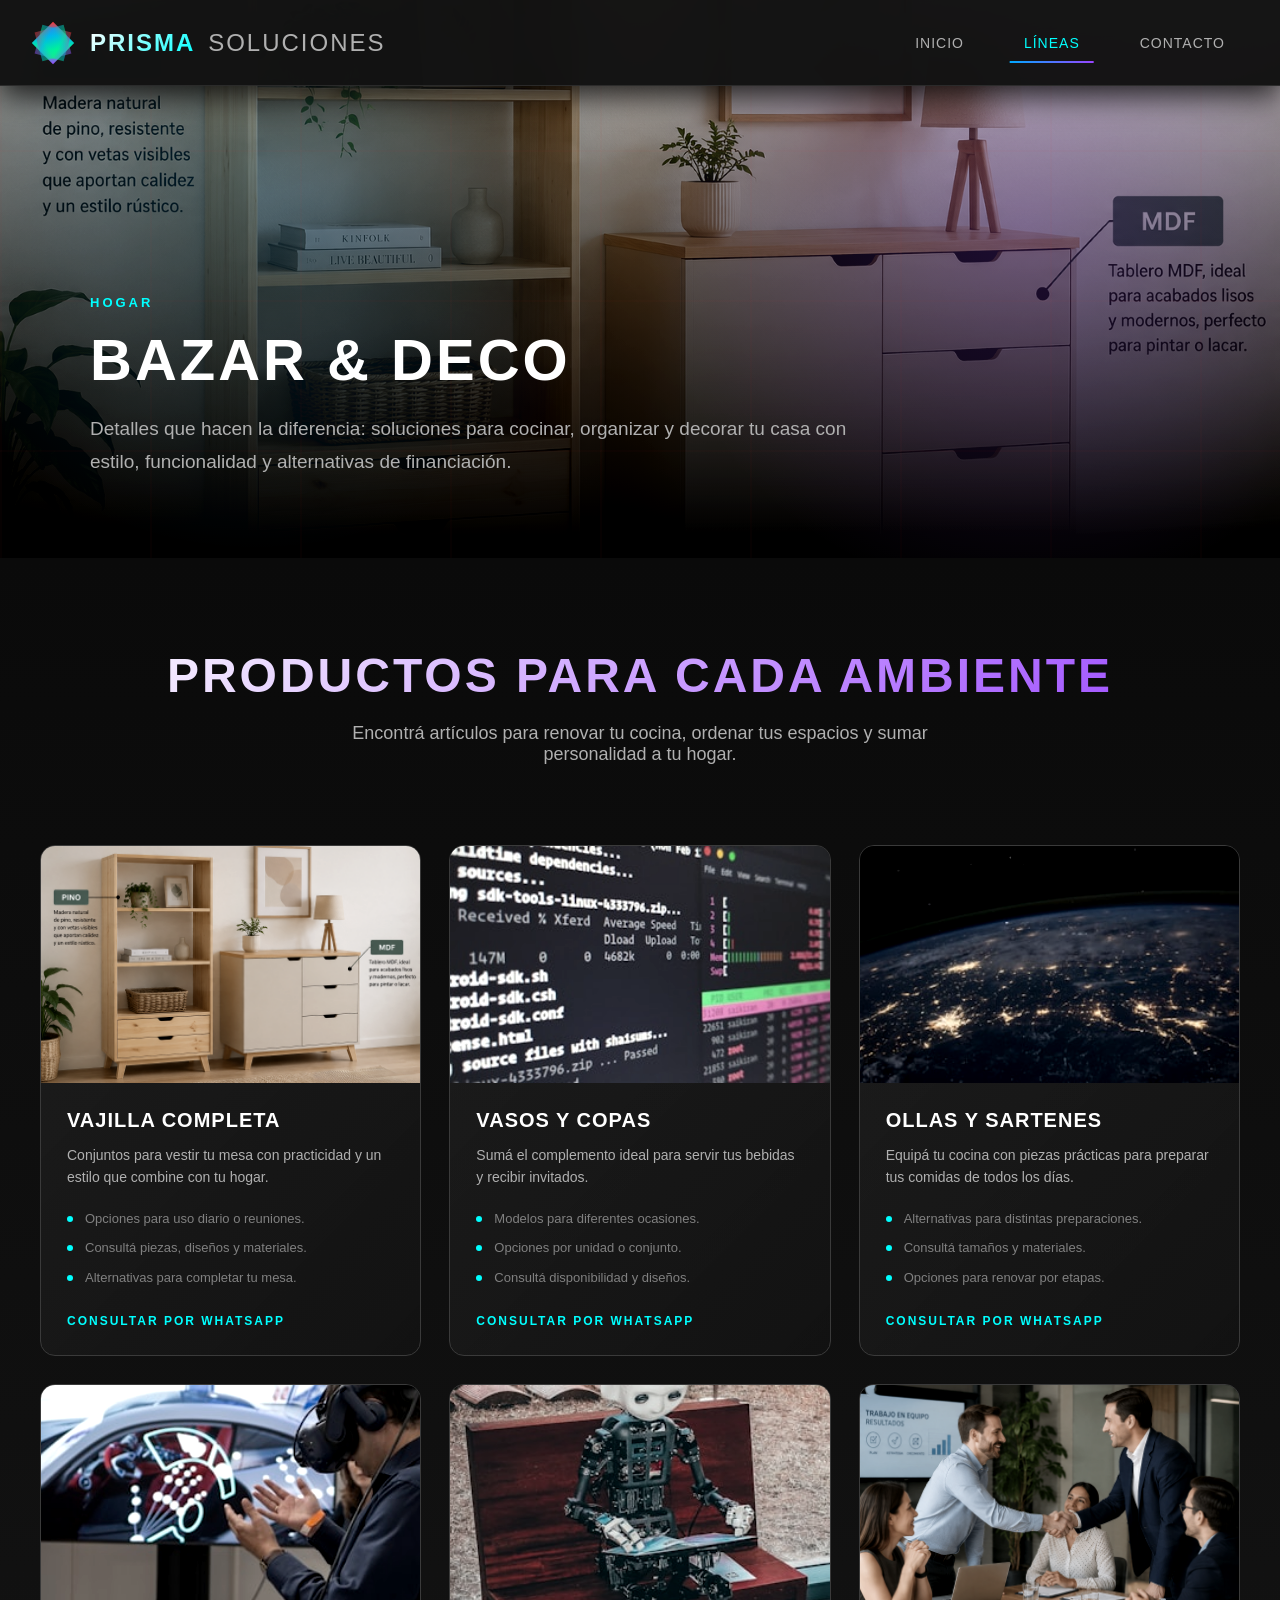
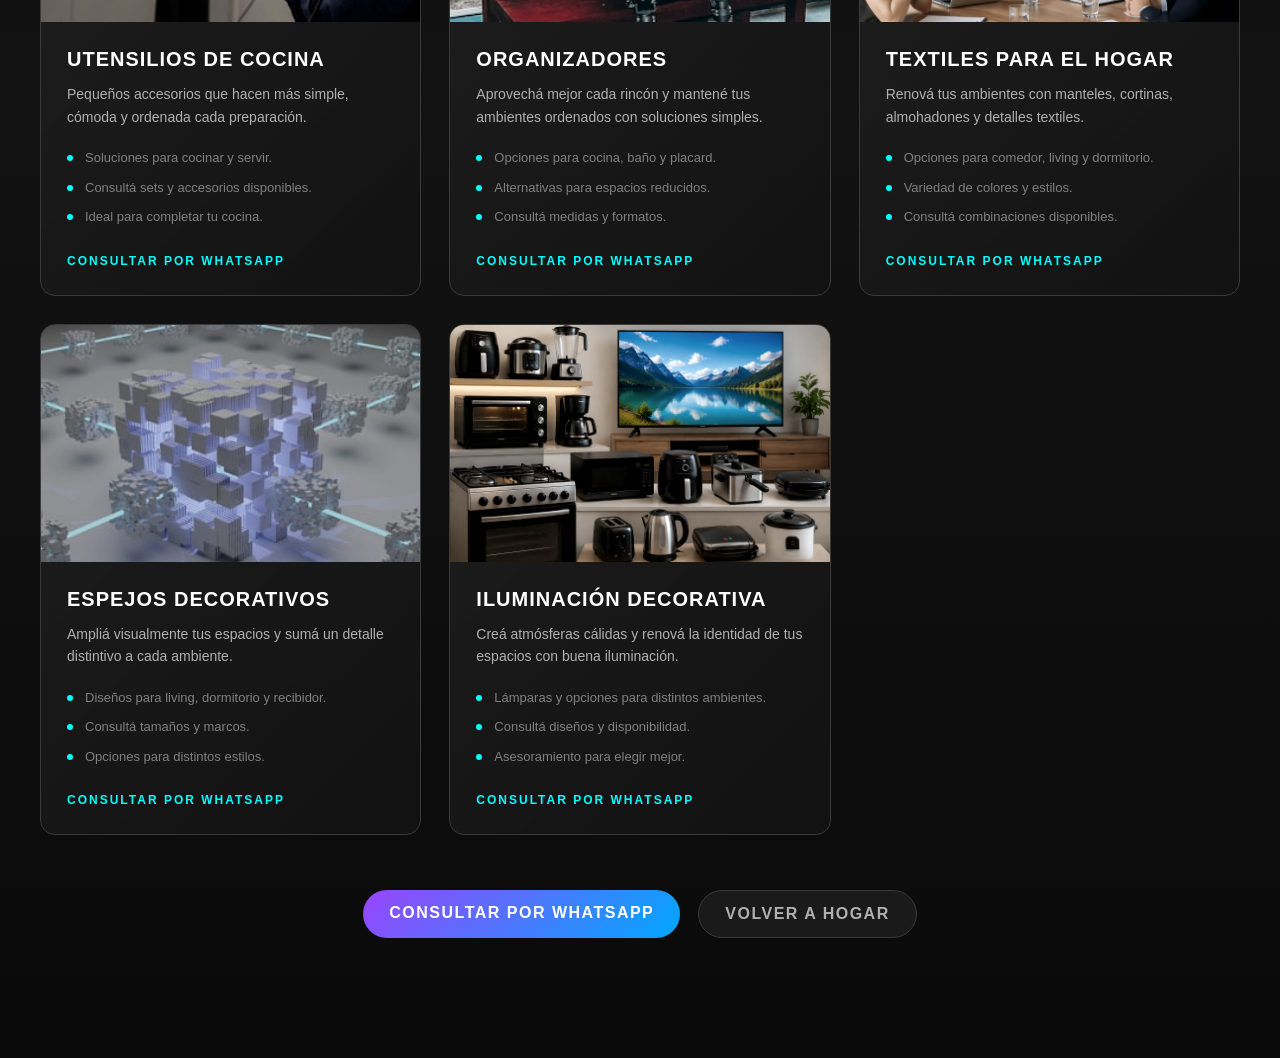
<file: bazar-deco.html>
<!DOCTYPE html>
<html lang="es">
<head>
    <meta charset="UTF-8">
    <meta name="viewport" content="width=device-width, initial-scale=1.0">
    <title>Bazar &amp; Deco | PRISMA SOLUCIONES</title>
    <link rel="stylesheet" href="styles.css">
</head>
<body>
    <header class="header scrolled" id="header">
        <nav class="nav-container">
            <a href="index.html#home" class="logo">
                <div class="logo-icon">
                    <div class="logo-prism">
                        <div class="prism-shape"></div>
                    </div>
                </div>
                <span class="logo-text">
                    <span class="prism">PRISMA</span>
                    <span class="flux">SOLUCIONES</span>
                </span>
            </a>
            <ul class="nav-menu">
                <li><a href="index.html#home" class="nav-link">Inicio</a></li>
                <li><a href="index.html#stats" class="nav-link active">Líneas</a></li>
                <li><a href="index.html#contact" class="nav-link">Contacto</a></li>
            </ul>
        </nav>
    </header>

    <main>
        <section class="detail-hero" style="--detail-image: url('images/carruselMuebles.png');">
            <div class="detail-hero-content">
                <div class="detail-kicker">Hogar</div>
                <h1 class="detail-title">Bazar &amp; Deco</h1>
                <p class="detail-intro">Detalles que hacen la diferencia: soluciones para cocinar, organizar y decorar tu casa con estilo, funcionalidad y alternativas de financiación.</p>
            </div>
        </section>

        <section class="products-section">
            <div class="section-header">
                <h2 class="section-title">Productos para cada ambiente</h2>
                <p class="section-subtitle">Encontrá artículos para renovar tu cocina, ordenar tus espacios y sumar personalidad a tu hogar.</p>
            </div>

            <div class="products-grid">
                <article class="product-card">
                    <div class="product-image">
                        <img src="images/carruselMuebles.png" alt="Vajilla completa">
                    </div>
                    <div class="product-content">
                        <h3 class="product-title">Vajilla completa</h3>
                        <p class="product-description">Conjuntos para vestir tu mesa con practicidad y un estilo que combine con tu hogar.</p>
                        <ul class="product-details">
                            <li>Opciones para uso diario o reuniones.</li>
                            <li>Consultá piezas, diseños y materiales.</li>
                            <li>Alternativas para completar tu mesa.</li>
                        </ul>
                        <a class="product-cta" href="https://wa.me/5493624216834?text=Hola%2C%20quiero%20consultar%20por%20Vajilla%20completa." target="_blank" rel="noopener">Consultar por WhatsApp</a>
                    </div>
                </article>

                <article class="product-card">
                    <div class="product-image">
                        <img src="images/data-nexus.jpg" alt="Vasos y copas">
                    </div>
                    <div class="product-content">
                        <h3 class="product-title">Vasos y copas</h3>
                        <p class="product-description">Sumá el complemento ideal para servir tus bebidas y recibir invitados.</p>
                        <ul class="product-details">
                            <li>Modelos para diferentes ocasiones.</li>
                            <li>Opciones por unidad o conjunto.</li>
                            <li>Consultá disponibilidad y diseños.</li>
                        </ul>
                        <a class="product-cta" href="https://wa.me/5493624216834?text=Hola%2C%20quiero%20consultar%20por%20Vasos%20y%20copas." target="_blank" rel="noopener">Consultar por WhatsApp</a>
                    </div>
                </article>

                <article class="product-card">
                    <div class="product-image">
                        <img src="images/quantum-cloud.jpg" alt="Ollas y sartenes">
                    </div>
                    <div class="product-content">
                        <h3 class="product-title">Ollas y sartenes</h3>
                        <p class="product-description">Equipá tu cocina con piezas prácticas para preparar tus comidas de todos los días.</p>
                        <ul class="product-details">
                            <li>Alternativas para distintas preparaciones.</li>
                            <li>Consultá tamaños y materiales.</li>
                            <li>Opciones para renovar por etapas.</li>
                        </ul>
                        <a class="product-cta" href="https://wa.me/5493624216834?text=Hola%2C%20quiero%20consultar%20por%20Ollas%20y%20sartenes." target="_blank" rel="noopener">Consultar por WhatsApp</a>
                    </div>
                </article>

                <article class="product-card">
                    <div class="product-image">
                        <img src="images/ar-interface.jpg" alt="Utensilios de cocina">
                    </div>
                    <div class="product-content">
                        <h3 class="product-title">Utensilios de cocina</h3>
                        <p class="product-description">Pequeños accesorios que hacen más simple, cómoda y ordenada cada preparación.</p>
                        <ul class="product-details">
                            <li>Soluciones para cocinar y servir.</li>
                            <li>Consultá sets y accesorios disponibles.</li>
                            <li>Ideal para completar tu cocina.</li>
                        </ul>
                        <a class="product-cta" href="https://wa.me/5493624216834?text=Hola%2C%20quiero%20consultar%20por%20Utensilios%20de%20cocina." target="_blank" rel="noopener">Consultar por WhatsApp</a>
                    </div>
                </article>

                <article class="product-card">
                    <div class="product-image">
                        <img src="images/neural-network.jpg" alt="Organizadores para el hogar">
                    </div>
                    <div class="product-content">
                        <h3 class="product-title">Organizadores</h3>
                        <p class="product-description">Aprovechá mejor cada rincón y mantené tus ambientes ordenados con soluciones simples.</p>
                        <ul class="product-details">
                            <li>Opciones para cocina, baño y placard.</li>
                            <li>Alternativas para espacios reducidos.</li>
                            <li>Consultá medidas y formatos.</li>
                        </ul>
                        <a class="product-cta" href="https://wa.me/5493624216834?text=Hola%2C%20quiero%20consultar%20por%20Organizadores." target="_blank" rel="noopener">Consultar por WhatsApp</a>
                    </div>
                </article>

                <article class="product-card">
                    <div class="product-image">
                        <img src="images/carruselEquipo.png" alt="Textiles para el hogar">
                    </div>
                    <div class="product-content">
                        <h3 class="product-title">Textiles para el hogar</h3>
                        <p class="product-description">Renová tus ambientes con manteles, cortinas, almohadones y detalles textiles.</p>
                        <ul class="product-details">
                            <li>Opciones para comedor, living y dormitorio.</li>
                            <li>Variedad de colores y estilos.</li>
                            <li>Consultá combinaciones disponibles.</li>
                        </ul>
                        <a class="product-cta" href="https://wa.me/5493624216834?text=Hola%2C%20quiero%20consultar%20por%20Textiles%20para%20el%20hogar." target="_blank" rel="noopener">Consultar por WhatsApp</a>
                    </div>
                </article>

                <article class="product-card">
                    <div class="product-image">
                        <img src="images/blockchain-vault.jpg" alt="Espejos decorativos">
                    </div>
                    <div class="product-content">
                        <h3 class="product-title">Espejos decorativos</h3>
                        <p class="product-description">Ampliá visualmente tus espacios y sumá un detalle distintivo a cada ambiente.</p>
                        <ul class="product-details">
                            <li>Diseños para living, dormitorio y recibidor.</li>
                            <li>Consultá tamaños y marcos.</li>
                            <li>Opciones para distintos estilos.</li>
                        </ul>
                        <a class="product-cta" href="https://wa.me/5493624216834?text=Hola%2C%20quiero%20consultar%20por%20Espejos%20decorativos." target="_blank" rel="noopener">Consultar por WhatsApp</a>
                    </div>
                </article>

                <article class="product-card">
                    <div class="product-image">
                        <img src="images/carruselElectro.png" alt="Iluminación decorativa">
                    </div>
                    <div class="product-content">
                        <h3 class="product-title">Iluminación decorativa</h3>
                        <p class="product-description">Creá atmósferas cálidas y renová la identidad de tus espacios con buena iluminación.</p>
                        <ul class="product-details">
                            <li>Lámparas y opciones para distintos ambientes.</li>
                            <li>Consultá diseños y disponibilidad.</li>
                            <li>Asesoramiento para elegir mejor.</li>
                        </ul>
                        <a class="product-cta" href="https://wa.me/5493624216834?text=Hola%2C%20quiero%20consultar%20por%20Iluminaci%C3%B3n%20decorativa." target="_blank" rel="noopener">Consultar por WhatsApp</a>
                    </div>
                </article>
            </div>

            <div class="detail-actions">
                <a class="detail-button" href="https://wa.me/5493624216834?text=Hola%2C%20quiero%20consultar%20por%20Bazar%20%26%20Deco." target="_blank" rel="noopener">Consultar por WhatsApp</a>
                <a class="detail-button secondary" href="hogar.html">Volver a hogar</a>
            </div>
        </section>
    </main>
</body>
</html>
</file>
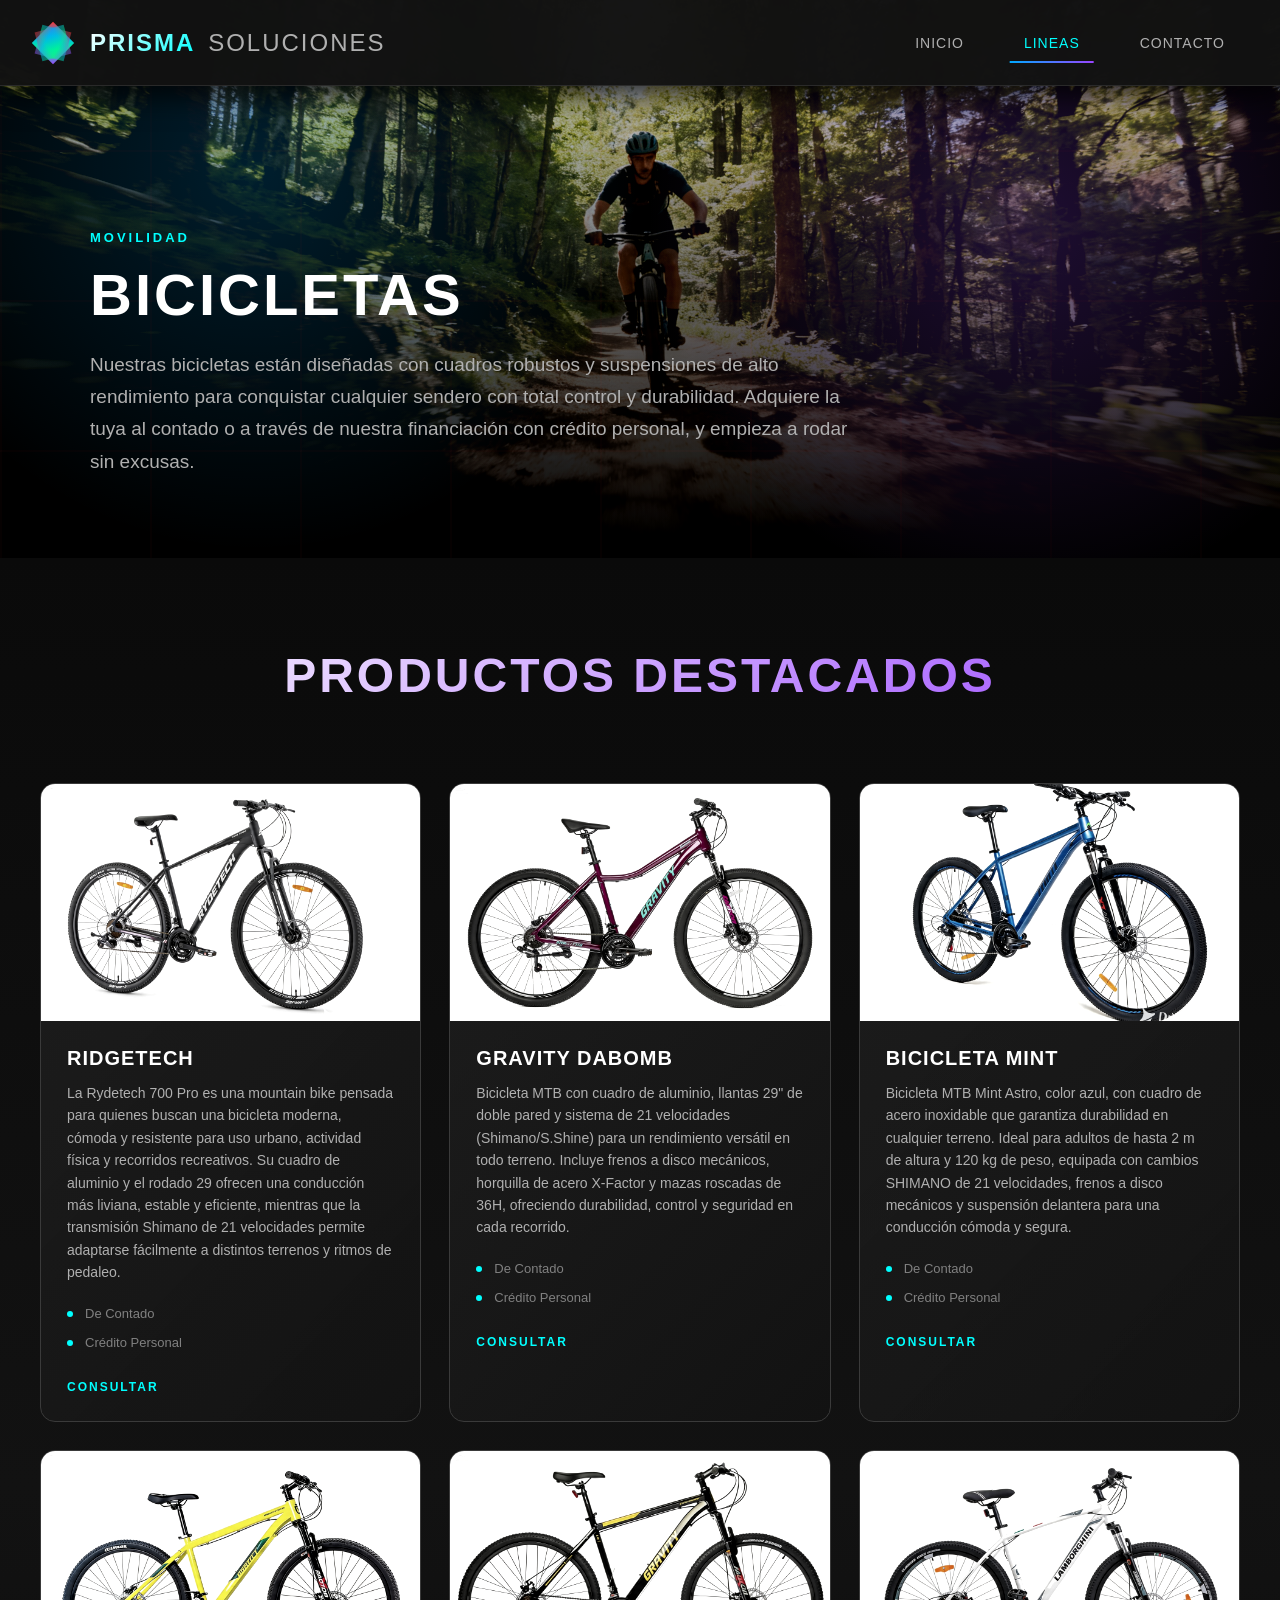
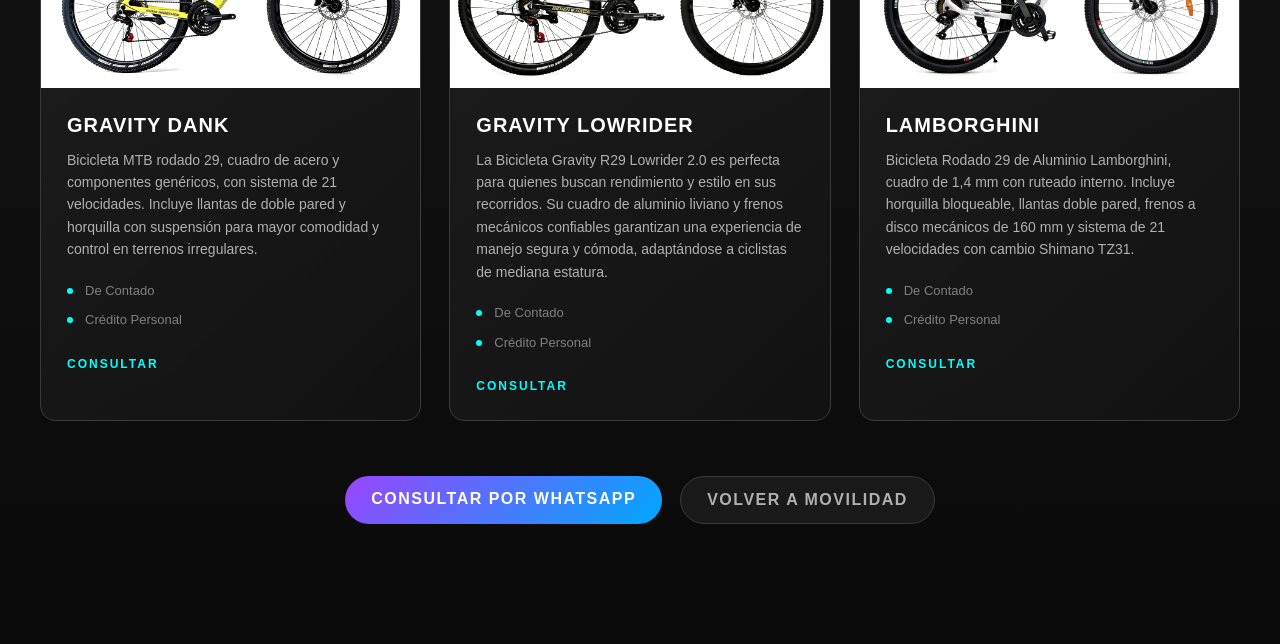
<file: bicicletas.html>
<!DOCTYPE html>
<html lang="es">
<head>
    <meta charset="UTF-8">
    <meta name="viewport" content="width=device-width, initial-scale=1.0">
    <title>Bicicletas | PRISMA SOLUCIONES</title>
    <link rel="stylesheet" href="styles.css">
</head>
<body>
    <header class="header scrolled" id="header">
        <nav class="nav-container">
            <a href="index.html#home" class="logo">
                <div class="logo-icon">
                    <div class="logo-prism">
                        <div class="prism-shape"></div>
                    </div>
                </div>
                <span class="logo-text">
                    <span class="prism">PRISMA</span>
                    <span class="flux">SOLUCIONES</span>
                </span>
            </a>
            <ul class="nav-menu">
                <li><a href="index.html#home" class="nav-link">Inicio</a></li>
                <li><a href="index.html#stats" class="nav-link active">Lineas</a></li>
                <li><a href="index.html#contact" class="nav-link">Contacto</a></li>
            </ul>
        </nav>
    </header>

    <main>
        <section class="detail-hero" style="--detail-image: url('images/movilidad/bicicletas/portadaBicicletas.png');">
            <div class="detail-hero-content">
                <div class="detail-kicker">Movilidad</div>
                <h1 class="detail-title">Bicicletas</h1>
                <p class="detail-intro">Nuestras bicicletas están diseñadas con cuadros robustos y suspensiones de alto rendimiento para conquistar cualquier sendero con total control y durabilidad. Adquiere la tuya al contado o a través de nuestra financiación con crédito personal, y empieza a rodar sin excusas.</p>
            </div>
        </section>

        <section class="products-section">
            <div class="section-header">
                <h2 class="section-title">Productos destacados</h2>
                <p class="section-subtitle"></p>
            </div>

            <div class="products-grid">
                <article class="product-card">
                    <div class="product-image">
                        <img src="./images/movilidad/bicicletas/1.png" alt="Bicicleta urbana">
                    </div>
                    <div class="product-content">
                        <h3 class="product-title">Ridgetech</h3>
                        <p class="product-description">La Rydetech 700 Pro es una mountain bike pensada para quienes buscan una bicicleta moderna, cómoda y resistente para uso urbano, actividad física y recorridos recreativos. Su cuadro de aluminio y el rodado 29 ofrecen una conducción más liviana, estable y eficiente, mientras que la transmisión Shimano de 21 velocidades permite adaptarse fácilmente a distintos terrenos y ritmos de pedaleo.</p>
                        <ul class="product-details">
                            <li>De Contado</li>
                            <li>Crédito Personal</li>
                          
                        </ul>
                        <a class="product-cta" href="https://wa.link/70dsis" target="_blank" rel="noopener">Consultar</a>
                    </div>
                </article>

                <article class="product-card">
                    <div class="product-image">
                        <img src="images/movilidad/bicicletas/2.png" alt="Mountain bike">
                    </div>
                    <div class="product-content">
                        <h3 class="product-title">GRAVITY DABOMB</h3>
                        <p class="product-description">Bicicleta MTB con cuadro de aluminio, llantas 29" de doble pared y sistema de 21 velocidades (Shimano/S.Shine) para un rendimiento versátil en todo terreno. Incluye frenos a disco mecánicos, horquilla de acero X-Factor y mazas roscadas de 36H, ofreciendo durabilidad, control y seguridad en cada recorrido.</p>
                        <ul class="product-details">
                            <li>De Contado</li>
                            <li>Crédito Personal</li>
                        </ul>
                        <a class="product-cta" href="https://wa.link/70dsis" target="_blank" rel="noopener">Consultar</a>
                    </div>
                </article>

                <article class="product-card">
                    <div class="product-image">
                        <img src="images/movilidad/bicicletas/3.png" alt="Bicicleta electrica">
                    </div>
                    <div class="product-content">
                        <h3 class="product-title">Bicicleta mint</h3>
                        <p class="product-description">Bicicleta MTB Mint Astro, color azul, con cuadro de acero inoxidable que garantiza durabilidad en cualquier terreno. Ideal para adultos de hasta 2 m de altura y 120 kg de peso, equipada con cambios SHIMANO de 21 velocidades, frenos a disco mecánicos y suspensión delantera para una conducción cómoda y segura.</p>
                        <ul class="product-details">
                            <li>De Contado</li>
                            <li>Crédito Personal</li>
                        </ul>
                        <a class="product-cta" href="https://wa.link/70dsis" target="_blank" rel="noopener">Consultar</a>
                    </div>
                </article>

                <article class="product-card">
                    <div class="product-image">
                        <img src="images/movilidad/bicicletas/4.png" alt="Bicicleta infantil">
                    </div>
                    <div class="product-content">
                        <h3 class="product-title">GRAVITY DANK</h3>
                        <p class="product-description">Bicicleta MTB rodado 29, cuadro de acero y componentes genéricos, con sistema de 21 velocidades. Incluye llantas de doble pared y horquilla con suspensión para mayor comodidad y control en terrenos irregulares.</p>
                        <ul class="product-details">
                            <li>De Contado</li>
                            <li>Crédito Personal</li>
                        </ul>
                        <a class="product-cta" href="https://wa.link/70dsis" target="_blank" rel="noopener">Consultar</a>
                    </div>
                </article>

                <article class="product-card">
                    <div class="product-image">
                        <img src="images/movilidad/bicicletas/5.png" alt="Bicicleta plegable">
                    </div>
                    <div class="product-content">
                        <h3 class="product-title">Gravity Lowrider</h3>
                        <p class="product-description">La Bicicleta Gravity R29 Lowrider 2.0 es perfecta para quienes buscan rendimiento y estilo en sus recorridos. Su cuadro de aluminio liviano y frenos mecánicos confiables garantizan una experiencia de manejo segura y cómoda, adaptándose a ciclistas de mediana estatura.</p>
                        <ul class="product-details">
                            <li>De Contado</li>
                            <li>Crédito Personal</li>
                           
                        </ul>
                        <a class="product-cta" href="https://wa.link/70dsis" target="_blank" rel="noopener">Consultar</a>
                    </div>
                </article>

                <article class="product-card">
                    <div class="product-image">
                        <img src="images/movilidad/bicicletas/6.png" alt="Bicicleta usada seleccionada">
                    </div>
                    <div class="product-content">
                        <h3 class="product-title">Lamborghini</h3>
                        <p class="product-description">Bicicleta Rodado 29 de Aluminio Lamborghini, cuadro de 1,4 mm con ruteado interno. Incluye horquilla bloqueable, llantas doble pared, frenos a disco mecánicos de 160 mm y sistema de 21 velocidades con cambio Shimano TZ31.</p>
                        <ul class="product-details">
                            <li>De Contado</li>
                            <li>Crédito Personal</li>
                          
                        </ul>
                        <a class="product-cta" href="https://wa.link/70dsis" target="_blank" rel="noopener">Consultar</a>
                    </div>
                </article>
            </div>

            <div class="detail-actions">
                <a class="detail-button" href="https://wa.link/70dsis" target="_blank" rel="noopener">Consultar por WhatsApp</a>
                <a class="detail-button secondary" href="movilidad.html">Volver a movilidad</a>
            </div>
        </section>
    </main>
</body>
</html>
</file>
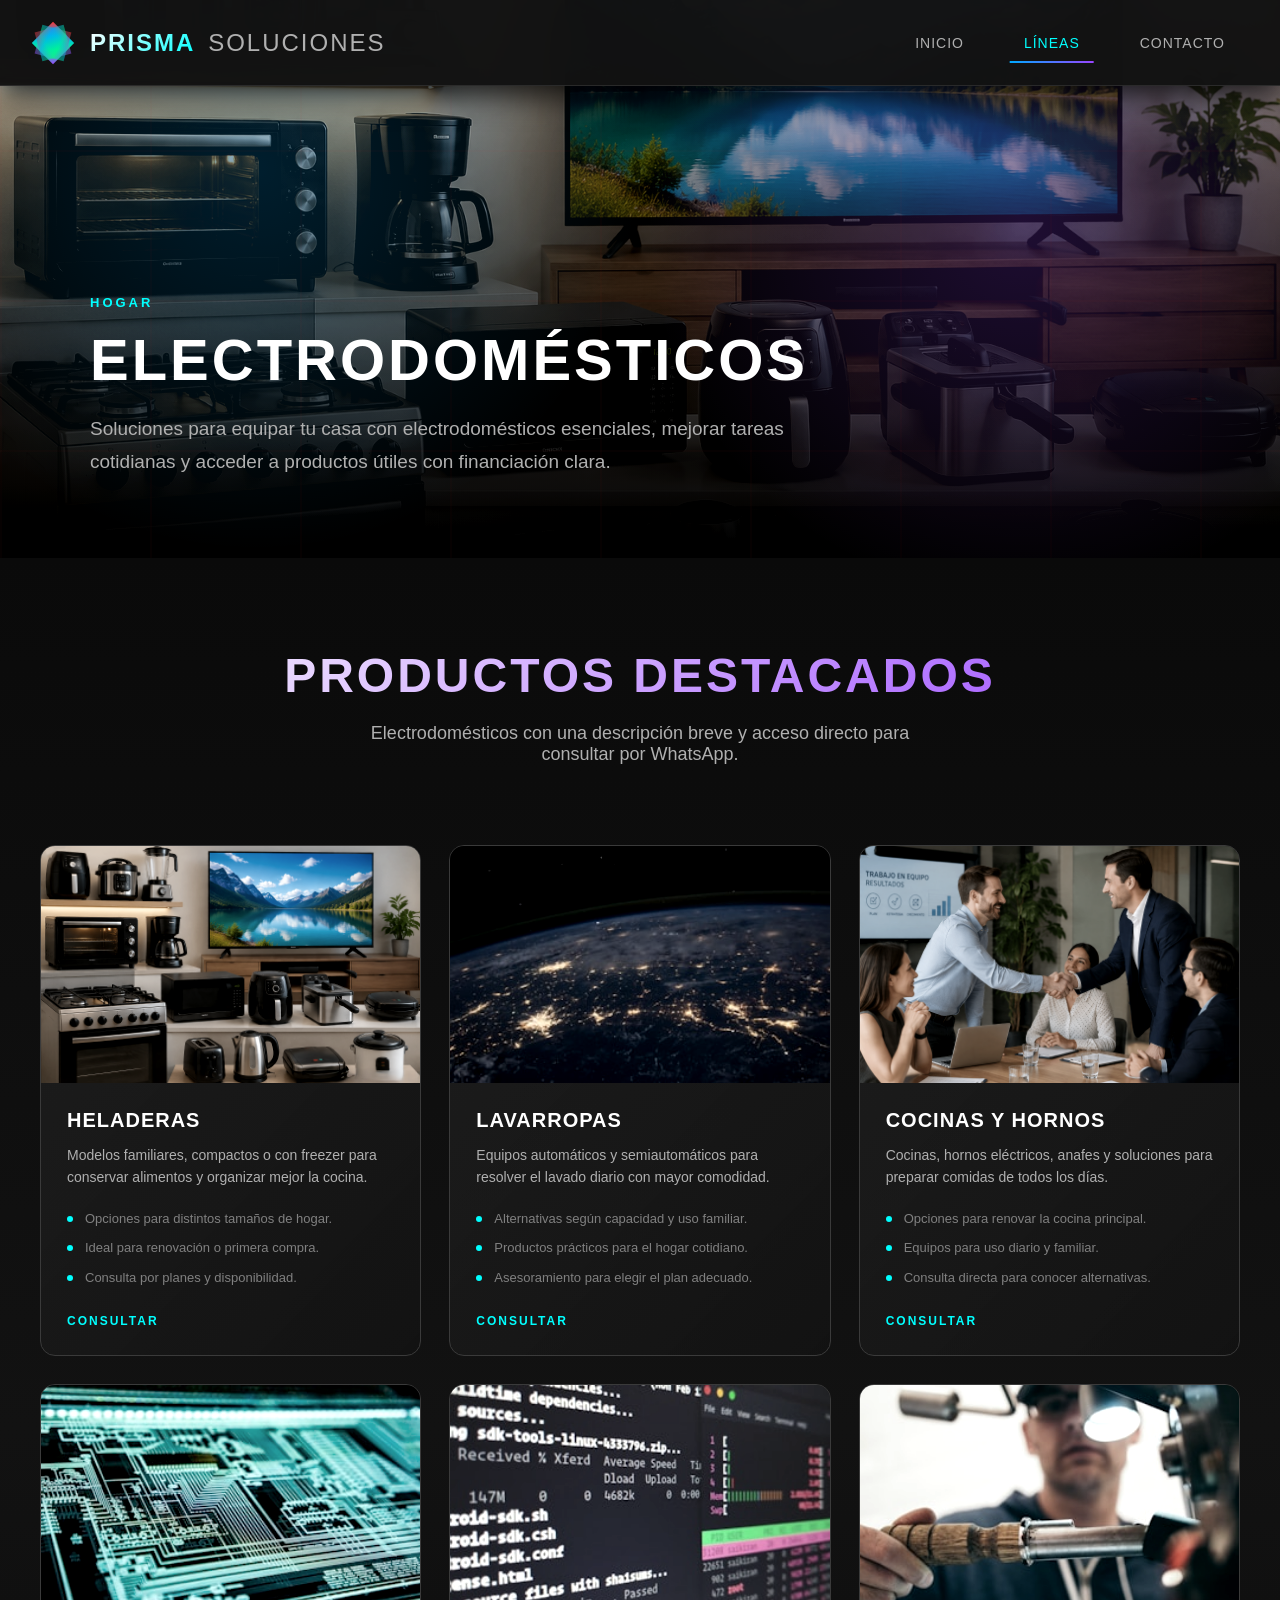
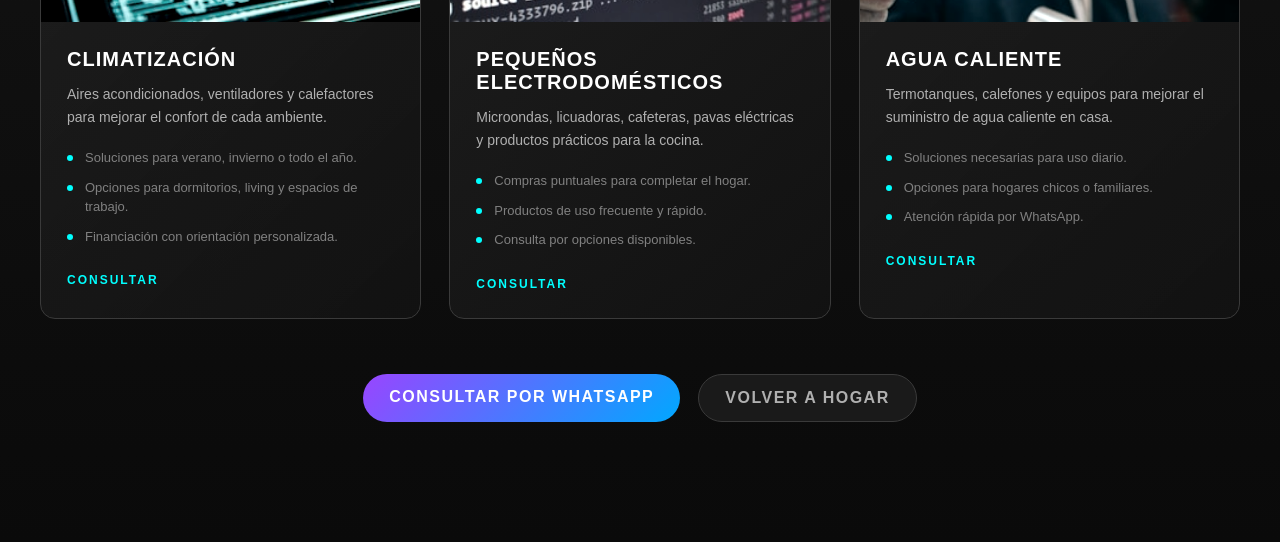
<file: electrodomesticos.html>
<!DOCTYPE html>
<html lang="es">
<head>
    <meta charset="UTF-8">
    <meta name="viewport" content="width=device-width, initial-scale=1.0">
    <title>Electrodomésticos | PRISMA SOLUCIONES</title>
    <link rel="stylesheet" href="styles.css">
</head>
<body>
    <header class="header scrolled" id="header">
        <nav class="nav-container">
            <a href="index.html#home" class="logo">
                <div class="logo-icon">
                    <div class="logo-prism">
                        <div class="prism-shape"></div>
                    </div>
                </div>
                <span class="logo-text">
                    <span class="prism">PRISMA</span>
                    <span class="flux">SOLUCIONES</span>
                </span>
            </a>
            <ul class="nav-menu">
                <li><a href="index.html#home" class="nav-link">Inicio</a></li>
                <li><a href="index.html#stats" class="nav-link active">Líneas</a></li>
                <li><a href="index.html#contact" class="nav-link">Contacto</a></li>
            </ul>
        </nav>
    </header>

    <main>
        <section class="detail-hero" style="--detail-image: url('images/carruselElectro.png');">
            <div class="detail-hero-content">
                <div class="detail-kicker">Hogar</div>
                <h1 class="detail-title">Electrodomésticos</h1>
                <p class="detail-intro">Soluciones para equipar tu casa con electrodomésticos esenciales, mejorar tareas cotidianas y acceder a productos útiles con financiación clara.</p>
            </div>
        </section>

        <section class="products-section">
            <div class="section-header">
                <h2 class="section-title">Productos destacados</h2>
                <p class="section-subtitle">Electrodomésticos con una descripción breve y acceso directo para consultar por WhatsApp.</p>
            </div>

            <div class="products-grid">
                <article class="product-card">
                    <div class="product-image">
                        <img src="images/carruselElectro.png" alt="Heladera familiar">
                    </div>
                    <div class="product-content">
                        <h3 class="product-title">Heladeras</h3>
                        <p class="product-description">Modelos familiares, compactos o con freezer para conservar alimentos y organizar mejor la cocina.</p>
                        <ul class="product-details">
                            <li>Opciones para distintos tamaños de hogar.</li>
                            <li>Ideal para renovación o primera compra.</li>
                            <li>Consulta por planes y disponibilidad.</li>
                        </ul>
                        <a class="product-cta" href="https://wa.link/70dsis" target="_blank" rel="noopener">Consultar</a>
                    </div>
                </article>

                <article class="product-card">
                    <div class="product-image">
                        <img src="images/quantum-cloud.jpg" alt="Lavarropas automático">
                    </div>
                    <div class="product-content">
                        <h3 class="product-title">Lavarropas</h3>
                        <p class="product-description">Equipos automáticos y semiautomáticos para resolver el lavado diario con mayor comodidad.</p>
                        <ul class="product-details">
                            <li>Alternativas según capacidad y uso familiar.</li>
                            <li>Productos prácticos para el hogar cotidiano.</li>
                            <li>Asesoramiento para elegir el plan adecuado.</li>
                        </ul>
                        <a class="product-cta" href="https://wa.link/70dsis" target="_blank" rel="noopener">Consultar</a>
                    </div>
                </article>

                <article class="product-card">
                    <div class="product-image">
                        <img src="images/carruselEquipo.png" alt="Cocina y horno">
                    </div>
                    <div class="product-content">
                        <h3 class="product-title">Cocinas y hornos</h3>
                        <p class="product-description">Cocinas, hornos eléctricos, anafes y soluciones para preparar comidas de todos los días.</p>
                        <ul class="product-details">
                            <li>Opciones para renovar la cocina principal.</li>
                            <li>Equipos para uso diario y familiar.</li>
                            <li>Consulta directa para conocer alternativas.</li>
                        </ul>
                        <a class="product-cta" href="https://wa.link/70dsis" target="_blank" rel="noopener">Consultar</a>
                    </div>
                </article>

                <article class="product-card">
                    <div class="product-image">
                        <img src="images/cyber-defense.jpg" alt="Aire acondicionado">
                    </div>
                    <div class="product-content">
                        <h3 class="product-title">Climatización</h3>
                        <p class="product-description">Aires acondicionados, ventiladores y calefactores para mejorar el confort de cada ambiente.</p>
                        <ul class="product-details">
                            <li>Soluciones para verano, invierno o todo el año.</li>
                            <li>Opciones para dormitorios, living y espacios de trabajo.</li>
                            <li>Financiación con orientación personalizada.</li>
                        </ul>
                        <a class="product-cta" href="https://wa.link/70dsis" target="_blank" rel="noopener">Consultar</a>
                    </div>
                </article>

                <article class="product-card">
                    <div class="product-image">
                        <img src="images/data-nexus.jpg" alt="Pequeños electrodomésticos">
                    </div>
                    <div class="product-content">
                        <h3 class="product-title">Pequeños electrodomésticos</h3>
                        <p class="product-description">Microondas, licuadoras, cafeteras, pavas eléctricas y productos prácticos para la cocina.</p>
                        <ul class="product-details">
                            <li>Compras puntuales para completar el hogar.</li>
                            <li>Productos de uso frecuente y rápido.</li>
                            <li>Consulta por opciones disponibles.</li>
                        </ul>
                        <a class="product-cta" href="https://wa.link/70dsis" target="_blank" rel="noopener">Consultar</a>
                    </div>
                </article>

                <article class="product-card">
                    <div class="product-image">
                        <img src="images/iot-matrix.jpg" alt="Termotanque o calefón">
                    </div>
                    <div class="product-content">
                        <h3 class="product-title">Agua caliente</h3>
                        <p class="product-description">Termotanques, calefones y equipos para mejorar el suministro de agua caliente en casa.</p>
                        <ul class="product-details">
                            <li>Soluciones necesarias para uso diario.</li>
                            <li>Opciones para hogares chicos o familiares.</li>
                            <li>Atención rápida por WhatsApp.</li>
                        </ul>
                        <a class="product-cta" href="https://wa.link/70dsis" target="_blank" rel="noopener">Consultar</a>
                    </div>
                </article>
            </div>

            <div class="detail-actions">
                <a class="detail-button" href="https://wa.link/70dsis" target="_blank" rel="noopener">Consultar por WhatsApp</a>
                <a class="detail-button secondary" href="hogar.html">Volver a hogar</a>
            </div>
        </section>
    </main>
</body>
</html>
</file>
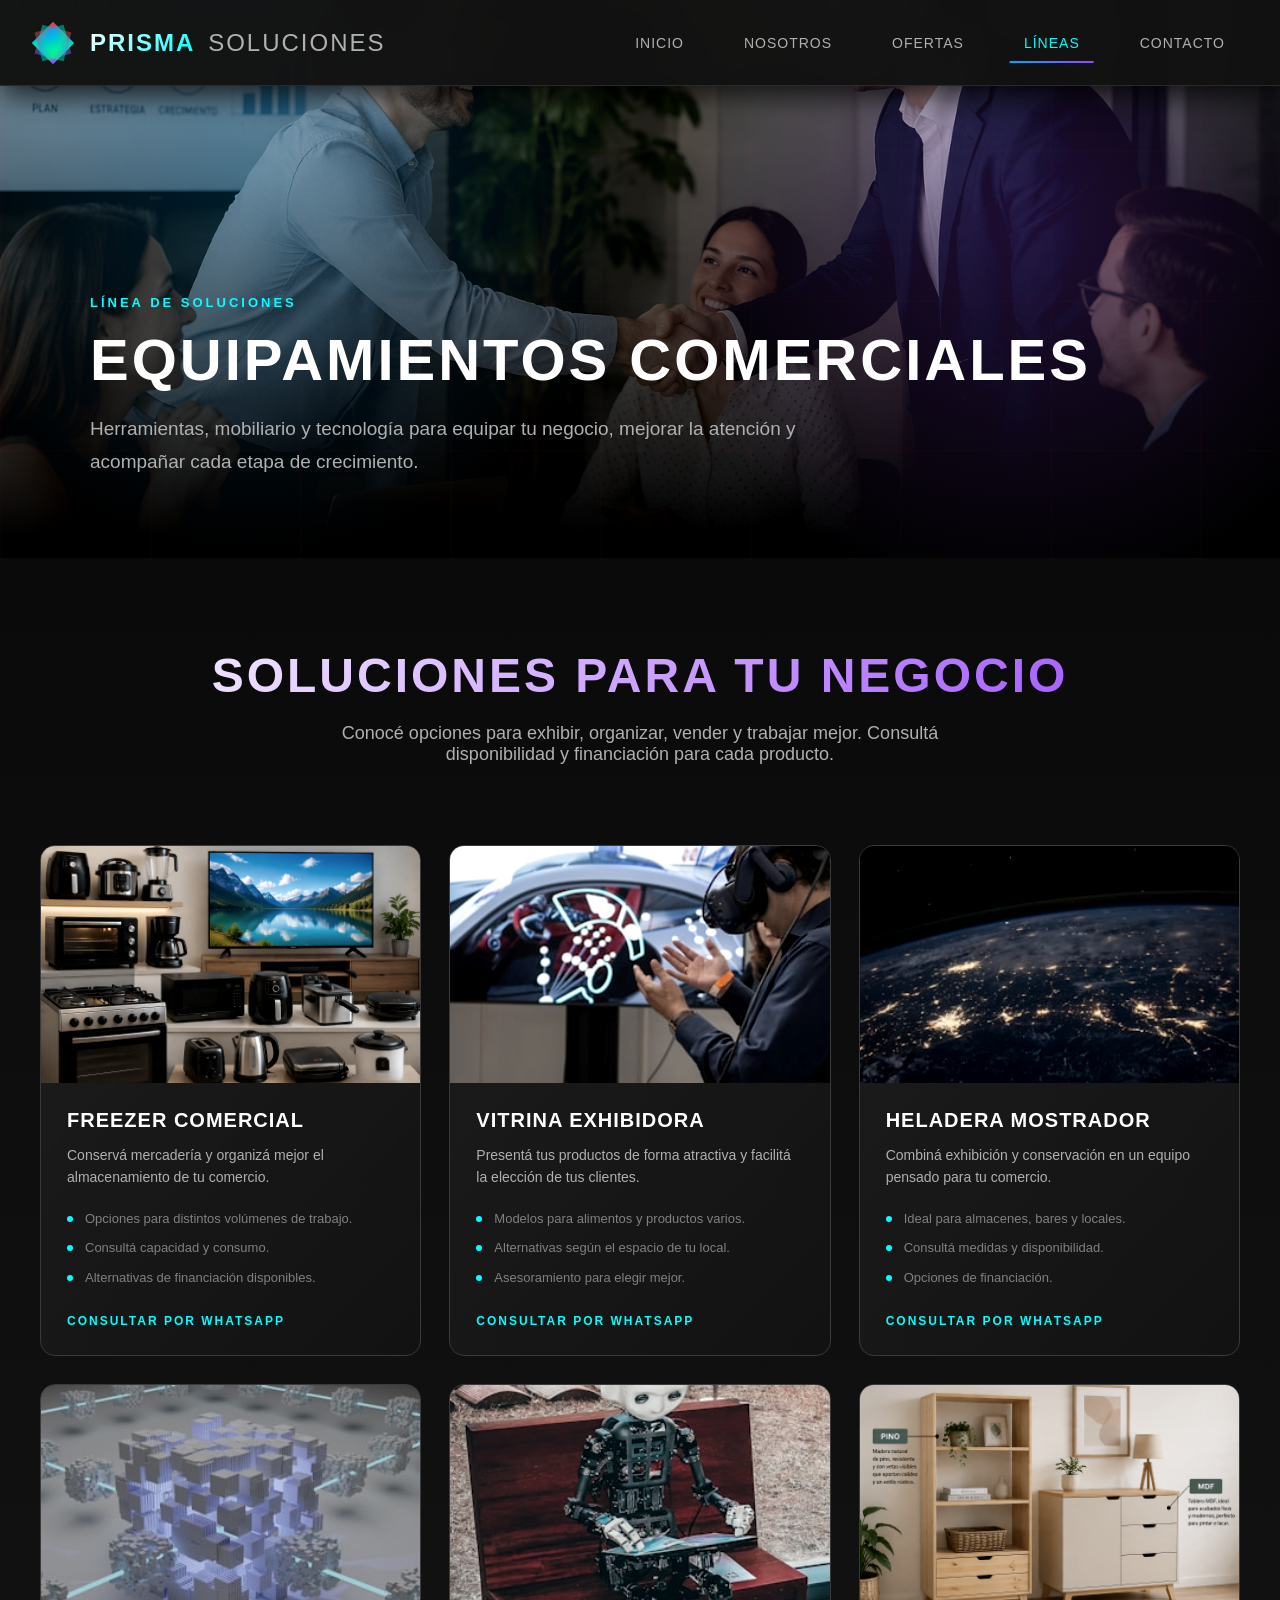
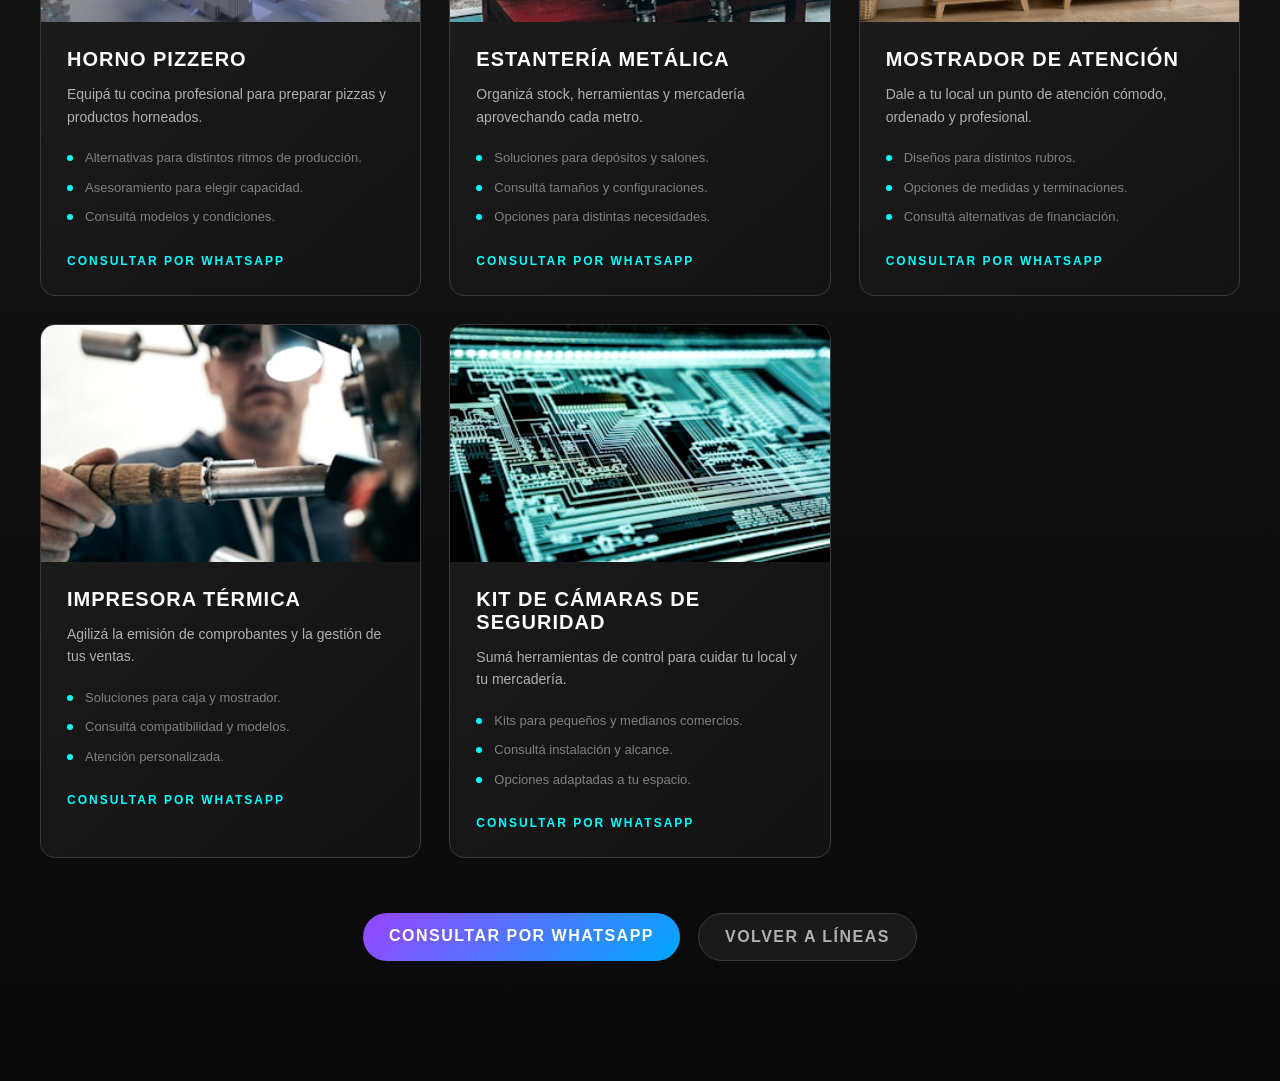
<file: equipamientos-comerciales.html>
<!DOCTYPE html>
<html lang="es">
<head>
    <meta charset="UTF-8">
    <meta name="viewport" content="width=device-width, initial-scale=1.0">
    <title>Equipamientos comerciales | PRISMA SOLUCIONES</title>
    <link rel="stylesheet" href="styles.css">
</head>
<body>
    <header class="header scrolled" id="header">
        <nav class="nav-container">
            <a href="index.html#home" class="logo">
                <div class="logo-icon">
                    <div class="logo-prism">
                        <div class="prism-shape"></div>
                    </div>
                </div>
                <span class="logo-text">
                    <span class="prism">PRISMA</span>
                    <span class="flux">SOLUCIONES</span>
                </span>
            </a>

            <ul class="nav-menu">
                <li><a href="index.html#home" class="nav-link">Inicio</a></li>
                <li><a href="index.html#about" class="nav-link">Nosotros</a></li>
                <li><a href="ofertas.html" class="nav-link">Ofertas</a></li>
                <li><a href="index.html#stats" class="nav-link active">Líneas</a></li>
                <li><a href="index.html#contact" class="nav-link">Contacto</a></li>
            </ul>

            <div class="menu-toggle" id="menuToggle" aria-label="Abrir menú" role="button" tabindex="0">
                <span></span>
                <span></span>
                <span></span>
            </div>
        </nav>
    </header>

    <main>
        <section class="detail-hero" style="--detail-image: url('images/carruselEquipo.png');">
            <div class="detail-hero-content">
                <div class="detail-kicker">Línea de soluciones</div>
                <h1 class="detail-title">Equipamientos comerciales</h1>
                <p class="detail-intro">Herramientas, mobiliario y tecnología para equipar tu negocio, mejorar la atención y acompañar cada etapa de crecimiento.</p>
            </div>
        </section>

        <section class="products-section">
            <div class="section-header">
                <h2 class="section-title">Soluciones para tu negocio</h2>
                <p class="section-subtitle">Conocé opciones para exhibir, organizar, vender y trabajar mejor. Consultá disponibilidad y financiación para cada producto.</p>
            </div>

            <div class="products-grid">
                <article class="product-card">
                    <div class="product-image">
                        <img src="images/carruselElectro.png" alt="Freezer comercial">
                    </div>
                    <div class="product-content">
                        <h3 class="product-title">Freezer comercial</h3>
                        <p class="product-description">Conservá mercadería y organizá mejor el almacenamiento de tu comercio.</p>
                        <ul class="product-details">
                            <li>Opciones para distintos volúmenes de trabajo.</li>
                            <li>Consultá capacidad y consumo.</li>
                            <li>Alternativas de financiación disponibles.</li>
                        </ul>
                        <a class="product-cta" href="https://wa.me/5493624216834?text=Hola%2C%20quiero%20consultar%20por%20Freezer%20comercial." target="_blank" rel="noopener">Consultar por WhatsApp</a>
                    </div>
                </article>

                <article class="product-card">
                    <div class="product-image">
                        <img src="images/ar-interface.jpg" alt="Vitrina exhibidora">
                    </div>
                    <div class="product-content">
                        <h3 class="product-title">Vitrina exhibidora</h3>
                        <p class="product-description">Presentá tus productos de forma atractiva y facilitá la elección de tus clientes.</p>
                        <ul class="product-details">
                            <li>Modelos para alimentos y productos varios.</li>
                            <li>Alternativas según el espacio de tu local.</li>
                            <li>Asesoramiento para elegir mejor.</li>
                        </ul>
                        <a class="product-cta" href="https://wa.me/5493624216834?text=Hola%2C%20quiero%20consultar%20por%20Vitrina%20exhibidora." target="_blank" rel="noopener">Consultar por WhatsApp</a>
                    </div>
                </article>

                <article class="product-card">
                    <div class="product-image">
                        <img src="images/quantum-cloud.jpg" alt="Heladera mostrador">
                    </div>
                    <div class="product-content">
                        <h3 class="product-title">Heladera mostrador</h3>
                        <p class="product-description">Combiná exhibición y conservación en un equipo pensado para tu comercio.</p>
                        <ul class="product-details">
                            <li>Ideal para almacenes, bares y locales.</li>
                            <li>Consultá medidas y disponibilidad.</li>
                            <li>Opciones de financiación.</li>
                        </ul>
                        <a class="product-cta" href="https://wa.me/5493624216834?text=Hola%2C%20quiero%20consultar%20por%20Heladera%20mostrador." target="_blank" rel="noopener">Consultar por WhatsApp</a>
                    </div>
                </article>

                <article class="product-card">
                    <div class="product-image">
                        <img src="images/blockchain-vault.jpg" alt="Horno pizzero">
                    </div>
                    <div class="product-content">
                        <h3 class="product-title">Horno pizzero</h3>
                        <p class="product-description">Equipá tu cocina profesional para preparar pizzas y productos horneados.</p>
                        <ul class="product-details">
                            <li>Alternativas para distintos ritmos de producción.</li>
                            <li>Asesoramiento para elegir capacidad.</li>
                            <li>Consultá modelos y condiciones.</li>
                        </ul>
                        <a class="product-cta" href="https://wa.me/5493624216834?text=Hola%2C%20quiero%20consultar%20por%20Horno%20pizzero." target="_blank" rel="noopener">Consultar por WhatsApp</a>
                    </div>
                </article>

                <article class="product-card">
                    <div class="product-image">
                        <img src="images/neural-network.jpg" alt="Estantería metálica">
                    </div>
                    <div class="product-content">
                        <h3 class="product-title">Estantería metálica</h3>
                        <p class="product-description">Organizá stock, herramientas y mercadería aprovechando cada metro.</p>
                        <ul class="product-details">
                            <li>Soluciones para depósitos y salones.</li>
                            <li>Consultá tamaños y configuraciones.</li>
                            <li>Opciones para distintas necesidades.</li>
                        </ul>
                        <a class="product-cta" href="https://wa.me/5493624216834?text=Hola%2C%20quiero%20consultar%20por%20Estanter%C3%ADa%20met%C3%A1lica." target="_blank" rel="noopener">Consultar por WhatsApp</a>
                    </div>
                </article>

                <article class="product-card">
                    <div class="product-image">
                        <img src="images/carruselMuebles.png" alt="Mostrador de atención">
                    </div>
                    <div class="product-content">
                        <h3 class="product-title">Mostrador de atención</h3>
                        <p class="product-description">Dale a tu local un punto de atención cómodo, ordenado y profesional.</p>
                        <ul class="product-details">
                            <li>Diseños para distintos rubros.</li>
                            <li>Opciones de medidas y terminaciones.</li>
                            <li>Consultá alternativas de financiación.</li>
                        </ul>
                        <a class="product-cta" href="https://wa.me/5493624216834?text=Hola%2C%20quiero%20consultar%20por%20Mostrador%20de%20atenci%C3%B3n." target="_blank" rel="noopener">Consultar por WhatsApp</a>
                    </div>
                </article>

                <article class="product-card">
                    <div class="product-image">
                        <img src="images/iot-matrix.jpg" alt="Impresora térmica">
                    </div>
                    <div class="product-content">
                        <h3 class="product-title">Impresora térmica</h3>
                        <p class="product-description">Agilizá la emisión de comprobantes y la gestión de tus ventas.</p>
                        <ul class="product-details">
                            <li>Soluciones para caja y mostrador.</li>
                            <li>Consultá compatibilidad y modelos.</li>
                            <li>Atención personalizada.</li>
                        </ul>
                        <a class="product-cta" href="https://wa.me/5493624216834?text=Hola%2C%20quiero%20consultar%20por%20Impresora%20t%C3%A9rmica." target="_blank" rel="noopener">Consultar por WhatsApp</a>
                    </div>
                </article>

                <article class="product-card">
                    <div class="product-image">
                        <img src="images/cyber-defense.jpg" alt="Kit de cámaras de seguridad">
                    </div>
                    <div class="product-content">
                        <h3 class="product-title">Kit de cámaras de seguridad</h3>
                        <p class="product-description">Sumá herramientas de control para cuidar tu local y tu mercadería.</p>
                        <ul class="product-details">
                            <li>Kits para pequeños y medianos comercios.</li>
                            <li>Consultá instalación y alcance.</li>
                            <li>Opciones adaptadas a tu espacio.</li>
                        </ul>
                        <a class="product-cta" href="https://wa.me/5493624216834?text=Hola%2C%20quiero%20consultar%20por%20Kit%20de%20c%C3%A1maras%20de%20seguridad." target="_blank" rel="noopener">Consultar por WhatsApp</a>
                    </div>
                </article>
            </div>

            <div class="detail-actions">
                <a class="detail-button" href="https://wa.me/5493624216834?text=Hola%2C%20quiero%20consultar%20por%20equipamientos%20comerciales." target="_blank" rel="noopener">Consultar por WhatsApp</a>
                <a class="detail-button secondary" href="index.html#stats">Volver a líneas</a>
            </div>
        </section>
    </main>

    <script>
        const menuToggle = document.getElementById('menuToggle');
        const navMenu = document.querySelector('.nav-menu');

        function toggleMenu() {
            navMenu.classList.toggle('active');
            menuToggle.classList.toggle('active');
        }

        menuToggle.addEventListener('click', toggleMenu);
        menuToggle.addEventListener('keydown', (event) => {
            if (event.key === 'Enter' || event.key === ' ') {
                event.preventDefault();
                toggleMenu();
            }
        });

        navMenu.querySelectorAll('a').forEach((link) => {
            link.addEventListener('click', () => {
                navMenu.classList.remove('active');
                menuToggle.classList.remove('active');
            });
        });
    </script>
</body>
</html>
</file>
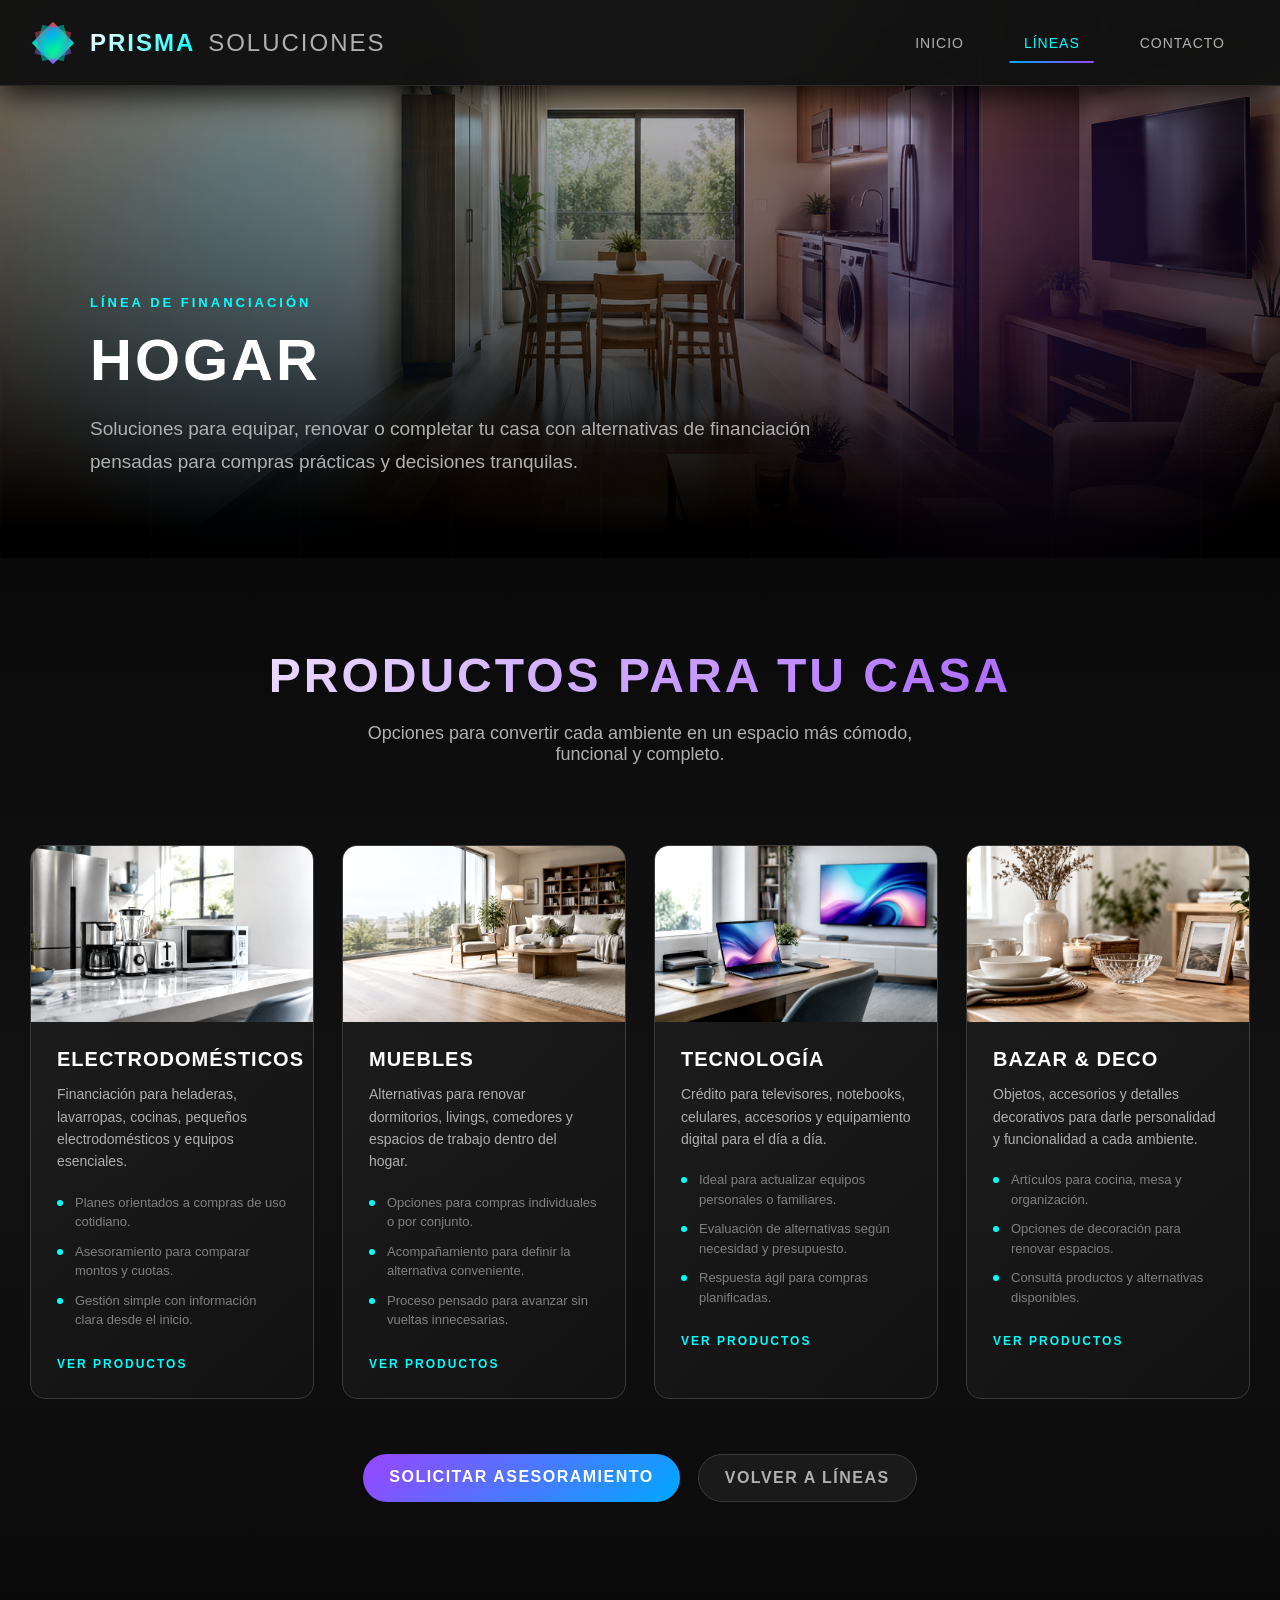
<file: hogar.html>
<!DOCTYPE html>
<html lang="es">
<head>
    <meta charset="UTF-8">
    <meta name="viewport" content="width=device-width, initial-scale=1.0">
    <title>Hogar | PRISMA SOLUCIONES</title>
    <link rel="stylesheet" href="styles.css">
</head>
<body>
    <header class="header scrolled" id="header">
        <nav class="nav-container">
            <a href="index.html#home" class="logo">
                <div class="logo-icon">
                    <div class="logo-prism">
                        <div class="prism-shape"></div>
                    </div>
                </div>
                <span class="logo-text">
                    <span class="prism">PRISMA</span>
                    <span class="flux">SOLUCIONES</span>
                </span>
            </a>
            <ul class="nav-menu">
                <li><a href="index.html#home" class="nav-link">Inicio</a></li>
                <li><a href="index.html#stats" class="nav-link active">Líneas</a></li>
                <li><a href="index.html#contact" class="nav-link">Contacto</a></li>
            </ul>
        </nav>
    </header>

    <main>
        <section class="detail-hero" style="--detail-image: url('images/categoriaHogar.png');">
            <div class="detail-hero-content">
                <div class="detail-kicker">Línea de financiación</div>
                <h1 class="detail-title">Hogar</h1>
                <p class="detail-intro">Soluciones para equipar, renovar o completar tu casa con alternativas de financiación pensadas para compras prácticas y decisiones tranquilas.</p>
            </div>
        </section>

        <section class="products-section">
            <div class="section-header">
                <h2 class="section-title">Productos para tu casa</h2>
                <p class="section-subtitle">Opciones para convertir cada ambiente en un espacio más cómodo, funcional y completo.</p>
            </div>

            <div class="products-grid products-grid--four">
                <article class="product-card">
                    <div class="product-image">
                        <img src="images/portadaElectrodomesticos.png" alt="Electrodomésticos para el hogar">
                    </div>
                    <div class="product-content">
                        <h3 class="product-title">Electrodomésticos</h3>
                        <p class="product-description">Financiación para heladeras, lavarropas, cocinas, pequeños electrodomésticos y equipos esenciales.</p>
                        <ul class="product-details">
                            <li>Planes orientados a compras de uso cotidiano.</li>
                            <li>Asesoramiento para comparar montos y cuotas.</li>
                            <li>Gestión simple con información clara desde el inicio.</li>
                        </ul>
                        <a class="product-cta" href="electrodomesticos.html">Ver productos</a>
                    </div>
                </article>

                <article class="product-card">
                    <div class="product-image">
                        <img src="./images/portadaMuebles.png" alt="Muebles para livings, dormitorios y comedores">
                    </div>
                    <div class="product-content">
                        <h3 class="product-title">Muebles</h3>
                        <p class="product-description">Alternativas para renovar dormitorios, livings, comedores y espacios de trabajo dentro del hogar.</p>
                        <ul class="product-details">
                            <li>Opciones para compras individuales o por conjunto.</li>
                            <li>Acompañamiento para definir la alternativa conveniente.</li>
                            <li>Proceso pensado para avanzar sin vueltas innecesarias.</li>
                        </ul>
                        <a class="product-cta" href="muebles.html">Ver productos</a>
                    </div>
                </article>

                <article class="product-card">
                    <div class="product-image">
                        <img src="images/portadaTecnologia.png" alt="Tecnología para el hogar">
                    </div>
                    <div class="product-content">
                        <h3 class="product-title">Tecnología</h3>
                        <p class="product-description">Crédito para televisores, notebooks, celulares, accesorios y equipamiento digital para el día a día.</p>
                        <ul class="product-details">
                            <li>Ideal para actualizar equipos personales o familiares.</li>
                            <li>Evaluación de alternativas según necesidad y presupuesto.</li>
                            <li>Respuesta ágil para compras planificadas.</li>
                        </ul>
                        <a class="product-cta" href="tecnologia.html">Ver productos</a>
                    </div>
                </article>

                <article class="product-card">
                    <div class="product-image">
                        <img src="images/portadaDeco.png" alt="Bazar y decoración para el hogar">
                    </div>
                    <div class="product-content">
                        <h3 class="product-title">Bazar &amp; Deco</h3>
                        <p class="product-description">Objetos, accesorios y detalles decorativos para darle personalidad y funcionalidad a cada ambiente.</p>
                        <ul class="product-details">
                            <li>Artículos para cocina, mesa y organización.</li>
                            <li>Opciones de decoración para renovar espacios.</li>
                            <li>Consultá productos y alternativas disponibles.</li>
                        </ul>
                        <a class="product-cta" href="bazar-deco.html">Ver productos</a>
                    </div>
                </article>
            </div>

            <div class="detail-actions">
                <a class="detail-button" href="https://wa.link/70dsis" target="_blank" rel="noopener">Solicitar asesoramiento</a>
                <a class="detail-button secondary" href="index.html#stats">Volver a líneas</a>
            </div>
        </section>
    </main>
</body>
</html>
</file>
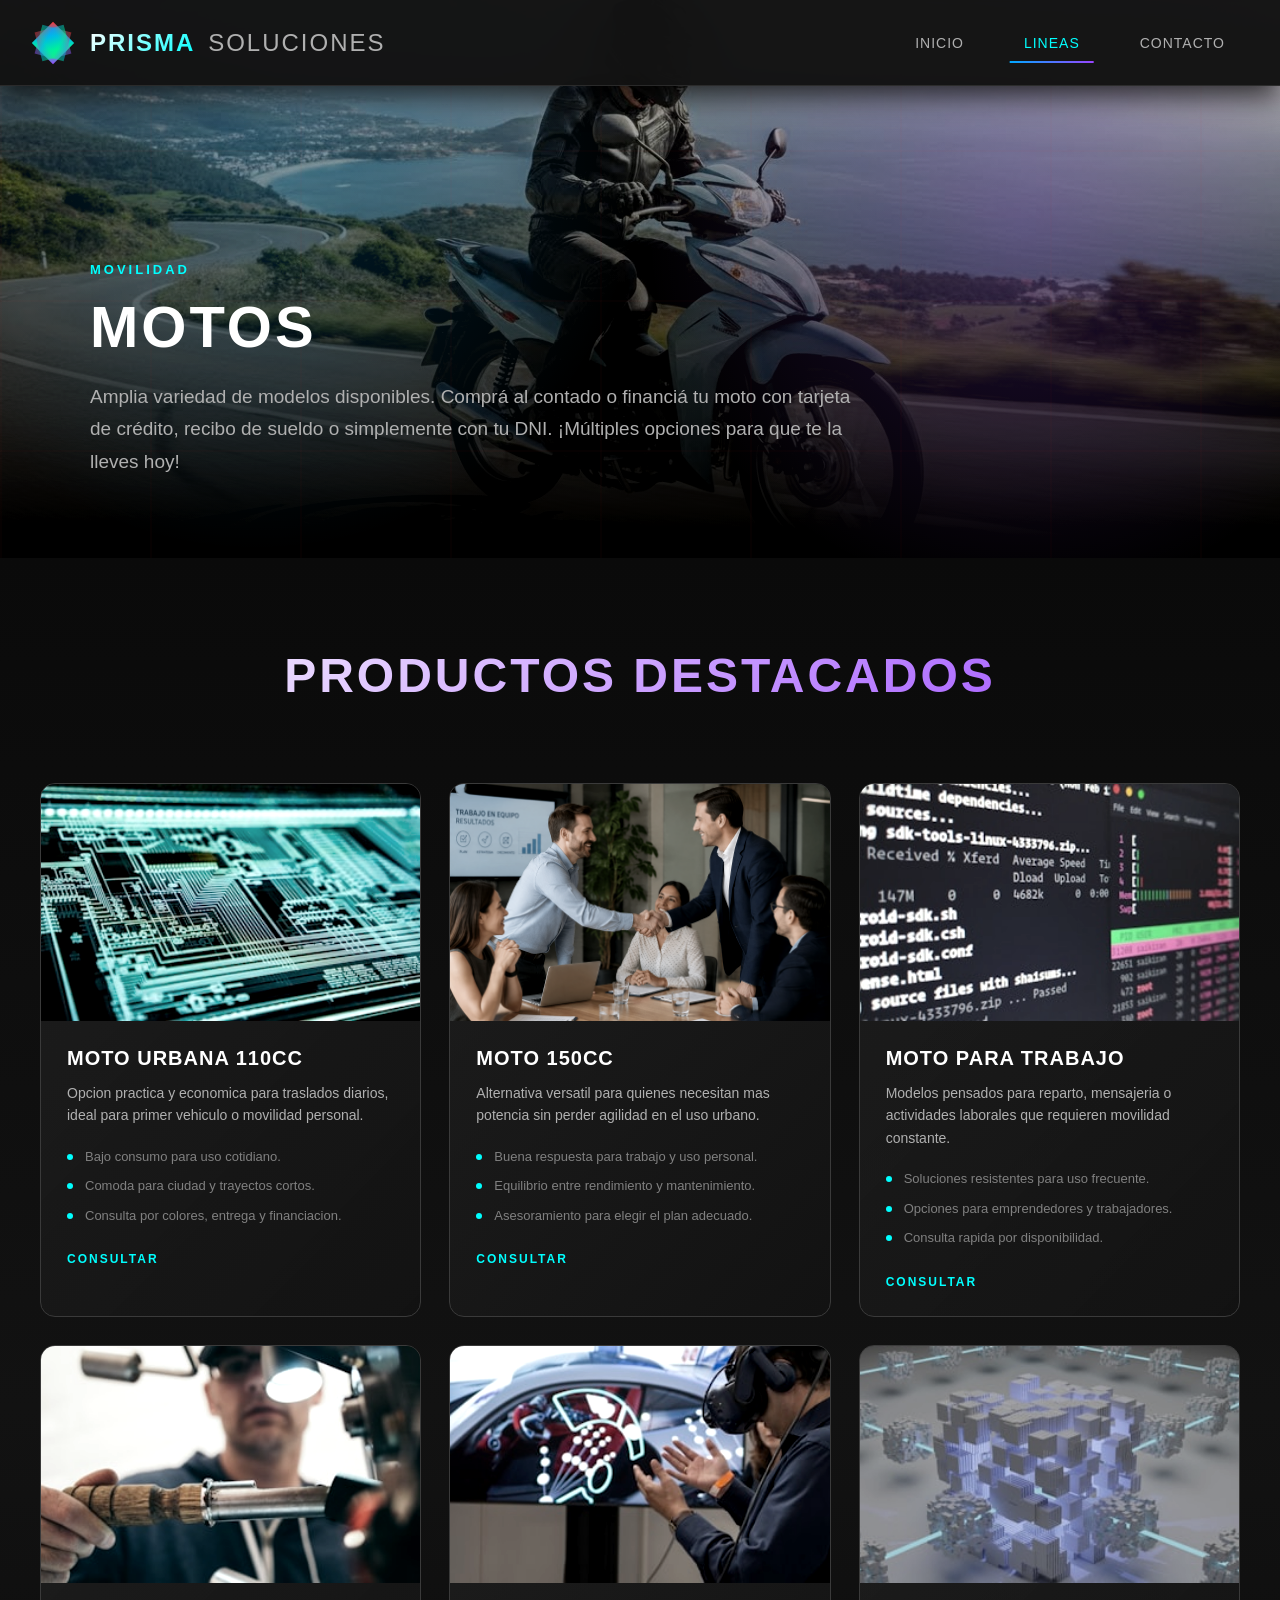
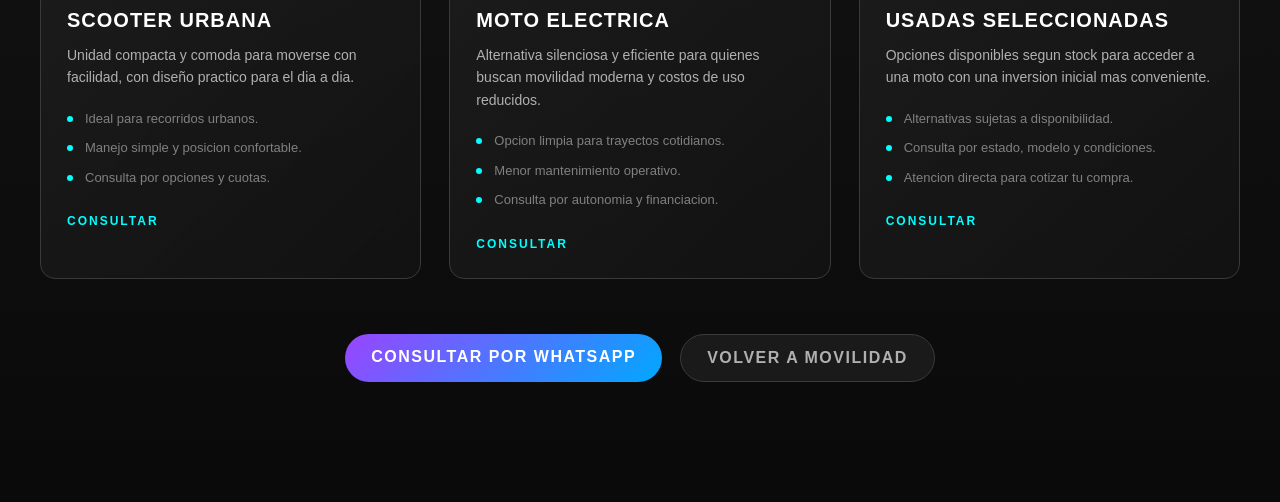
<file: motos.html>
<!DOCTYPE html>
<html lang="es">
<head>
    <meta charset="UTF-8">
    <meta name="viewport" content="width=device-width, initial-scale=1.0">
    <title>Motos | PRISMA SOLUCIONES</title>
    <link rel="stylesheet" href="styles.css">
</head>
<body>
    <header class="header scrolled" id="header">
        <nav class="nav-container">
            <a href="index.html#home" class="logo">
                <div class="logo-icon">
                    <div class="logo-prism">
                        <div class="prism-shape"></div>
                    </div>
                </div>
                <span class="logo-text">
                    <span class="prism">PRISMA</span>
                    <span class="flux">SOLUCIONES</span>
                </span>
            </a>
            <ul class="nav-menu">
                <li><a href="index.html#home" class="nav-link">Inicio</a></li>
                <li><a href="index.html#stats" class="nav-link active">Lineas</a></li>
                <li><a href="index.html#contact" class="nav-link">Contacto</a></li>
            </ul>
        </nav>
    </header>

    <main>
        <section class="detail-hero" style="--detail-image: url('images/movilidad/motos/portadaMotos.png');">
            <div class="detail-hero-content">
                <div class="detail-kicker">Movilidad</div>
                <h1 class="detail-title">Motos</h1>
                <p class="detail-intro">Amplia variedad de modelos disponibles. Comprá al contado o financiá tu moto con tarjeta de crédito, recibo de sueldo o simplemente con tu DNI. ¡Múltiples opciones para que te la lleves hoy!</p>
            </div>
        </section>

        <section class="products-section">
            <div class="section-header">
                <h2 class="section-title">Productos destacados</h2>
                <p class="section-subtitle"></p>
            </div>

            <div class="products-grid">
                <article class="product-card">
                    <div class="product-image">
                        <img src="images/cyber-defense.jpg" alt="Moto urbana 110cc">
                    </div>
                    <div class="product-content">
                        <h3 class="product-title">Moto urbana 110cc</h3>
                        <p class="product-description">Opcion practica y economica para traslados diarios, ideal para primer vehiculo o movilidad personal.</p>
                        <ul class="product-details">
                            <li>Bajo consumo para uso cotidiano.</li>
                            <li>Comoda para ciudad y trayectos cortos.</li>
                            <li>Consulta por colores, entrega y financiacion.</li>
                        </ul>
                        <a class="product-cta" href="https://wa.link/70dsis" target="_blank" rel="noopener">Consultar</a>
                    </div>
                </article>

                <article class="product-card">
                    <div class="product-image">
                        <img src="images/carruselEquipo.png" alt="Moto 150cc">
                    </div>
                    <div class="product-content">
                        <h3 class="product-title">Moto 150cc</h3>
                        <p class="product-description">Alternativa versatil para quienes necesitan mas potencia sin perder agilidad en el uso urbano.</p>
                        <ul class="product-details">
                            <li>Buena respuesta para trabajo y uso personal.</li>
                            <li>Equilibrio entre rendimiento y mantenimiento.</li>
                            <li>Asesoramiento para elegir el plan adecuado.</li>
                        </ul>
                        <a class="product-cta" href="https://wa.link/70dsis" target="_blank" rel="noopener">Consultar</a>
                    </div>
                </article>

                <article class="product-card">
                    <div class="product-image">
                        <img src="images/data-nexus.jpg" alt="Moto para trabajo">
                    </div>
                    <div class="product-content">
                        <h3 class="product-title">Moto para trabajo</h3>
                        <p class="product-description">Modelos pensados para reparto, mensajeria o actividades laborales que requieren movilidad constante.</p>
                        <ul class="product-details">
                            <li>Soluciones resistentes para uso frecuente.</li>
                            <li>Opciones para emprendedores y trabajadores.</li>
                            <li>Consulta rapida por disponibilidad.</li>
                        </ul>
                        <a class="product-cta" href="https://wa.link/70dsis" target="_blank" rel="noopener">Consultar</a>
                    </div>
                </article>

                <article class="product-card">
                    <div class="product-image">
                        <img src="images/iot-matrix.jpg" alt="Scooter urbana">
                    </div>
                    <div class="product-content">
                        <h3 class="product-title">Scooter urbana</h3>
                        <p class="product-description">Unidad compacta y comoda para moverse con facilidad, con diseño practico para el dia a dia.</p>
                        <ul class="product-details">
                            <li>Ideal para recorridos urbanos.</li>
                            <li>Manejo simple y posicion confortable.</li>
                            <li>Consulta por opciones y cuotas.</li>
                        </ul>
                        <a class="product-cta" href="https://wa.link/70dsis" target="_blank" rel="noopener">Consultar</a>
                    </div>
                </article>

                <article class="product-card">
                    <div class="product-image">
                        <img src="images/ar-interface.jpg" alt="Moto electrica">
                    </div>
                    <div class="product-content">
                        <h3 class="product-title">Moto electrica</h3>
                        <p class="product-description">Alternativa silenciosa y eficiente para quienes buscan movilidad moderna y costos de uso reducidos.</p>
                        <ul class="product-details">
                            <li>Opcion limpia para trayectos cotidianos.</li>
                            <li>Menor mantenimiento operativo.</li>
                            <li>Consulta por autonomia y financiacion.</li>
                        </ul>
                        <a class="product-cta" href="https://wa.link/70dsis" target="_blank" rel="noopener">Consultar</a>
                    </div>
                </article>

                <article class="product-card">
                    <div class="product-image">
                        <img src="images/blockchain-vault.jpg" alt="Moto usada seleccionada">
                    </div>
                    <div class="product-content">
                        <h3 class="product-title">Usadas seleccionadas</h3>
                        <p class="product-description">Opciones disponibles segun stock para acceder a una moto con una inversion inicial mas conveniente.</p>
                        <ul class="product-details">
                            <li>Alternativas sujetas a disponibilidad.</li>
                            <li>Consulta por estado, modelo y condiciones.</li>
                            <li>Atencion directa para cotizar tu compra.</li>
                        </ul>
                        <a class="product-cta" href="https://wa.link/70dsis" target="_blank" rel="noopener">Consultar</a>
                    </div>
                </article>
            </div>

            <div class="detail-actions">
                <a class="detail-button" href="https://wa.link/70dsis" target="_blank" rel="noopener">Consultar por WhatsApp</a>
                <a class="detail-button secondary" href="movilidad.html">Volver a movilidad</a>
            </div>
        </section>
    </main>
</body>
</html>
</file>
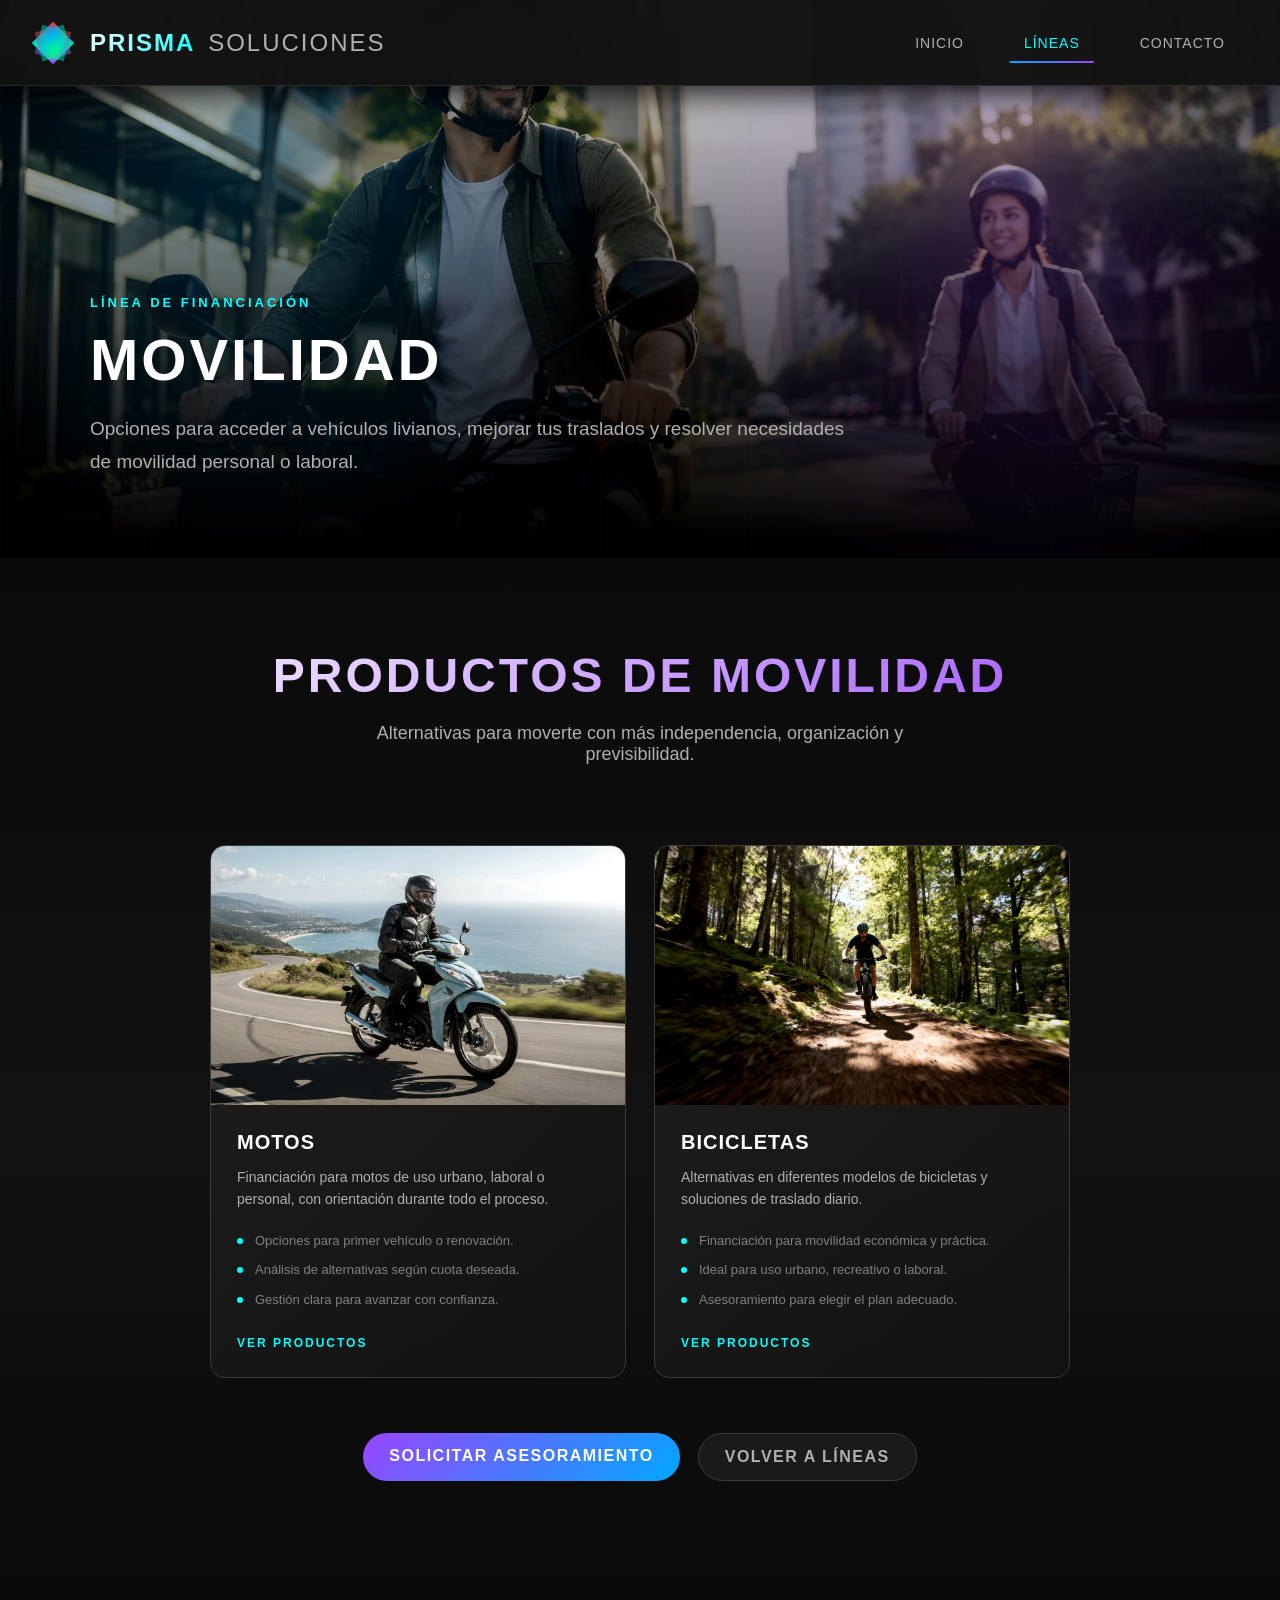
<file: movilidad.html>
<!DOCTYPE html>
<html lang="es">
<head>
    <meta charset="UTF-8">
    <meta name="viewport" content="width=device-width, initial-scale=1.0">
    <title>Movilidad | PRISMA SOLUCIONES</title>
    <link rel="stylesheet" href="styles.css">
</head>
<body>
    <header class="header scrolled" id="header">
        <nav class="nav-container">
            <a href="index.html#home" class="logo">
                <div class="logo-icon">
                    <div class="logo-prism">
                        <div class="prism-shape"></div>
                    </div>
                </div>
                <span class="logo-text">
                    <span class="prism">PRISMA</span>
                    <span class="flux">SOLUCIONES</span>
                </span>
            </a>
            <ul class="nav-menu">
                <li><a href="index.html#home" class="nav-link">Inicio</a></li>
                <li><a href="index.html#stats" class="nav-link active">Líneas</a></li>
                <li><a href="index.html#contact" class="nav-link">Contacto</a></li>
            </ul>
        </nav>
    </header>

    <main>
        <section class="detail-hero" style="--detail-image: url('images/categoriaMovilidad.png');">
            <div class="detail-hero-content">
                <div class="detail-kicker">Línea de financiación</div>
                <h1 class="detail-title">Movilidad</h1>
                <p class="detail-intro">Opciones para acceder a vehículos livianos, mejorar tus traslados y resolver necesidades de movilidad personal o laboral.</p>
            </div>
        </section>

        <section class="products-section">
            <div class="section-header">
                <h2 class="section-title">Productos de movilidad</h2>
                <p class="section-subtitle">Alternativas para moverte con más independencia, organización y previsibilidad.</p>
            </div>

            <div class="products-grid products-grid--compact">
                <article class="product-card">
                    <div class="product-image">
                        <img src="images/movilidad/motos/portadaMotos.png" alt="Moto urbana financiada">
                    </div>
                    <div class="product-content">
                        <h3 class="product-title">Motos</h3>
                        <p class="product-description">Financiación para motos de uso urbano, laboral o personal, con orientación durante todo el proceso.</p>
                        <ul class="product-details">
                            <li>Opciones para primer vehículo o renovación.</li>
                            <li>Análisis de alternativas según cuota deseada.</li>
                            <li>Gestión clara para avanzar con confianza.</li>
                        </ul>
                        <a class="product-cta" href="motos.html">Ver productos</a>
                    </div>
                </article>

                <article class="product-card">
                    <div class="product-image">
                        <img src="images/movilidad/bicicletas/portadaBicicletas.png" alt="Bicicletas y movilidad liviana">
                    </div>
                    <div class="product-content">
                        <h3 class="product-title">Bicicletas</h3>
                        <p class="product-description">Alternativas en diferentes modelos de  bicicletas y soluciones de traslado diario.</p>
                        <ul class="product-details">
                            <li>Financiación para movilidad económica y práctica.</li>
                            <li>Ideal para uso urbano, recreativo o laboral.</li>
                            <li>Asesoramiento para elegir el plan adecuado.</li>
                        </ul>
                        <a class="product-cta" href="bicicletas.html">Ver productos</a>
                    </div>
                </article>
            </div>

            <div class="detail-actions">
                <a class="detail-button" href="https://wa.link/70dsis" target="_blank" rel="noopener">Solicitar asesoramiento</a>
                <a class="detail-button secondary" href="index.html#stats">Volver a líneas</a>
            </div>
        </section>
    </main>
</body>
</html>
</file>
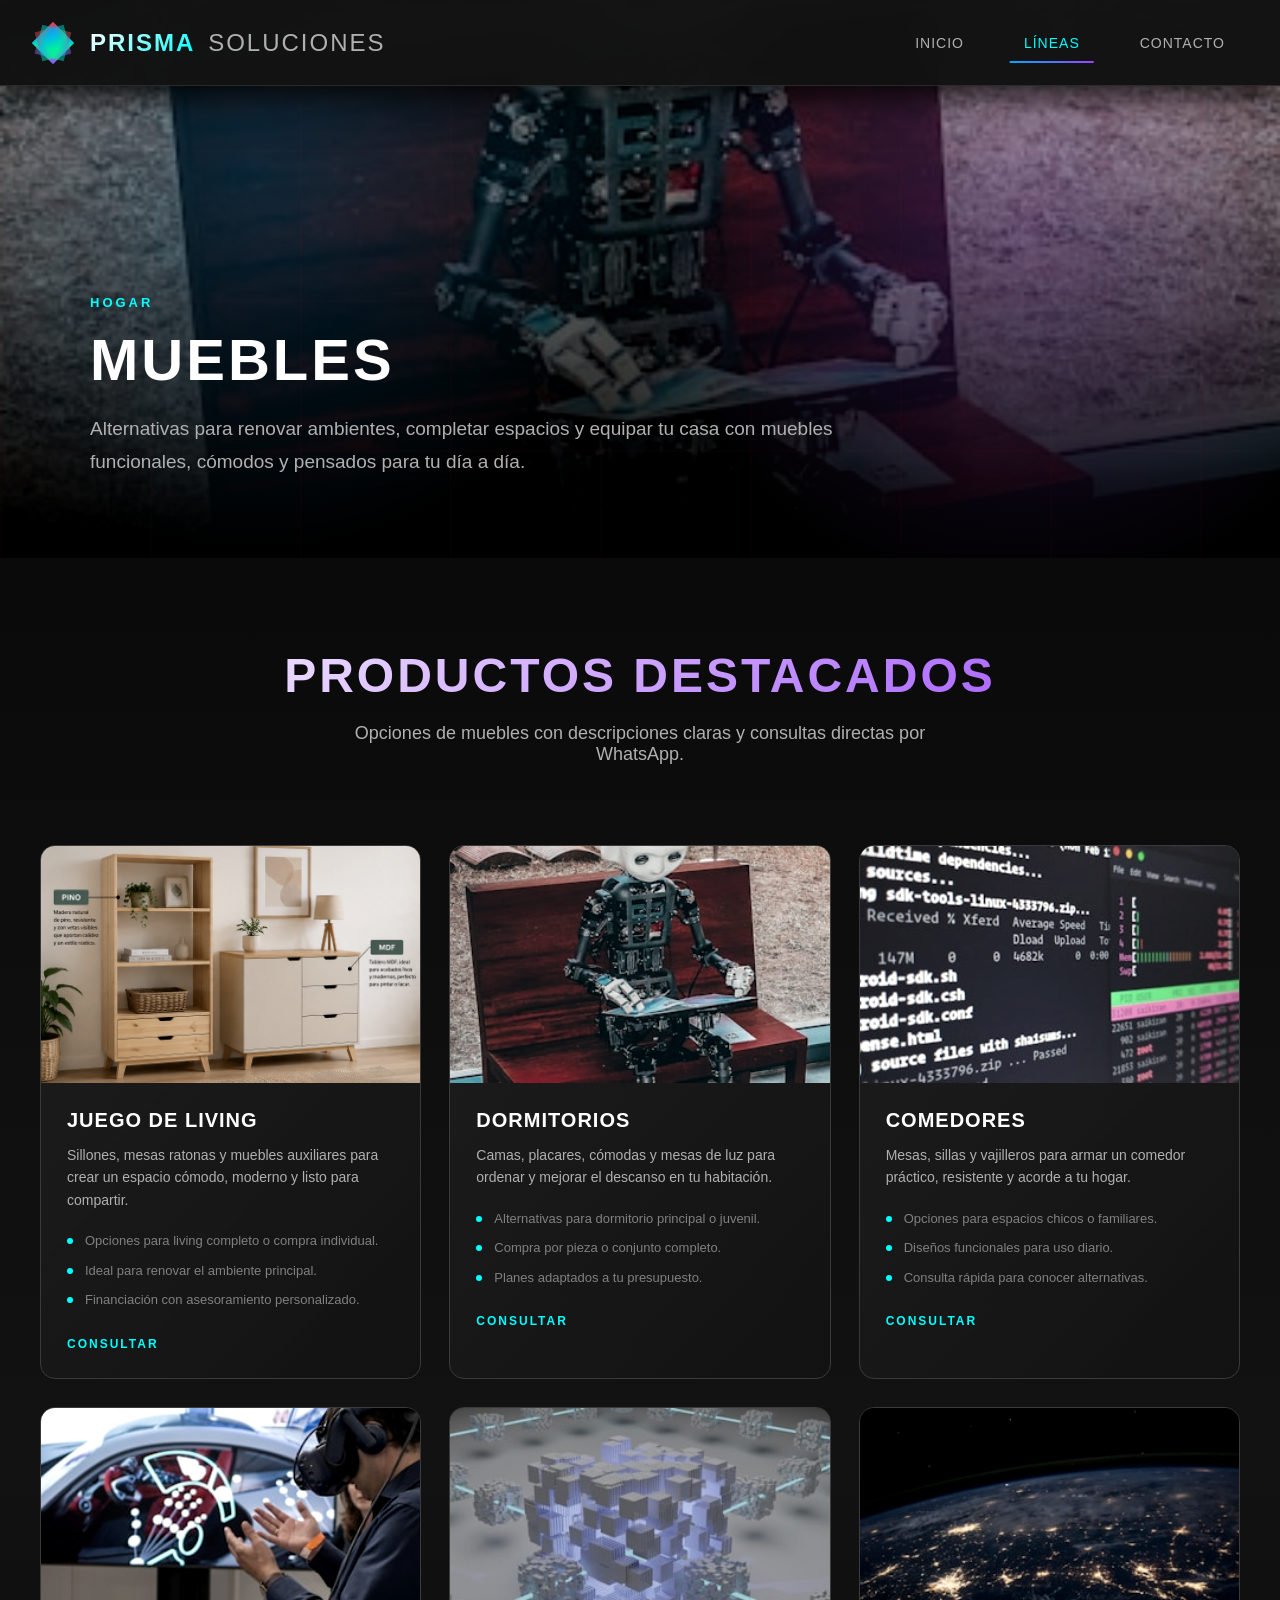
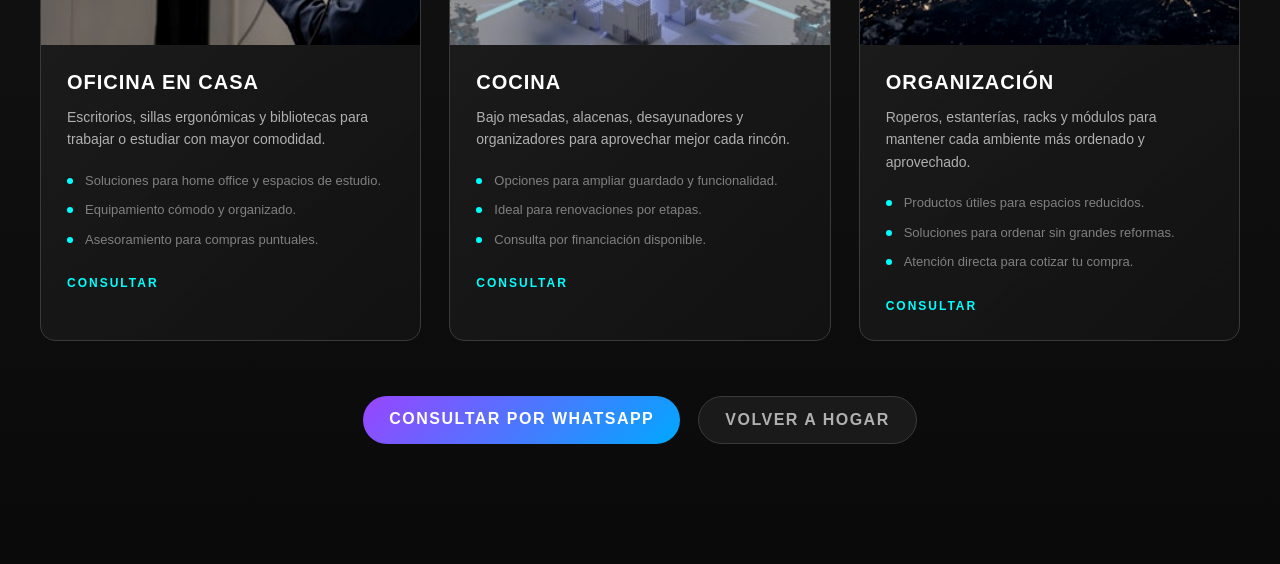
<file: muebles.html>
<!DOCTYPE html>
<html lang="es">
<head>
    <meta charset="UTF-8">
    <meta name="viewport" content="width=device-width, initial-scale=1.0">
    <title>Muebles | PRISMA SOLUCIONES</title>
    <link rel="stylesheet" href="styles.css">
</head>
<body>
    <header class="header scrolled" id="header">
        <nav class="nav-container">
            <a href="index.html#home" class="logo">
                <div class="logo-icon">
                    <div class="logo-prism">
                        <div class="prism-shape"></div>
                    </div>
                </div>
                <span class="logo-text">
                    <span class="prism">PRISMA</span>
                    <span class="flux">SOLUCIONES</span>
                </span>
            </a>
            <ul class="nav-menu">
                <li><a href="index.html#home" class="nav-link">Inicio</a></li>
                <li><a href="index.html#stats" class="nav-link active">Líneas</a></li>
                <li><a href="index.html#contact" class="nav-link">Contacto</a></li>
            </ul>
        </nav>
    </header>

    <main>
        <section class="detail-hero" style="--detail-image: url('images/neural-network.jpg');">
            <div class="detail-hero-content">
                <div class="detail-kicker">Hogar</div>
                <h1 class="detail-title">Muebles</h1>
                <p class="detail-intro">Alternativas para renovar ambientes, completar espacios y equipar tu casa con muebles funcionales, cómodos y pensados para tu día a día.</p>
            </div>
        </section>

        <section class="products-section">
            <div class="section-header">
                <h2 class="section-title">Productos destacados</h2>
                <p class="section-subtitle">Opciones de muebles con descripciones claras y consultas directas por WhatsApp.</p>
            </div>

            <div class="products-grid">
                <article class="product-card">
                    <div class="product-image">
                        <img src="images/carruselMuebles.png" alt="Juego de living">
                    </div>
                    <div class="product-content">
                        <h3 class="product-title">Juego de living</h3>
                        <p class="product-description">Sillones, mesas ratonas y muebles auxiliares para crear un espacio cómodo, moderno y listo para compartir.</p>
                        <ul class="product-details">
                            <li>Opciones para living completo o compra individual.</li>
                            <li>Ideal para renovar el ambiente principal.</li>
                            <li>Financiación con asesoramiento personalizado.</li>
                        </ul>
                        <a class="product-cta" href="https://wa.link/70dsis" target="_blank" rel="noopener">Consultar</a>
                    </div>
                </article>

                <article class="product-card">
                    <div class="product-image">
                        <img src="images/neural-network.jpg" alt="Dormitorio equipado">
                    </div>
                    <div class="product-content">
                        <h3 class="product-title">Dormitorios</h3>
                        <p class="product-description">Camas, placares, cómodas y mesas de luz para ordenar y mejorar el descanso en tu habitación.</p>
                        <ul class="product-details">
                            <li>Alternativas para dormitorio principal o juvenil.</li>
                            <li>Compra por pieza o conjunto completo.</li>
                            <li>Planes adaptados a tu presupuesto.</li>
                        </ul>
                        <a class="product-cta" href="https://wa.link/70dsis" target="_blank" rel="noopener">Consultar</a>
                    </div>
                </article>

                <article class="product-card">
                    <div class="product-image">
                        <img src="images/data-nexus.jpg" alt="Comedor completo">
                    </div>
                    <div class="product-content">
                        <h3 class="product-title">Comedores</h3>
                        <p class="product-description">Mesas, sillas y vajilleros para armar un comedor práctico, resistente y acorde a tu hogar.</p>
                        <ul class="product-details">
                            <li>Opciones para espacios chicos o familiares.</li>
                            <li>Diseños funcionales para uso diario.</li>
                            <li>Consulta rápida para conocer alternativas.</li>
                        </ul>
                        <a class="product-cta" href="https://wa.link/70dsis" target="_blank" rel="noopener">Consultar</a>
                    </div>
                </article>

                <article class="product-card">
                    <div class="product-image">
                        <img src="images/ar-interface.jpg" alt="Muebles de oficina">
                    </div>
                    <div class="product-content">
                        <h3 class="product-title">Oficina en casa</h3>
                        <p class="product-description">Escritorios, sillas ergonómicas y bibliotecas para trabajar o estudiar con mayor comodidad.</p>
                        <ul class="product-details">
                            <li>Soluciones para home office y espacios de estudio.</li>
                            <li>Equipamiento cómodo y organizado.</li>
                            <li>Asesoramiento para compras puntuales.</li>
                        </ul>
                        <a class="product-cta" href="https://wa.link/70dsis" target="_blank" rel="noopener">Consultar</a>
                    </div>
                </article>

                <article class="product-card">
                    <div class="product-image">
                        <img src="images/blockchain-vault.jpg" alt="Muebles de cocina">
                    </div>
                    <div class="product-content">
                        <h3 class="product-title">Cocina</h3>
                        <p class="product-description">Bajo mesadas, alacenas, desayunadores y organizadores para aprovechar mejor cada rincón.</p>
                        <ul class="product-details">
                            <li>Opciones para ampliar guardado y funcionalidad.</li>
                            <li>Ideal para renovaciones por etapas.</li>
                            <li>Consulta por financiación disponible.</li>
                        </ul>
                        <a class="product-cta" href="https://wa.link/70dsis" target="_blank" rel="noopener">Consultar</a>
                    </div>
                </article>

                <article class="product-card">
                    <div class="product-image">
                        <img src="images/quantum-cloud.jpg" alt="Organizadores para el hogar">
                    </div>
                    <div class="product-content">
                        <h3 class="product-title">Organización</h3>
                        <p class="product-description">Roperos, estanterías, racks y módulos para mantener cada ambiente más ordenado y aprovechado.</p>
                        <ul class="product-details">
                            <li>Productos útiles para espacios reducidos.</li>
                            <li>Soluciones para ordenar sin grandes reformas.</li>
                            <li>Atención directa para cotizar tu compra.</li>
                        </ul>
                        <a class="product-cta" href="https://wa.link/70dsis" target="_blank" rel="noopener">Consultar</a>
                    </div>
                </article>
            </div>

            <div class="detail-actions">
                <a class="detail-button" href="https://wa.link/70dsis" target="_blank" rel="noopener">Consultar por WhatsApp</a>
                <a class="detail-button secondary" href="hogar.html">Volver a hogar</a>
            </div>
        </section>
    </main>
</body>
</html>
</file>
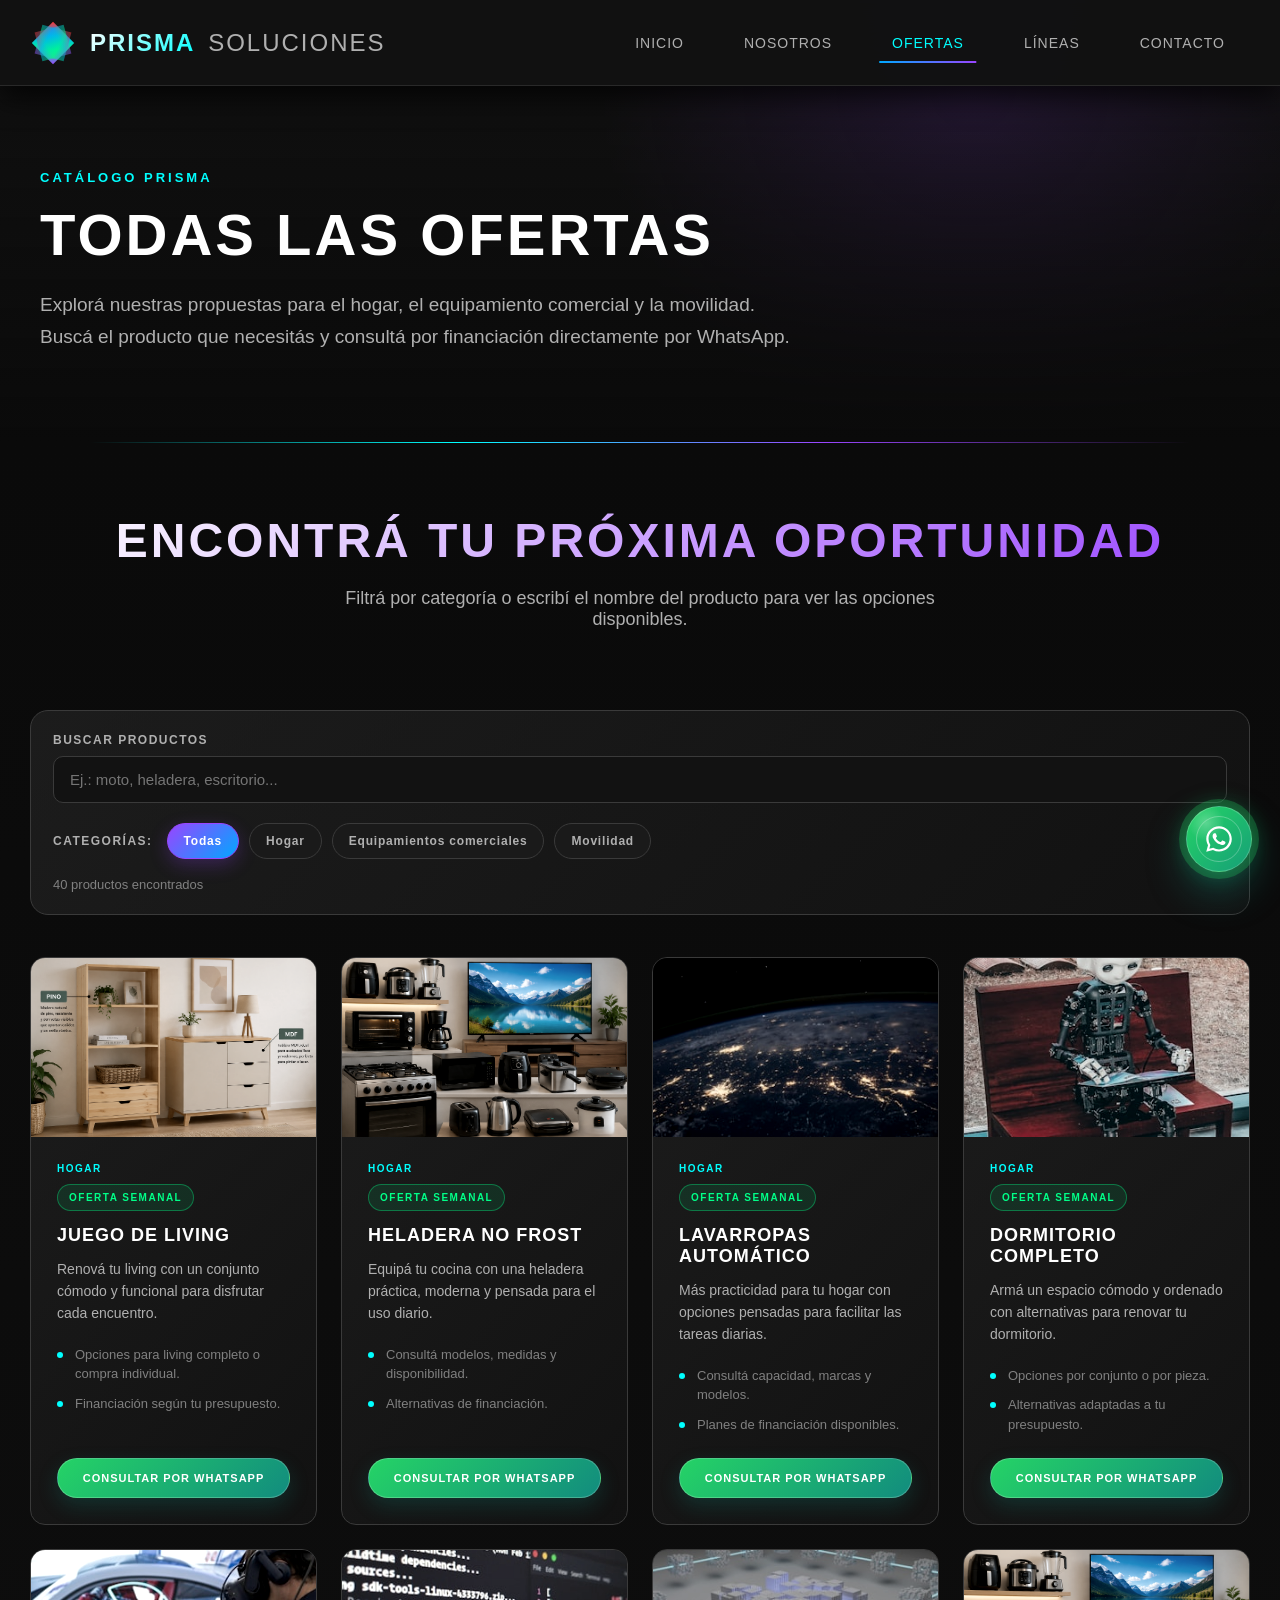
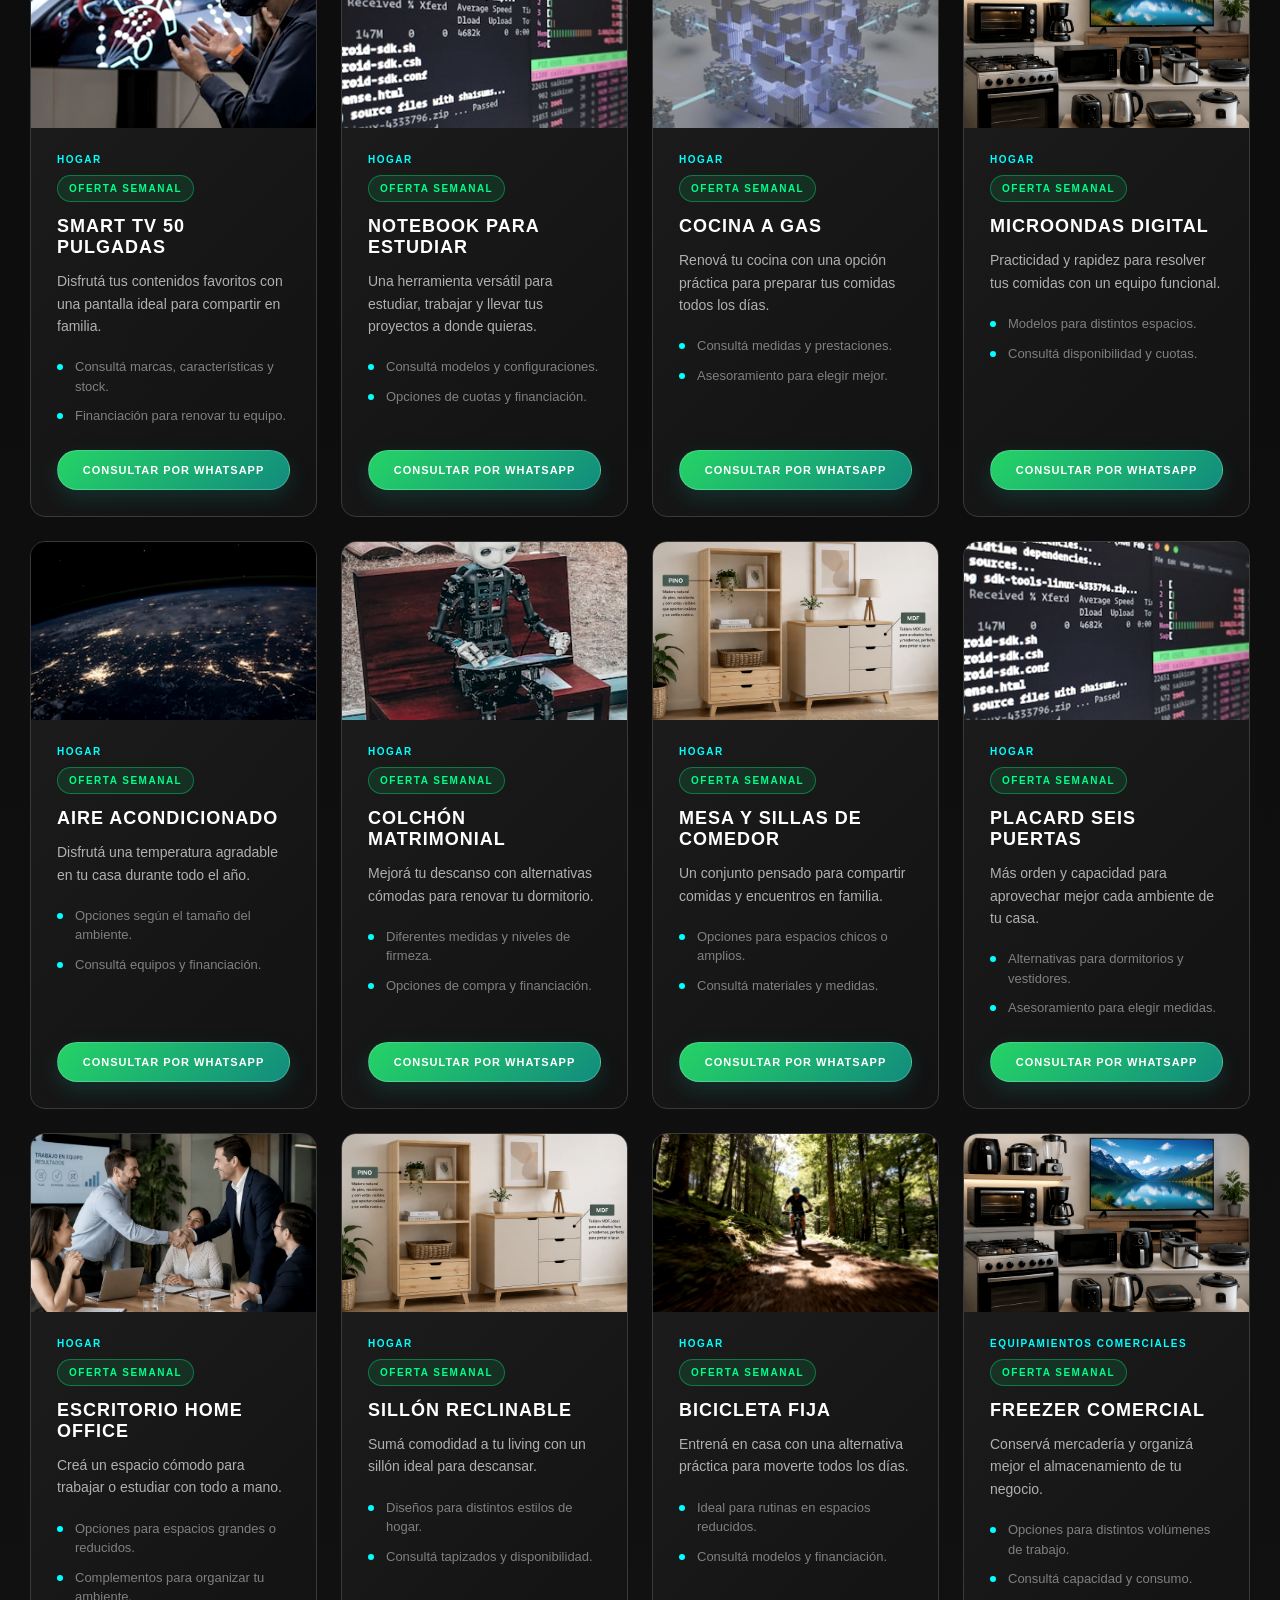
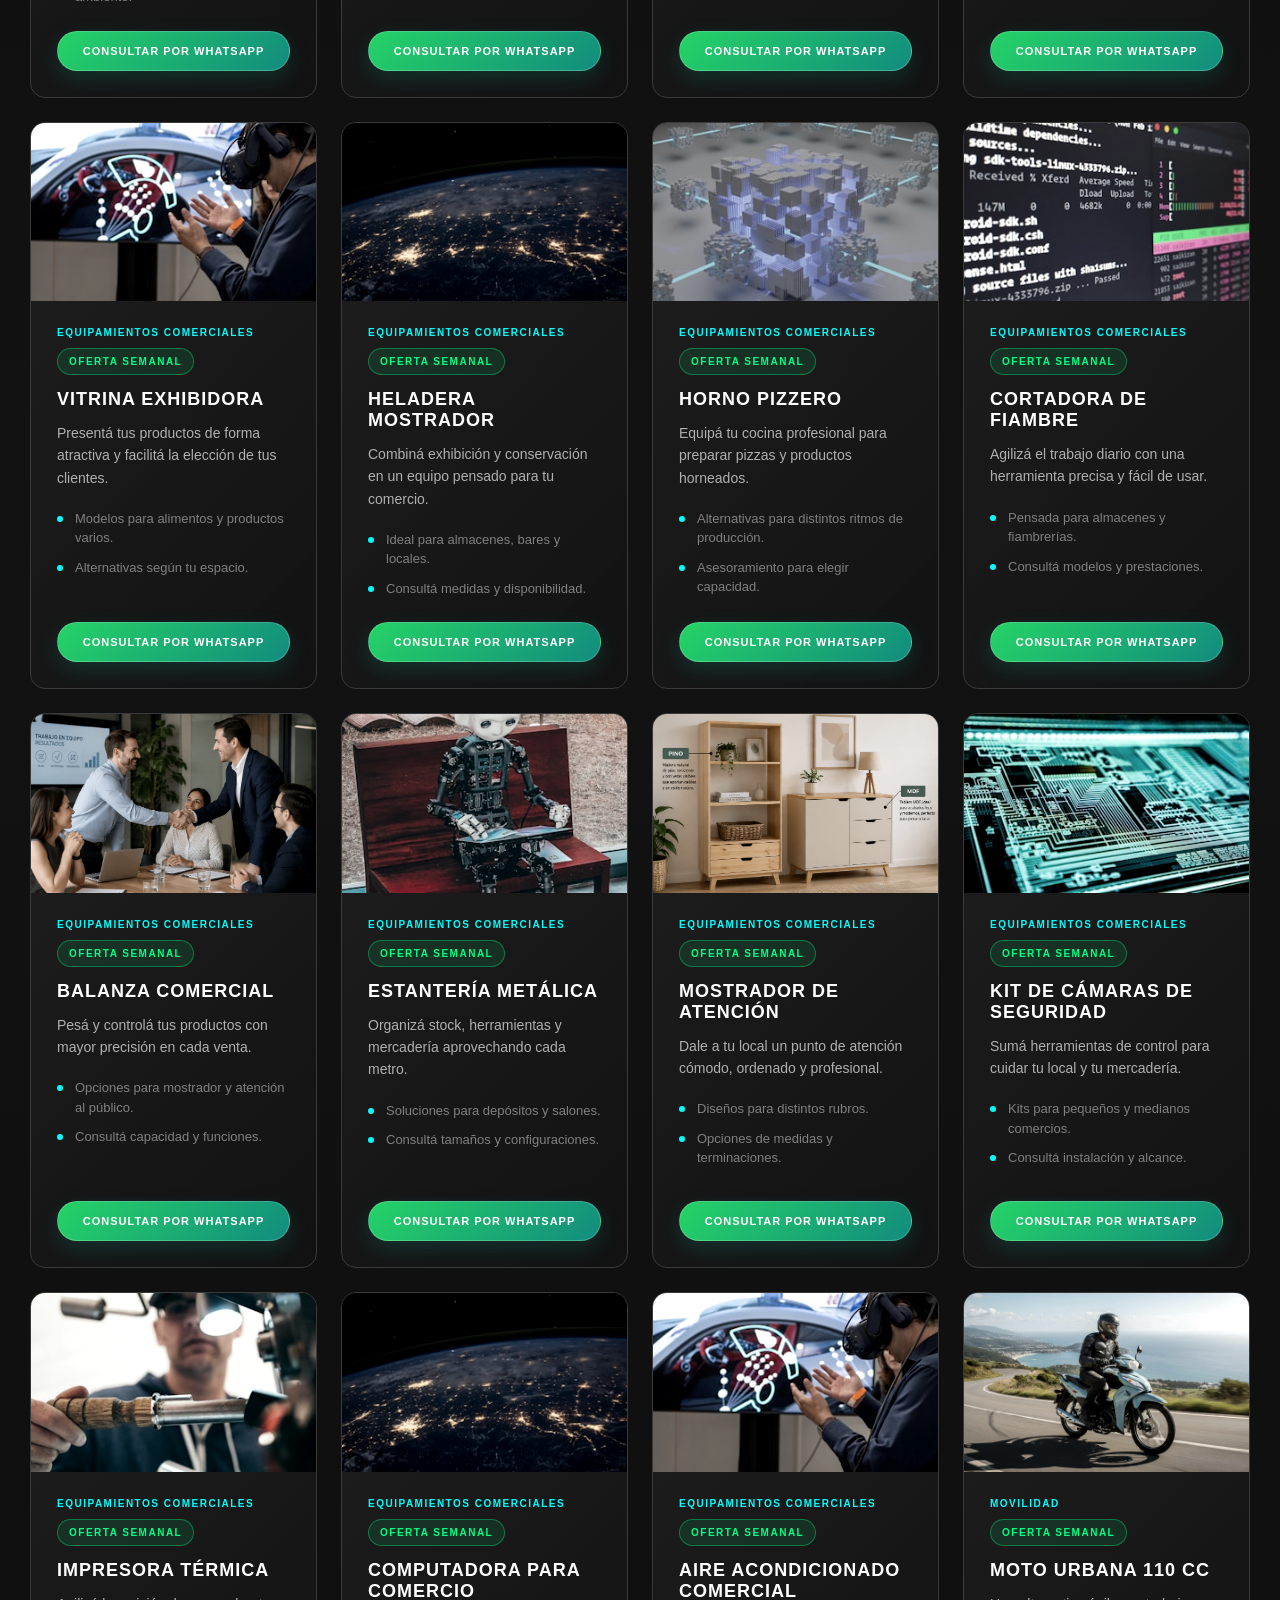
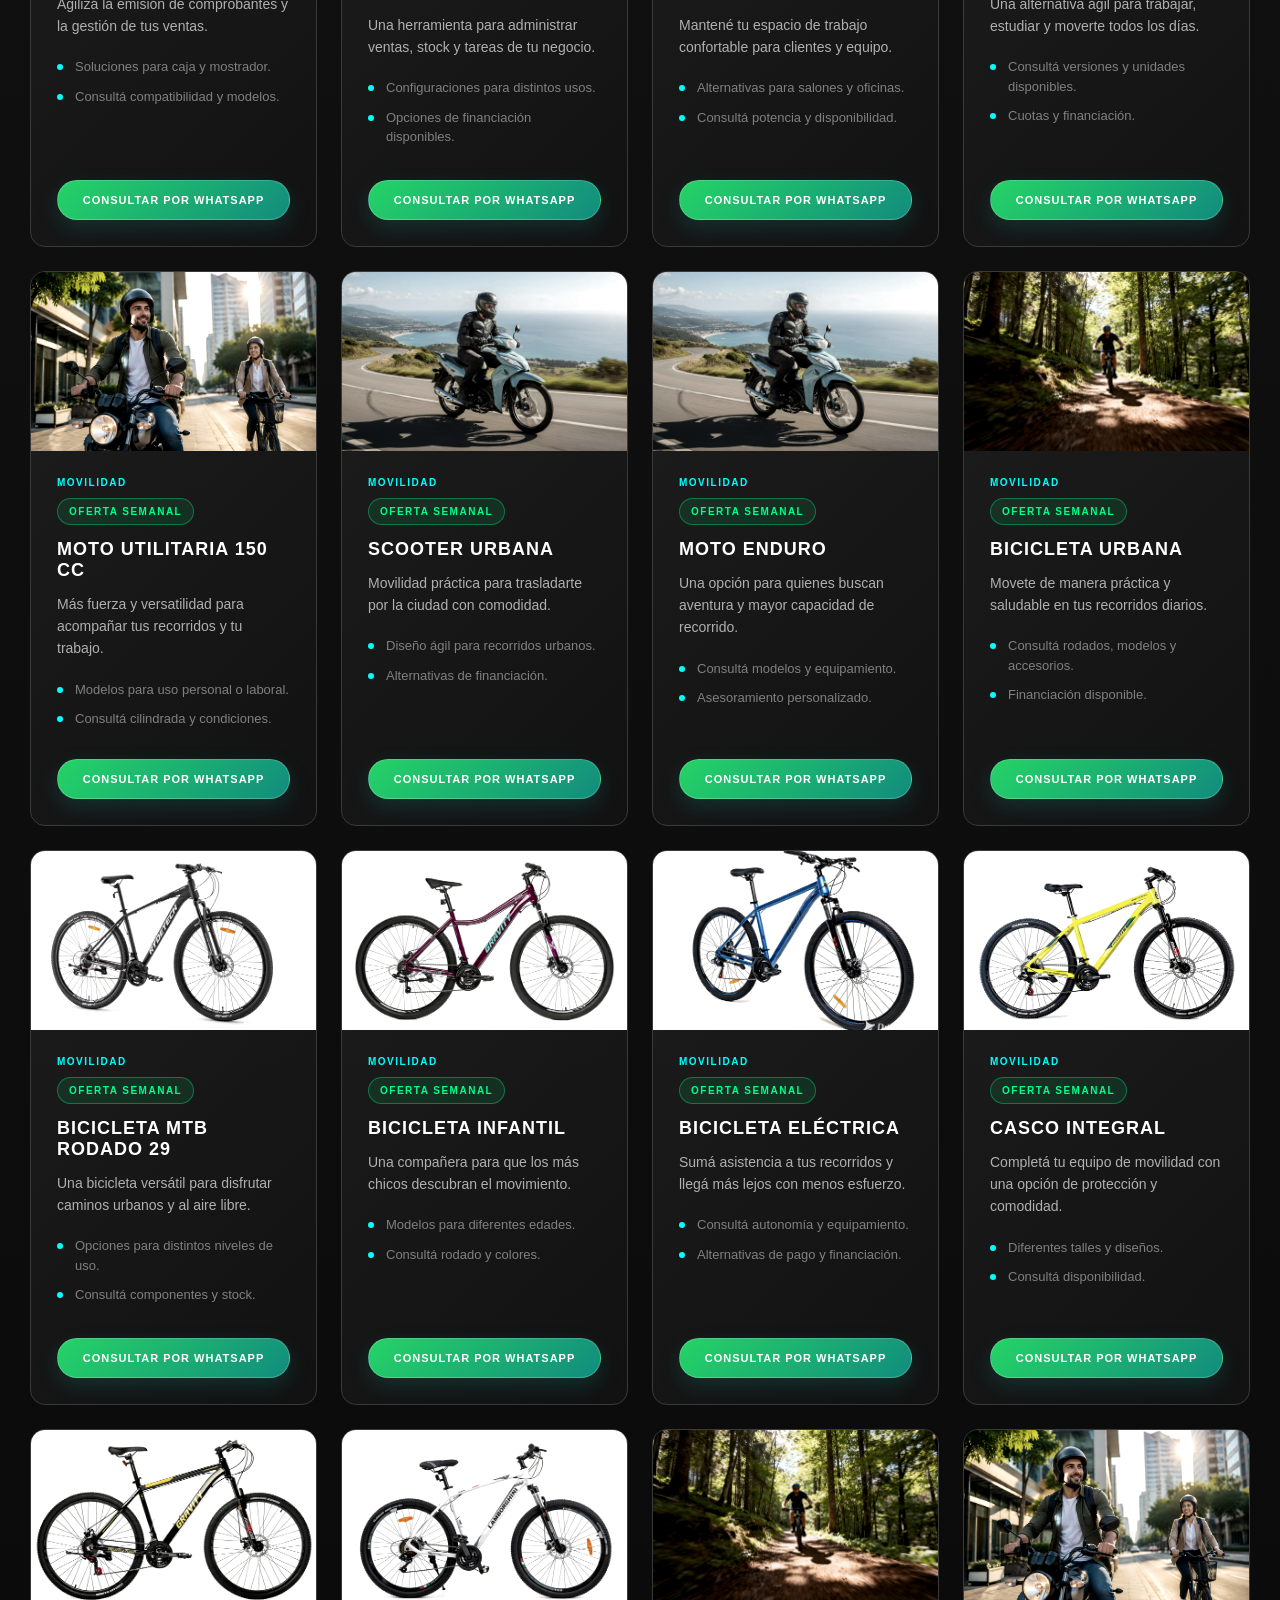
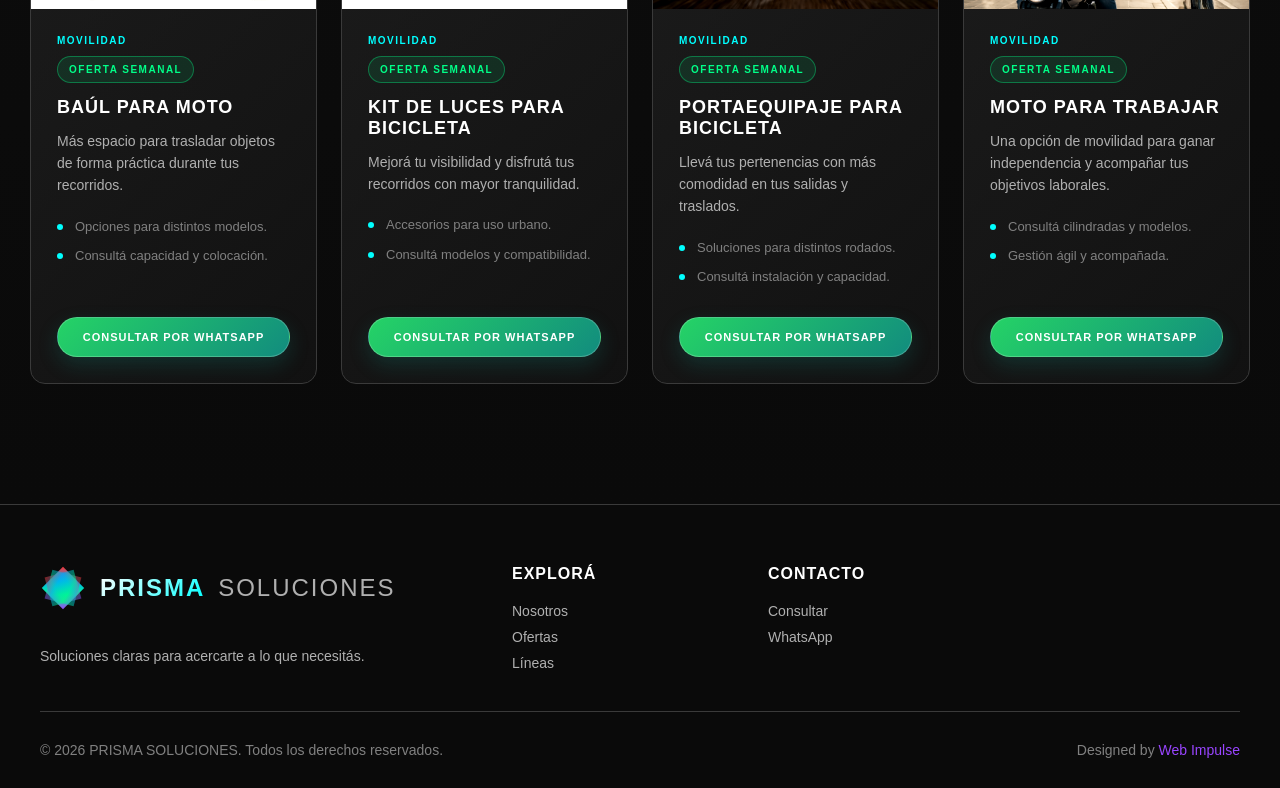
<file: ofertas.html>
<!DOCTYPE html>
<html lang="es">
<head>
    <meta charset="UTF-8">
    <meta name="viewport" content="width=device-width, initial-scale=1.0">
    <title>Ofertas | PRISMA SOLUCIONES</title>
    <link rel="stylesheet" href="styles.css">
</head>
<body>
    <header class="header scrolled" id="header">
        <nav class="nav-container">
            <a href="index.html#home" class="logo">
                <div class="logo-icon">
                    <div class="logo-prism">
                        <div class="prism-shape"></div>
                    </div>
                </div>
                <span class="logo-text">
                    <span class="prism">PRISMA</span>
                    <span class="flux">SOLUCIONES</span>
                </span>
            </a>

            <ul class="nav-menu" id="navMenu">
                <li><a href="index.html#home" class="nav-link">Inicio</a></li>
                <li><a href="index.html#about" class="nav-link">Nosotros</a></li>
                <li><a href="ofertas.html" class="nav-link active">Ofertas</a></li>
                <li><a href="index.html#stats" class="nav-link">Líneas</a></li>
                <li><a href="index.html#contact" class="nav-link">Contacto</a></li>
            </ul>

            <div class="menu-toggle" id="menuToggle" aria-label="Abrir menú" role="button" tabindex="0">
                <span></span>
                <span></span>
                <span></span>
            </div>
        </nav>
    </header>

    <main>
        <section class="offers-catalog-hero">
            <div class="detail-hero-content">
                <div class="detail-kicker">Catálogo Prisma</div>
                <h1 class="detail-title">Todas las ofertas</h1>
                <p class="detail-intro">Explorá nuestras propuestas para el hogar, el equipamiento comercial y la movilidad. Buscá el producto que necesitás y consultá por financiación directamente por WhatsApp.</p>
            </div>
        </section>

        <section class="offers-catalog-main" aria-labelledby="catalog-title">
            <div class="section-header">
                <h2 class="section-title" id="catalog-title">Encontrá tu próxima oportunidad</h2>
                <p class="section-subtitle">Filtrá por categoría o escribí el nombre del producto para ver las opciones disponibles.</p>
            </div>

            <div class="offers-catalog-toolbar">
                <div class="offers-search-row">
                    <div class="offers-search-wrap">
                        <label class="offers-search-label" for="offersSearch">Buscar productos</label>
                        <input class="offers-search-input" id="offersSearch" type="search" placeholder="Ej.: moto, heladera, escritorio..." autocomplete="off">
                    </div>
                </div>

                <div class="offers-filter-group" role="group" aria-label="Filtrar por categoría">
                    <span class="offers-filter-label">Categorías:</span>
                    <button class="offers-filter-button active" type="button" data-category-filter="todos">Todas</button>
                    <button class="offers-filter-button" type="button" data-category-filter="hogar">Hogar</button>
                    <button class="offers-filter-button" type="button" data-category-filter="comercial">Equipamientos comerciales</button>
                    <button class="offers-filter-button" type="button" data-category-filter="movilidad">Movilidad</button>
                </div>

                <p class="offers-results-count" id="offersResultsCount" role="status" aria-live="polite"></p>
            </div>

            <div class="offers-catalog-grid" id="offersCatalogGrid"></div>
        </section>
    </main>

    <footer class="footer">
        <div class="footer-content">
            <div class="footer-brand">
                <div class="footer-logo">
                    <div class="logo-icon">
                        <div class="logo-prism">
                            <div class="prism-shape"></div>
                        </div>
                    </div>
                    <span class="logo-text">
                        <span class="prism">PRISMA</span>
                        <span class="flux">SOLUCIONES</span>
                    </span>
                </div>
                <p class="footer-description">Soluciones claras para acercarte a lo que necesitás.</p>
            </div>

            <div class="footer-section">
                <h4>Explorá</h4>
                <div class="footer-links">
                    <a href="index.html#about">Nosotros</a>
                    <a href="ofertas.html">Ofertas</a>
                    <a href="index.html#stats">Líneas</a>
                </div>
            </div>

            <div class="footer-section">
                <h4>Contacto</h4>
                <div class="footer-links">
                    <a href="index.html#contact">Consultar</a>
                    <a href="https://wa.link/70dsis" target="_blank" rel="noopener">WhatsApp</a>
                </div>
            </div>
        </div>

        <div class="footer-bottom">
            <div class="copyright">© 2026 PRISMA SOLUCIONES. Todos los derechos reservados.</div>
            <div class="footer-credits">Designed by <a href="https://webimpulse.vercel.app/" rel="nofollow" target="_blank">Web Impulse</a></div>
        </div>
    </footer>

    <a class="whatsapp-float" href="https://wa.link/70dsis" target="_blank" rel="noopener" aria-label="Contactar por WhatsApp">
        <span class="whatsapp-pulse"></span>
        <svg class="whatsapp-icon" viewBox="0 0 32 32" aria-hidden="true" focusable="false">
            <path d="M16.04 4C9.42 4 4.04 9.32 4.04 15.86c0 2.1.56 4.15 1.62 5.95L4 28l6.34-1.63a12.06 12.06 0 0 0 5.7 1.45c6.62 0 12-5.32 12-11.86S22.66 4 16.04 4Zm0 21.78c-1.78 0-3.52-.47-5.04-1.36l-.36-.21-3.76.97.99-3.61-.24-.37a9.72 9.72 0 0 1-1.5-5.34c0-5.42 4.45-9.82 9.91-9.82s9.91 4.4 9.91 9.82-4.45 9.92-9.91 9.92Zm5.43-7.36c-.3-.15-1.75-.86-2.02-.96-.27-.1-.47-.15-.67.15-.2.29-.77.95-.94 1.14-.17.2-.35.22-.65.07-.3-.15-1.26-.46-2.4-1.47-.89-.78-1.49-1.74-1.66-2.04-.17-.29-.02-.45.13-.6.13-.13.3-.34.45-.51.15-.17.2-.29.3-.49.1-.2.05-.37-.02-.52-.07-.15-.67-1.6-.92-2.19-.24-.58-.49-.5-.67-.51h-.57c-.2 0-.52.07-.79.37-.27.29-1.04 1-1.04 2.45s1.07 2.85 1.22 3.05c.15.2 2.1 3.17 5.08 4.44.71.3 1.26.48 1.69.62.71.22 1.36.19 1.87.12.57-.08 1.75-.71 2-1.39.25-.68.25-1.26.17-1.39-.07-.12-.27-.2-.57-.35Z" />
        </svg>
    </a>

    <script src="ofertas.js"></script>
</body>
</html>
</file>
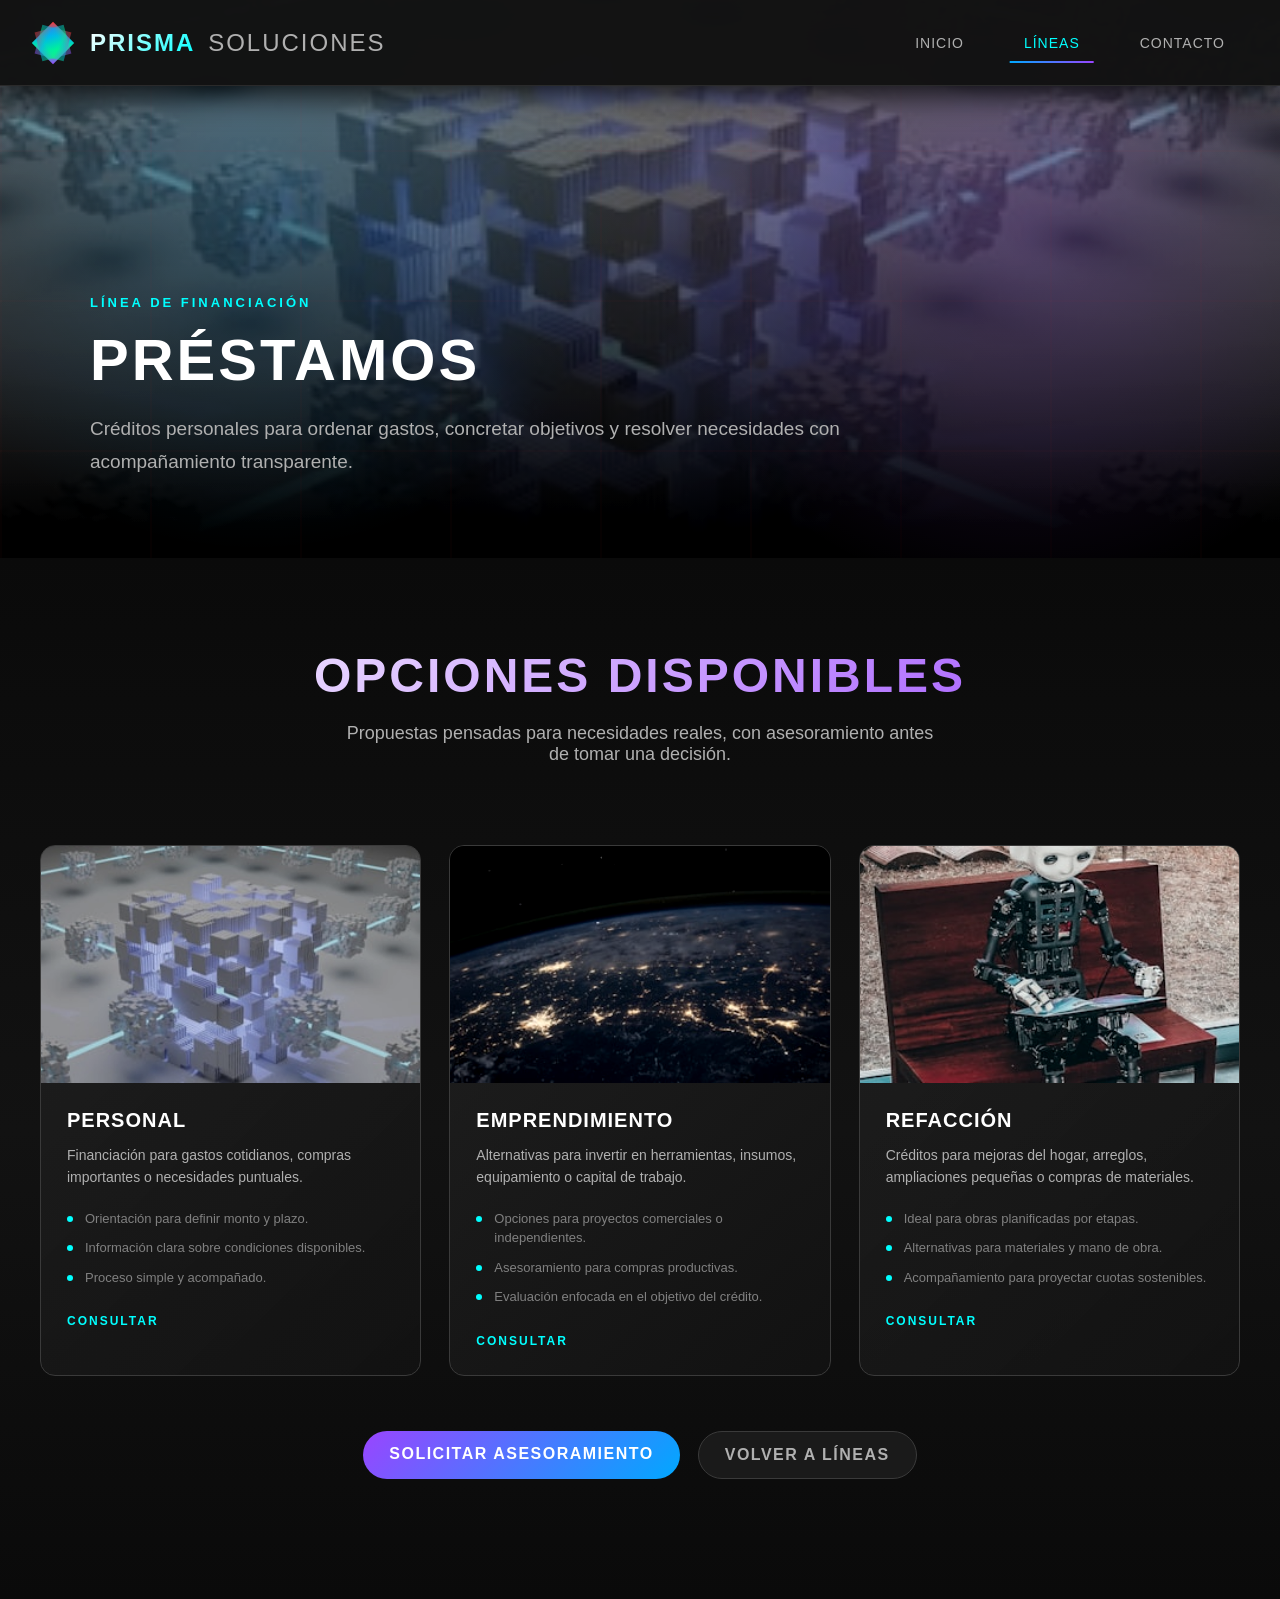
<file: prestamos.html>
<!DOCTYPE html>
<html lang="es">
<head>
    <meta charset="UTF-8">
    <meta name="viewport" content="width=device-width, initial-scale=1.0">
    <title>Préstamos | PRISMA SOLUCIONES</title>
    <link rel="stylesheet" href="styles.css">
</head>
<body>
    <header class="header scrolled" id="header">
        <nav class="nav-container">
            <a href="index.html#home" class="logo">
                <div class="logo-icon">
                    <div class="logo-prism">
                        <div class="prism-shape"></div>
                    </div>
                </div>
                <span class="logo-text">
                    <span class="prism">PRISMA</span>
                    <span class="flux">SOLUCIONES</span>
                </span>
            </a>
            <ul class="nav-menu">
                <li><a href="index.html#home" class="nav-link">Inicio</a></li>
                <li><a href="index.html#stats" class="nav-link active">Líneas</a></li>
                <li><a href="index.html#contact" class="nav-link">Contacto</a></li>
            </ul>
        </nav>
    </header>

    <main>
        <section class="detail-hero" style="--detail-image: url('images/blockchain-vault.jpg');">
            <div class="detail-hero-content">
                <div class="detail-kicker">Línea de financiación</div>
                <h1 class="detail-title">Préstamos</h1>
                <p class="detail-intro">Créditos personales para ordenar gastos, concretar objetivos y resolver necesidades con acompañamiento transparente.</p>
            </div>
        </section>

        <section class="products-section">
            <div class="section-header">
                <h2 class="section-title">Opciones disponibles</h2>
                <p class="section-subtitle">Propuestas pensadas para necesidades reales, con asesoramiento antes de tomar una decisión.</p>
            </div>

            <div class="products-grid">
                <article class="product-card">
                    <div class="product-image">
                        <img src="images/blockchain-vault.jpg" alt="Préstamo personal">
                    </div>
                    <div class="product-content">
                        <h3 class="product-title">Personal</h3>
                        <p class="product-description">Financiación para gastos cotidianos, compras importantes o necesidades puntuales.</p>
                        <ul class="product-details">
                            <li>Orientación para definir monto y plazo.</li>
                            <li>Información clara sobre condiciones disponibles.</li>
                            <li>Proceso simple y acompañado.</li>
                        </ul>
                        <a class="product-cta" href="index.html#contact">Consultar</a>
                    </div>
                </article>

                <article class="product-card">
                    <div class="product-image">
                        <img src="images/quantum-cloud.jpg" alt="Préstamo para emprendimientos">
                    </div>
                    <div class="product-content">
                        <h3 class="product-title">Emprendimiento</h3>
                        <p class="product-description">Alternativas para invertir en herramientas, insumos, equipamiento o capital de trabajo.</p>
                        <ul class="product-details">
                            <li>Opciones para proyectos comerciales o independientes.</li>
                            <li>Asesoramiento para compras productivas.</li>
                            <li>Evaluación enfocada en el objetivo del crédito.</li>
                        </ul>
                        <a class="product-cta" href="index.html#contact">Consultar</a>
                    </div>
                </article>

                <article class="product-card">
                    <div class="product-image">
                        <img src="images/neural-network.jpg" alt="Préstamo para refacciones">
                    </div>
                    <div class="product-content">
                        <h3 class="product-title">Refacción</h3>
                        <p class="product-description">Créditos para mejoras del hogar, arreglos, ampliaciones pequeñas o compras de materiales.</p>
                        <ul class="product-details">
                            <li>Ideal para obras planificadas por etapas.</li>
                            <li>Alternativas para materiales y mano de obra.</li>
                            <li>Acompañamiento para proyectar cuotas sostenibles.</li>
                        </ul>
                        <a class="product-cta" href="index.html#contact">Consultar</a>
                    </div>
                </article>
            </div>

            <div class="detail-actions">
                <a class="detail-button" href="index.html#contact">Solicitar asesoramiento</a>
                <a class="detail-button secondary" href="index.html#stats">Volver a líneas</a>
            </div>
        </section>
    </main>
</body>
</html>
</file>
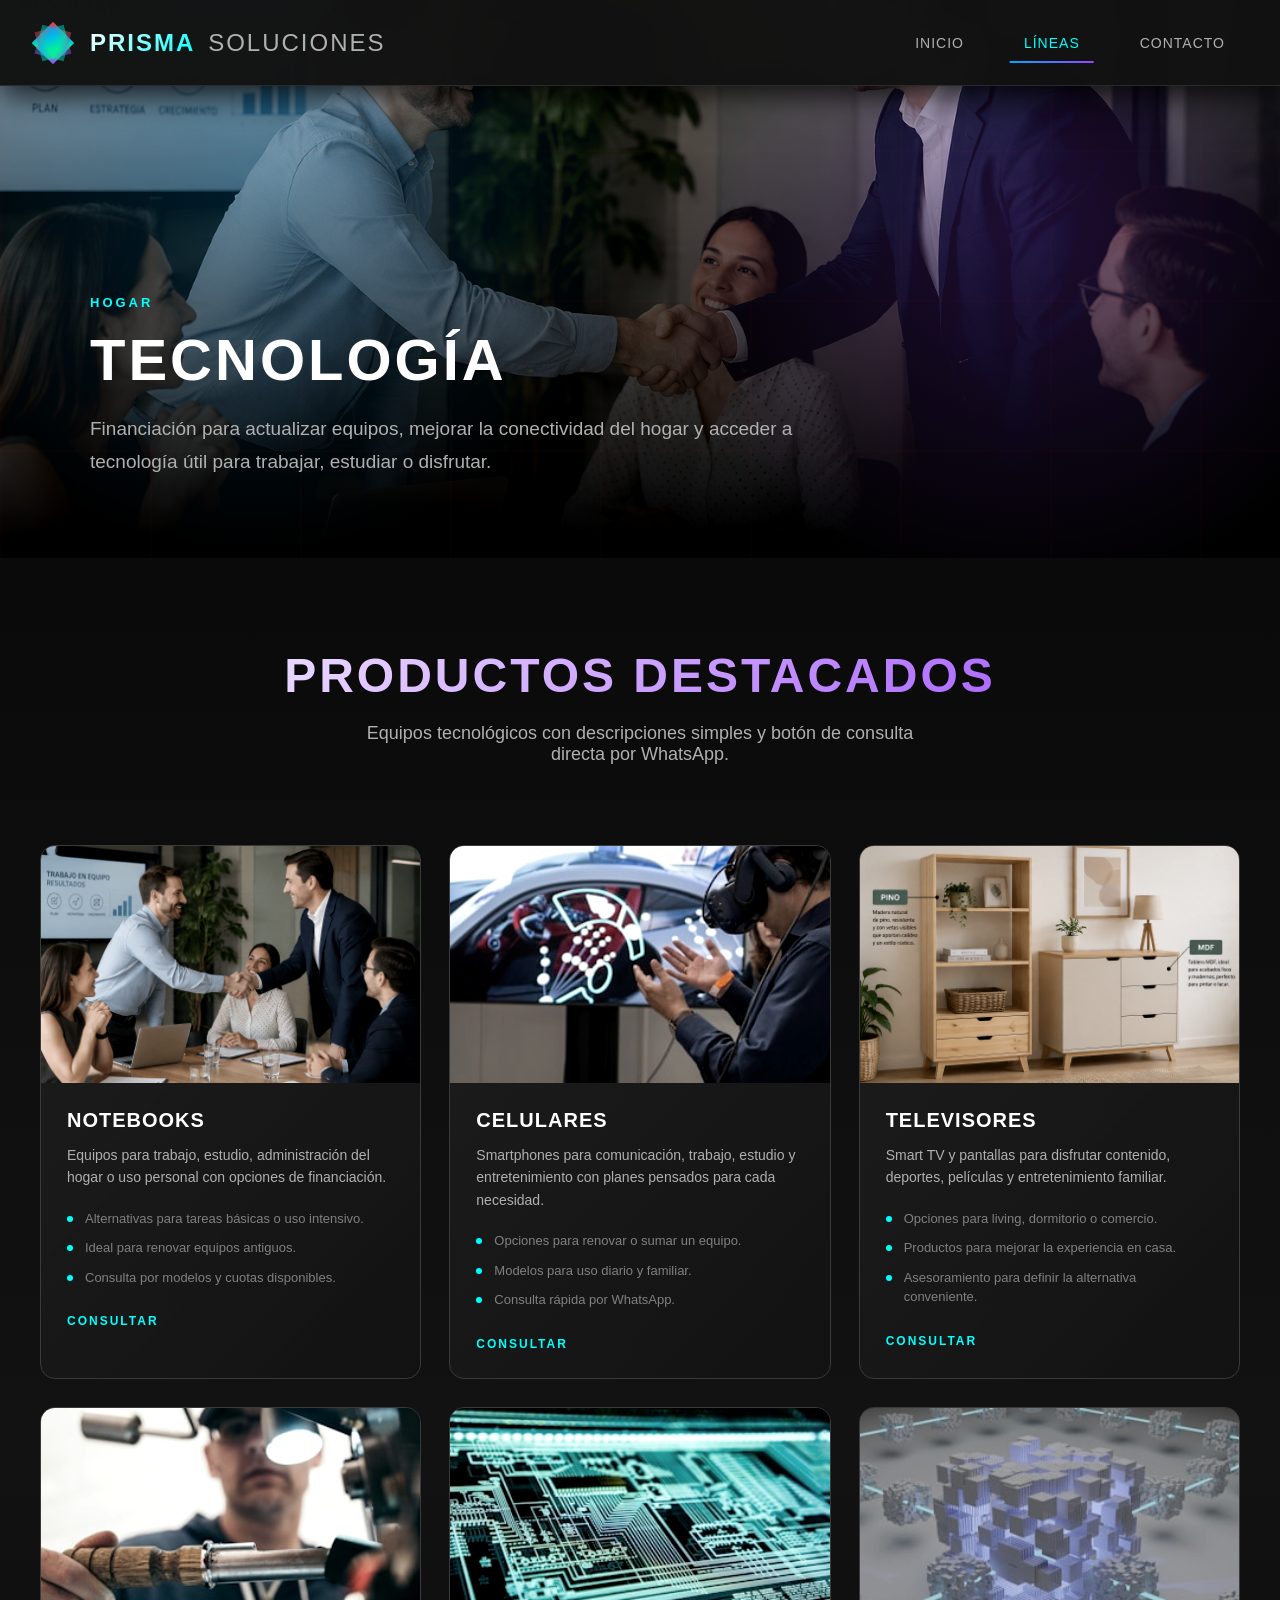
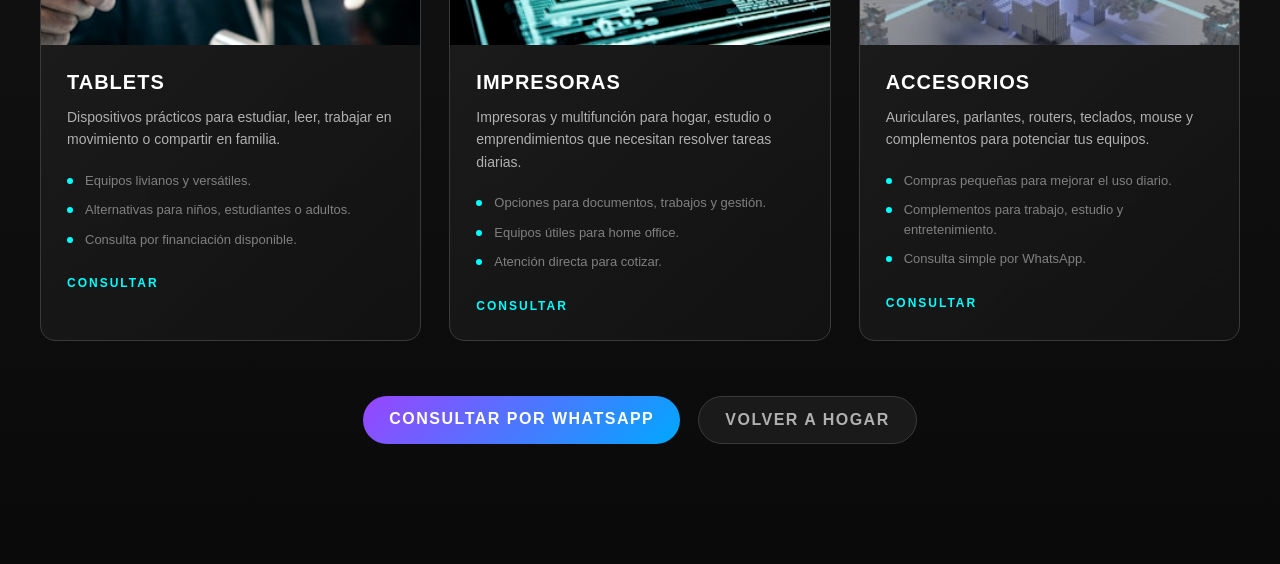
<file: tecnologia.html>
<!DOCTYPE html>
<html lang="es">
<head>
    <meta charset="UTF-8">
    <meta name="viewport" content="width=device-width, initial-scale=1.0">
    <title>Tecnología | PRISMA SOLUCIONES</title>
    <link rel="stylesheet" href="styles.css">
</head>
<body>
    <header class="header scrolled" id="header">
        <nav class="nav-container">
            <a href="index.html#home" class="logo">
                <div class="logo-icon">
                    <div class="logo-prism">
                        <div class="prism-shape"></div>
                    </div>
                </div>
                <span class="logo-text">
                    <span class="prism">PRISMA</span>
                    <span class="flux">SOLUCIONES</span>
                </span>
            </a>
            <ul class="nav-menu">
                <li><a href="index.html#home" class="nav-link">Inicio</a></li>
                <li><a href="index.html#stats" class="nav-link active">Líneas</a></li>
                <li><a href="index.html#contact" class="nav-link">Contacto</a></li>
            </ul>
        </nav>
    </header>

    <main>
        <section class="detail-hero" style="--detail-image: url('images/carruselEquipo.png');">
            <div class="detail-hero-content">
                <div class="detail-kicker">Hogar</div>
                <h1 class="detail-title">Tecnología</h1>
                <p class="detail-intro">Financiación para actualizar equipos, mejorar la conectividad del hogar y acceder a tecnología útil para trabajar, estudiar o disfrutar.</p>
            </div>
        </section>

        <section class="products-section">
            <div class="section-header">
                <h2 class="section-title">Productos destacados</h2>
                <p class="section-subtitle">Equipos tecnológicos con descripciones simples y botón de consulta directa por WhatsApp.</p>
            </div>

            <div class="products-grid">
                <article class="product-card">
                    <div class="product-image">
                        <img src="images/carruselEquipo.png" alt="Notebook para trabajo y estudio">
                    </div>
                    <div class="product-content">
                        <h3 class="product-title">Notebooks</h3>
                        <p class="product-description">Equipos para trabajo, estudio, administración del hogar o uso personal con opciones de financiación.</p>
                        <ul class="product-details">
                            <li>Alternativas para tareas básicas o uso intensivo.</li>
                            <li>Ideal para renovar equipos antiguos.</li>
                            <li>Consulta por modelos y cuotas disponibles.</li>
                        </ul>
                        <a class="product-cta" href="https://wa.link/70dsis" target="_blank" rel="noopener">Consultar</a>
                    </div>
                </article>

                <article class="product-card">
                    <div class="product-image">
                        <img src="images/ar-interface.jpg" alt="Celular nuevo">
                    </div>
                    <div class="product-content">
                        <h3 class="product-title">Celulares</h3>
                        <p class="product-description">Smartphones para comunicación, trabajo, estudio y entretenimiento con planes pensados para cada necesidad.</p>
                        <ul class="product-details">
                            <li>Opciones para renovar o sumar un equipo.</li>
                            <li>Modelos para uso diario y familiar.</li>
                            <li>Consulta rápida por WhatsApp.</li>
                        </ul>
                        <a class="product-cta" href="https://wa.link/70dsis" target="_blank" rel="noopener">Consultar</a>
                    </div>
                </article>

                <article class="product-card">
                    <div class="product-image">
                        <img src="images/carruselMuebles.png" alt="Televisor para el hogar">
                    </div>
                    <div class="product-content">
                        <h3 class="product-title">Televisores</h3>
                        <p class="product-description">Smart TV y pantallas para disfrutar contenido, deportes, películas y entretenimiento familiar.</p>
                        <ul class="product-details">
                            <li>Opciones para living, dormitorio o comercio.</li>
                            <li>Productos para mejorar la experiencia en casa.</li>
                            <li>Asesoramiento para definir la alternativa conveniente.</li>
                        </ul>
                        <a class="product-cta" href="https://wa.link/70dsis" target="_blank" rel="noopener">Consultar</a>
                    </div>
                </article>

                <article class="product-card">
                    <div class="product-image">
                        <img src="images/iot-matrix.jpg" alt="Tablet para estudio">
                    </div>
                    <div class="product-content">
                        <h3 class="product-title">Tablets</h3>
                        <p class="product-description">Dispositivos prácticos para estudiar, leer, trabajar en movimiento o compartir en familia.</p>
                        <ul class="product-details">
                            <li>Equipos livianos y versátiles.</li>
                            <li>Alternativas para niños, estudiantes o adultos.</li>
                            <li>Consulta por financiación disponible.</li>
                        </ul>
                        <a class="product-cta" href="https://wa.link/70dsis" target="_blank" rel="noopener">Consultar</a>
                    </div>
                </article>

                <article class="product-card">
                    <div class="product-image">
                        <img src="images/cyber-defense.jpg" alt="Impresora multifunción">
                    </div>
                    <div class="product-content">
                        <h3 class="product-title">Impresoras</h3>
                        <p class="product-description">Impresoras y multifunción para hogar, estudio o emprendimientos que necesitan resolver tareas diarias.</p>
                        <ul class="product-details">
                            <li>Opciones para documentos, trabajos y gestión.</li>
                            <li>Equipos útiles para home office.</li>
                            <li>Atención directa para cotizar.</li>
                        </ul>
                        <a class="product-cta" href="https://wa.link/70dsis" target="_blank" rel="noopener">Consultar</a>
                    </div>
                </article>

                <article class="product-card">
                    <div class="product-image">
                        <img src="images/blockchain-vault.jpg" alt="Accesorios tecnológicos">
                    </div>
                    <div class="product-content">
                        <h3 class="product-title">Accesorios</h3>
                        <p class="product-description">Auriculares, parlantes, routers, teclados, mouse y complementos para potenciar tus equipos.</p>
                        <ul class="product-details">
                            <li>Compras pequeñas para mejorar el uso diario.</li>
                            <li>Complementos para trabajo, estudio y entretenimiento.</li>
                            <li>Consulta simple por WhatsApp.</li>
                        </ul>
                        <a class="product-cta" href="https://wa.link/70dsis" target="_blank" rel="noopener">Consultar</a>
                    </div>
                </article>
            </div>

            <div class="detail-actions">
                <a class="detail-button" href="https://wa.link/70dsis" target="_blank" rel="noopener">Consultar por WhatsApp</a>
                <a class="detail-button secondary" href="hogar.html">Volver a hogar</a>
            </div>
        </section>
    </main>
</body>
</html>
</file>
<file: styles.css>
@charset "utf-8";
/* CSS Document */

/*

TemplateMo 600 Prism Flux

https://templatemo.com/tm-600-prism-flux

*/

* {
	margin: 0;
	padding: 0;
	box-sizing: border-box;
}

:root {
	--primary-black: #0a0a0a;
	--carbon-dark: #121212;
	--carbon-medium: #1a1a1a;
	--carbon-light: #2a2a2a;
	--metal-dark: #3a3a3a;
	--metal-light: #4a4a4a;
	--accent-red: #ff3333;
	--accent-blue: #00a8ff;
	--accent-green: #00ff88;
	--accent-purple: #9945ff;
	--accent-cyan: #00ffff;
	--text-primary: #ffffff;
	--text-secondary: #b0b0b0;
	--text-dim: #808080;
}

html {
	scroll-behavior: smooth;
	overflow-x: hidden;
}

body {
	font-family: 'Orbitron', 'Rajdhani', sans-serif;
	background: var(--primary-black);
	color: var(--text-primary);
	overflow-x: hidden;
	position: relative;
}

/* Carbon Fiber Background Pattern */
body::before {
	content: '';
	position: fixed;
	top: 0;
	left: 0;
	width: 100%;
	height: 100%;
	background:
		repeating-linear-gradient(0deg,
			transparent,
			transparent 2px,
			rgba(255, 255, 255, 0.03) 2px,
			rgba(255, 255, 255, 0.03) 4px),
		repeating-linear-gradient(90deg,
			transparent,
			transparent 2px,
			rgba(255, 255, 255, 0.03) 2px,
			rgba(255, 255, 255, 0.03) 4px),
		linear-gradient(135deg,
			var(--primary-black) 0%,
			var(--carbon-dark) 25%,
			var(--carbon-medium) 50%,
			var(--carbon-dark) 75%,
			var(--primary-black) 100%);
	z-index: -2;
}

/* Animated Grid Overlay */
body::after {
	content: '';
	position: fixed;
	top: 0;
	left: 0;
	width: 100%;
	height: 100%;
	background-image:
		linear-gradient(rgba(255, 51, 51, 0.05) 2px, transparent 2px),
		linear-gradient(90deg, rgba(255, 51, 51, 0.05) 2px, transparent 2px);
	background-size: 150px 150px;
	animation: gridMove 20s linear infinite;
	z-index: -1;
	opacity: 0.5;
}

@keyframes gridMove {
	0% {
		transform: translate(0, 0);
	}

	100% {
		transform: translate(150px, 150px);
	}
}

/* Loading Screen */
.loader {
	position: fixed;
	top: 0;
	left: 0;
	width: 100%;
	height: 100vh;
	background: var(--primary-black);
	display: flex;
	justify-content: center;
	align-items: center;
	z-index: 10000;
	transition: opacity 0.5s, visibility 0.5s;
}

.loader.hidden {
	opacity: 0;
	visibility: hidden;
}

.loader-content {
	text-align: center;
}

.loader-prism {
	width: 100px;
	height: 100px;
	position: relative;
	margin: 0 auto 30px;
}

.prism-face {
	position: absolute;
	width: 100%;
	height: 100%;
	border: 2px solid transparent;
	transform-origin: center;
	animation: prismRotate 3s linear infinite;
}

.prism-face:nth-child(1) {
	border-image: linear-gradient(45deg, var(--accent-red), var(--accent-blue)) 1;
	animation-delay: 0s;
}

.prism-face:nth-child(2) {
	border-image: linear-gradient(45deg, var(--accent-blue), var(--accent-green)) 1;
	transform: rotate(60deg);
	animation-delay: 0.2s;
}

.prism-face:nth-child(3) {
	border-image: linear-gradient(45deg, var(--accent-green), var(--accent-purple)) 1;
	transform: rotate(120deg);
	animation-delay: 0.4s;
}

@keyframes prismRotate {
	0% {
		transform: rotate(0deg) scale(1);
	}

	50% {
		transform: rotate(180deg) scale(1.2);
	}

	100% {
		transform: rotate(360deg) scale(1);
	}
}

/* Navigation Header */
.header {
	position: fixed;
	top: 0;
	width: 100%;
	background: linear-gradient(180deg,
			rgba(18, 18, 18, 0.98) 0%,
			rgba(18, 18, 18, 0.9) 50%,
			rgba(18, 18, 18, 0) 100%);
	backdrop-filter: blur(20px);
	border-bottom: 1px solid rgba(255, 255, 255, 0.1);
	z-index: 1000;
	transition: all 0.3s ease;
}

.header.scrolled {
	background: rgba(18, 18, 18, 0.98);
	backdrop-filter: blur(30px);
	box-shadow: 0 10px 30px rgba(0, 0, 0, 0.8);
}

.nav-container {
	max-width: 1400px;
	margin: 0 auto;
	display: flex;
	justify-content: space-between;
	align-items: center;
	padding: 20px 30px;
}

.logo {
	display: flex;
	align-items: center;
	text-decoration: none;
	position: relative;
}

.logo-icon {
	width: 45px;
	height: 45px;
	margin-right: 15px;
	position: relative;
}

/* Prism-inspired logo */
.logo-prism {
	width: 100%;
	height: 100%;
	position: relative;
	display: flex;
	align-items: center;
	justify-content: center;
}

.prism-shape {
	width: 30px;
	height: 30px;
	position: relative;
	transform: rotate(45deg);
	background: linear-gradient(135deg,
			var(--accent-red) 0%,
			var(--accent-blue) 33%,
			var(--accent-green) 66%,
			var(--accent-purple) 100%);
	animation: prismShine 3s ease-in-out infinite;
}

@keyframes prismShine {

	0%,
	100% {
		filter: brightness(1) hue-rotate(0deg);
		transform: rotate(45deg) scale(1);
	}

	50% {
		filter: brightness(1.5) hue-rotate(10deg);
		transform: rotate(45deg) scale(1.1);
	}
}

.prism-shape::before,
.prism-shape::after {
	content: '';
	position: absolute;
	width: 100%;
	height: 100%;
	background: inherit;
	opacity: 0.5;
}

.prism-shape::before {
	transform: rotate(60deg);
}

.prism-shape::after {
	transform: rotate(-60deg);
}

.logo-text {
	font-size: 24px;
	font-weight: 900;
	letter-spacing: 2px;
	text-transform: uppercase;
}

.logo-text .prism {
	background: linear-gradient(135deg, var(--text-primary), var(--accent-cyan));
	-webkit-background-clip: text;
	-webkit-text-fill-color: transparent;
	background-clip: text;
}

.logo-text .flux {
	color: var(--text-secondary);
	font-weight: 300;
	margin-left: 5px;
}

.nav-menu {
	display: flex;
	list-style: none;
	gap: 10px;
	align-items: center;
}

.nav-menu a {
	color: var(--text-secondary);
	text-decoration: none;
	padding: 12px 25px;
	transition: all 0.3s ease;
	position: relative;
	text-transform: uppercase;
	font-weight: 500;
	letter-spacing: 1px;
	font-size: 14px;
}

.nav-menu a::before {
	content: '';
	position: absolute;
	bottom: 0;
	left: 50%;
	transform: translateX(-50%);
	width: 0;
	height: 2px;
	background: linear-gradient(90deg, var(--accent-blue), var(--accent-purple));
	transition: width 0.3s ease;
}

.nav-menu a:hover {
	color: var(--text-primary);
}

.nav-menu a:hover::before,
.nav-menu a.active::before {
	width: 80%;
}

.nav-menu a.active {
	color: var(--accent-cyan);
}

.menu-toggle {
	display: none;
	flex-direction: column;
	cursor: pointer;
	padding: 5px;
}

.menu-toggle span {
	width: 30px;
	height: 3px;
	background: linear-gradient(90deg, var(--accent-blue), var(--accent-purple));
	margin: 3px 0;
	transition: 0.3s;
	border-radius: 2px;
}

.menu-toggle.active span:nth-child(1) {
	transform: rotate(-45deg) translate(-5px, 6px);
}

.menu-toggle.active span:nth-child(2) {
	opacity: 0;
}

.menu-toggle.active span:nth-child(3) {
	transform: rotate(45deg) translate(-5px, -6px);
}

/* Hero Section with 3D Carousel */
.hero {
	min-height: 100vh;
	display: flex;
	align-items: center;
	justify-content: center;
	position: relative;
	padding: 120px 20px 80px;
	background: radial-gradient(ellipse at center,
			rgba(153, 69, 255, 0.1) 0%,
			transparent 50%);
}

.carousel-container {
	width: 100%;
	max-width: 1600px;
	height: 650px;
	perspective: 1200px;
	position: relative;
	padding-top: 60px;
}

.carousel {
	width: 100%;
	height: 100%;
	position: relative;
	transform-style: preserve-3d;
}

.carousel-item {
	position: absolute;
	width: 400px;
	height: 500px;
	left: 50%;
	top: 50%;
	transform-style: preserve-3d;
	transition: all 0.8s cubic-bezier(0.4, 0.0, 0.2, 1);
	cursor: pointer;
	transform-origin: center center;
}

.carousel-item .card {
	width: 100%;
	height: 100%;
	background: linear-gradient(135deg, var(--carbon-medium), var(--carbon-dark));
	border: 2px solid var(--metal-dark);
	border-radius: 20px;
	padding: 30px;
	display: flex;
	flex-direction: column;
	position: relative;
	overflow: hidden;
	box-shadow:
		0 20px 40px rgba(0, 0, 0, 0.8),
		inset 0 1px 0 rgba(255, 255, 255, 0.1);
}

.carousel-item .card::before {
	content: '';
	position: absolute;
	top: 0;
	left: 0;
	right: 0;
	height: 1px;
	background: linear-gradient(90deg,
			transparent,
			rgba(255, 255, 255, 0.5),
			transparent);
	animation: scanline 3s linear infinite;
}

@keyframes scanline {
	0% {
		transform: translateY(0);
	}

	100% {
		transform: translateY(500px);
	}
}

.card-number {
	position: absolute;
	top: 20px;
	right: 30px;
	font-size: 72px;
	font-weight: 900;
	color: rgba(153, 69, 255, 0.1);
	font-family: 'Orbitron', monospace;
}

.card-image {
	width: 100%;
	height: 200px;
	background: var(--carbon-dark);
	border-radius: 10px;
	margin-bottom: 20px;
	overflow: hidden;
	position: relative;
	border: 1px solid var(--metal-dark);
}

.card-image img {
	width: 100%;
	height: 100%;
	object-fit: cover;
	filter: grayscale(50%) contrast(1.2);
	transition: all 0.5s ease;
}

.carousel-item:hover .card-image img {
	filter: grayscale(0%) contrast(1.3);
	transform: scale(1.1);
}

.card-title {
	font-size: 24px;
	font-weight: 700;
	margin-bottom: 15px;
	text-transform: uppercase;
	letter-spacing: 2px;
	background: linear-gradient(135deg, var(--text-primary), var(--accent-purple));
	-webkit-background-clip: text;
	-webkit-text-fill-color: transparent;
	background-clip: text;
}

.card-description {
	color: var(--text-secondary);
	line-height: 1.6;
	margin-bottom: 20px;
	font-size: 14px;
}

.card-tech {
	display: flex;
	flex-wrap: wrap;
	gap: 8px;
	margin-bottom: 20px;
}

.tech-badge {
	padding: 5px 12px;
	background: rgba(153, 69, 255, 0.1);
	border: 1px solid var(--accent-purple);
	border-radius: 20px;
	font-size: 12px;
	color: var(--accent-purple);
	text-transform: uppercase;
	letter-spacing: 1px;
}

.card-whatsapp-link {
	align-items: center;
	background: linear-gradient(135deg, #25d366, #128c7e);
	border: 1px solid rgba(255, 255, 255, 0.2);
	border-radius: 999px;
	box-shadow: 0 8px 20px rgba(18, 140, 126, 0.24);
	color: var(--text-primary);
	display: inline-flex;
	font-size: 10px;
	font-weight: 700;
	justify-content: center;
	letter-spacing: 1px;
	margin-top: auto;
	padding: 11px 14px;
	text-align: center;
	text-decoration: none;
	text-transform: uppercase;
	transition: all 0.3s ease;
}

.card-whatsapp-link:hover {
	box-shadow: 0 12px 28px rgba(18, 140, 126, 0.4);
	filter: saturate(1.15);
	transform: translateY(-3px);
}

/* Carousel Controls */
.carousel-controls {
	position: absolute;
	bottom: -70px;
	left: 50%;
	transform: translateX(-50%);
	display: flex;
	gap: 20px;
	z-index: 100;
}

.carousel-btn {
	width: 60px;
	height: 60px;
	background: linear-gradient(135deg, var(--carbon-medium), var(--carbon-dark));
	border: 2px solid var(--metal-dark);
	border-radius: 50%;
	color: var(--accent-purple);
	font-size: 24px;
	cursor: pointer;
	transition: all 0.3s ease;
	display: flex;
	align-items: center;
	justify-content: center;
	box-shadow:
		0 5px 15px rgba(0, 0, 0, 0.5),
		inset 0 1px 0 rgba(255, 255, 255, 0.1);
}

.carousel-btn:hover {
	border-color: var(--accent-purple);
	box-shadow:
		0 8px 25px rgba(153, 69, 255, 0.3),
		inset 0 1px 0 rgba(255, 255, 255, 0.2);
	transform: scale(1.1);
}

.carousel-indicators {
	position: absolute;
	top: 30px;
	left: 50%;
	transform: translateX(-50%);
	display: flex;
	gap: 15px;
	z-index: 100;
}

.indicator {
	width: 12px;
	height: 12px;
	background: var(--metal-dark);
	border: 1px solid var(--metal-light);
	border-radius: 50%;
	cursor: pointer;
	transition: all 0.3s ease;
}

.indicator.active {
	background: linear-gradient(135deg, var(--accent-purple), var(--accent-blue));
	box-shadow: 0 0 10px rgba(153, 69, 255, 0.5);
	transform: scale(1.3);
}

/* NEW: Prism Philosophy Section */
.philosophy-section {
	padding: 120px 30px;
	background: linear-gradient(180deg,
			var(--primary-black) 0%,
			rgba(153, 69, 255, 0.02) 50%,
			var(--primary-black) 100%);
	position: relative;
	overflow: hidden;
}

.philosophy-container {
	max-width: 1200px;
	margin: 0 auto;
	text-align: center;
}

/* Animated Prism Line */
.prism-line {
	width: 100%;
	height: 2px;
	margin: 0 auto 60px;
	position: relative;
	overflow: hidden;
	background: var(--carbon-medium);
}

.prism-line::before {
	content: '';
	position: absolute;
	top: 0;
	left: -100%;
	width: 100%;
	height: 100%;
	background: linear-gradient(90deg,
			transparent,
			var(--accent-red) 20%,
			var(--accent-blue) 40%,
			var(--accent-green) 60%,
			var(--accent-purple) 80%,
			transparent);

	animation: prismSweep 4s ease-in-out infinite;
}

@keyframes prismSweep {
	0% {
		left: -100%;
	}

	100% {
		left: 100%;
	}
}

.philosophy-headline {
	font-size: 56px;
	font-weight: 900;
	text-transform: uppercase;
	letter-spacing: 3px;
	margin-bottom: 30px;
	line-height: 1.2;
	background: linear-gradient(135deg,
			var(--accent-cyan) 0%,
			var(--accent-purple) 25%,
			var(--accent-blue) 50%,
			var(--accent-green) 75%,
			var(--accent-cyan) 100%);
	-webkit-background-clip: text;
	-webkit-text-fill-color: transparent;
	background-clip: text;
	background-size: 200% 200%;
	animation: gradientFlow 5s ease infinite;
}

@keyframes gradientFlow {
	0% {
		background-position: 0% 50%;
	}

	50% {
		background-position: 100% 50%;
	}

	100% {
		background-position: 0% 50%;
	}
}

.philosophy-subheading {
	font-size: 20px;
	color: var(--text-secondary);
	max-width: 700px;
	margin: 0 auto 80px;
	line-height: 1.6;
	font-weight: 300;
}

.philosophy-pillars {
	display: grid;
	grid-template-columns: repeat(auto-fit, minmax(300px, 1fr));
	gap: 50px;
	margin-bottom: 60px;
}

.pillar {
	position: relative;
	padding: 40px 30px;
	background: linear-gradient(135deg,
			rgba(42, 42, 42, 0.2),
			rgba(26, 26, 26, 0.3));
	border: 1px solid var(--metal-dark);
	border-radius: 20px;
	transition: all 0.4s ease;
	overflow: hidden;
}

.pillar::before {
	content: '';
	position: absolute;
	top: 0;
	left: 0;
	width: 100%;
	height: 2px;
	background: linear-gradient(90deg,
			var(--accent-purple),
			var(--accent-blue),
			var(--accent-green));
	transform: scaleX(0);
	transition: transform 0.4s ease;
}

.pillar:hover::before {
	transform: scaleX(1);
}

.pillar:hover {
	transform: translateY(-10px);
	border-color: var(--accent-purple);
	box-shadow: 0 20px 40px rgba(153, 69, 255, 0.2);
	background: linear-gradient(135deg,
			rgba(153, 69, 255, 0.05),
			rgba(26, 26, 26, 0.3));
}

.pillar-icon {
	width: 80px;
	height: 80px;
	margin: 0 auto 25px;
	display: flex;
	align-items: center;
	justify-content: center;
	font-size: 40px;
	position: relative;
}

.pillar-icon::before {
	content: '';
	position: absolute;
	width: 100%;
	height: 100%;
	background: linear-gradient(135deg, var(--accent-purple), var(--accent-blue));
	border-radius: 50%;
	opacity: 0.2;
	animation: pulse 3s ease-in-out infinite;
}

@keyframes pulse {

	0%,
	100% {
		transform: scale(1);
		opacity: 0.2;
	}

	50% {
		transform: scale(1.2);
		opacity: 0.1;
	}
}

.pillar-title {
	font-size: 24px;
	font-weight: 700;
	text-transform: uppercase;
	letter-spacing: 2px;
	margin-bottom: 15px;
	color: var(--text-primary);
}

.pillar-description {
	font-size: 16px;
	color: var(--text-secondary);
	line-height: 1.6;
}
.pillar-description a {
	color: var(--accent-cyan);
	text-decoration: none;
	transition: all 0.3s ease;
	position: relative;
}

.pillar-description a::after {
	content: '';
	position: absolute;
	bottom: -2px;
	left: 0;
	width: 0;
	height: 1px;
	background: var(--accent-cyan);
	transition: width 0.3s ease;
}

.pillar-description a:hover {
	color: var(--accent-purple);
}

.pillar-description a:hover::after {
	width: 100%;
}

/* Particle Effect Background */
.philosophy-particles {
	position: absolute;
	width: 100%;
	height: 100%;
	top: 0;
	left: 0;
	overflow: hidden;
	pointer-events: none;
}

.partners-showcase {
	margin: 72px auto 0;
	max-width: 1040px;
	position: relative;
	z-index: 1;
}

.partners-heading {
	margin-bottom: 24px;
	text-align: center;
}

.partners-heading .detail-kicker {
	display: block;
	margin-bottom: 10px;
}

.partners-title {
	color: var(--text-primary);
	font-size: 22px;
	letter-spacing: 2px;
	margin-bottom: 8px;
	text-transform: uppercase;
}

.partners-subtitle {
	color: var(--text-dim);
	font-size: 13px;
	line-height: 1.5;
	margin: 0 auto;
	max-width: 560px;
}

.partners-carousel {
	overflow: hidden;
	padding: 4px 2px 12px;
}

.partners-swap-stage {
	--partner-gap: 18px;
	display: grid;
	gap: var(--partner-gap);
	grid-template-columns: repeat(2, minmax(0, 1fr));
	margin: 0 auto;
	max-width: 700px;
}

.partner-card {
	align-items: center;
	background: linear-gradient(135deg, rgba(42, 42, 42, 0.72), rgba(18, 18, 18, 0.92));
	border: 1px solid var(--metal-dark);
	border-radius: 12px;
	color: var(--text-secondary);
	display: flex;
	height: 92px;
	justify-content: center;
	letter-spacing: 1.5px;
	position: relative;
	text-align: center;
	text-transform: uppercase;
	transition: all 0.3s ease;
}

.partner-card::before {
	background: linear-gradient(90deg, transparent, var(--accent-cyan), var(--accent-purple), transparent);
	content: '';
	height: 1px;
	left: 15%;
	position: absolute;
	right: 15%;
	top: 0;
}

.partner-card:hover {
	border-color: var(--accent-purple);
	box-shadow: 0 10px 24px rgba(153, 69, 255, 0.18);
	color: var(--text-primary);
	transform: translateY(-3px);
}

.partner-card span {
	font-size: 12px;
	font-weight: 700;
}

/* Use this class when replacing a placeholder with a real logo image. */
.partner-card img {
	filter: grayscale(100%) brightness(1.6);
	max-height: 48px;
	max-width: 78%;
	object-fit: contain;
	opacity: 0.85;
	transition: filter 0.3s ease, opacity 0.3s ease;
}

.partner-card:hover img {
	filter: grayscale(0%) brightness(1);
	opacity: 1;
}

.partners-swap-stage .partner-card {
	transition: transform 0.9s cubic-bezier(0.65, 0, 0.35, 1), border-color 0.3s ease, box-shadow 0.3s ease;
}

.partners-swap-stage.is-swapped .partner-card:first-child {
	transform: translateX(calc(100% + var(--partner-gap)));
}

.partners-swap-stage.is-swapped .partner-card:last-child {
	transform: translateX(calc(-100% - var(--partner-gap)));
}

.particle {
	position: absolute;
	width: 4px;
	height: 4px;
	background: linear-gradient(135deg, var(--accent-cyan), var(--accent-purple));
	border-radius: 50%;
	opacity: 0;
	animation: float-particle 20s infinite linear;
}

@keyframes float-particle {
	0% {
		transform: translateY(0) rotate(0deg);
		opacity: 0;
	}

	5% {
		opacity: 1;
	}

	95% {
		opacity: 1;
	}

	100% {
		transform: translateY(-100vh) rotate(720deg);
		opacity: 0;
	}
}

/* Stats Section with Content */
.stats-section {
	padding: 120px 30px;
	background: linear-gradient(180deg,
			var(--primary-black) 0%,
			var(--carbon-dark) 50%,
			var(--primary-black) 100%);
	position: relative;
}

.stats-grid {
	max-width: 1200px;
	margin: 0 auto;
	display: grid;
	grid-template-columns: repeat(4, minmax(0, 1fr));
	gap: 32px;
}

.stat-card {
	background: linear-gradient(135deg,
			rgba(42, 42, 42, 0.5),
			rgba(26, 26, 26, 0.8));
	border: 1px solid var(--metal-dark);
	border-radius: 15px;
	color: inherit;
	display: flex;
	flex-direction: column;
	min-height: 430px;
	padding: 0 0 30px;
	position: relative;
	overflow: hidden;
	text-align: left;
	text-decoration: none;
	transition: all 0.3s ease;
}

.stat-card::before {
	content: '';
	position: absolute;
	top: 0;
	left: -100%;
	width: 100%;
	height: 2px;
	background: linear-gradient(90deg,
			transparent,
			var(--accent-purple),
			transparent);
	animation: none;
}

.stat-card:hover::before {
	animation: slideRight 0.5s ease forwards;
}

@keyframes slideRight {
	0% {
		left: -100%;
	}

	100% {
		left: 100%;
	}
}

.stat-card:hover {
	transform: translateY(-5px);
	border-color: var(--accent-purple);
	box-shadow: 0 15px 35px rgba(153, 69, 255, 0.2);
}

.stat-image {
	width: 100%;
	aspect-ratio: 16 / 10;
	background: var(--carbon-dark);
	border-bottom: 1px solid var(--metal-dark);
	overflow: hidden;
	position: relative;
}

.stat-image::after {
	content: '';
	position: absolute;
	inset: 0;
	background: linear-gradient(180deg, transparent 45%, rgba(10, 10, 10, 0.82) 100%);
	pointer-events: none;
}

.stat-image img {
	width: 100%;
	height: 100%;
	object-fit: cover;
	filter: grayscale(35%) contrast(1.15);
	transition: all 0.5s ease;
}

.stat-card:hover .stat-image img {
	filter: grayscale(0%) contrast(1.25);
	transform: scale(1.08);
}

.stat-icon {
	width: 80px;
	height: 80px;
	background: linear-gradient(135deg, var(--accent-purple), var(--accent-blue));
	border-radius: 50%;
	display: flex;
	align-items: center;
	justify-content: center;
	margin: 0 auto 20px;
	font-size: 36px;
	color: var(--text-primary);
	box-shadow: 0 10px 25px rgba(153, 69, 255, 0.3);
}

.stat-number {
	font-size: 48px;
	font-weight: 900;
	color: var(--text-primary);
	margin-bottom: 10px;
	font-family: 'Orbitron', monospace;
}

.stat-label {
	font-size: 22px;
	color: var(--text-primary);
	text-transform: uppercase;
	letter-spacing: 1.5px;
	margin-bottom: 15px;
	padding: 28px 28px 0;
}

.stat-description {
	color: var(--text-secondary);
	flex: 1;
	font-size: 15px;
	line-height: 1.6;
	padding: 0 28px;
}

.stat-link {
	align-self: flex-start;
	color: var(--accent-cyan);
	font-size: 12px;
	font-weight: 700;
	letter-spacing: 2px;
	margin: 24px 28px 0;
	text-transform: uppercase;
	transition: all 0.3s ease;
}

.stat-card:hover .stat-link {
	color: var(--accent-purple);
	transform: translateX(6px);
}

/* Product detail pages */
.detail-hero {
	min-height: 62vh;
	display: flex;
	align-items: flex-end;
	padding: 150px 30px 80px;
	position: relative;
	overflow: hidden;
}

.detail-hero::before {
	content: '';
	position: absolute;
	inset: 0;
	background: linear-gradient(180deg, rgba(10, 10, 10, 0.15), var(--primary-black)),
		var(--detail-image);
	background-position: center;
	background-size: cover;
	filter: grayscale(25%) contrast(1.15);
	z-index: -2;
}

.detail-hero::after {
	content: '';
	position: absolute;
	inset: 0;
	background: radial-gradient(circle at 20% 30%, rgba(0, 168, 255, 0.18), transparent 35%),
		radial-gradient(circle at 80% 40%, rgba(153, 69, 255, 0.2), transparent 35%);
	z-index: -1;
}

.detail-hero-content {
	max-width: 1100px;
	margin: 0 auto;
	width: 100%;
}

.detail-kicker {
	color: var(--accent-cyan);
	font-size: 13px;
	font-weight: 700;
	letter-spacing: 3px;
	margin-bottom: 18px;
	text-transform: uppercase;
}

.detail-title {
	font-size: 58px;
	font-weight: 900;
	letter-spacing: 3px;
	line-height: 1.1;
	margin-bottom: 22px;
	text-transform: uppercase;
}

.detail-intro {
	color: var(--text-secondary);
	font-size: 19px;
	line-height: 1.7;
	max-width: 780px;
}

.products-section {
	padding: 90px 30px 120px;
	background: linear-gradient(180deg, var(--primary-black) 0%, var(--carbon-dark) 55%, var(--primary-black) 100%);
}

.offers-section {
	background:
		radial-gradient(circle at 50% 0%, rgba(153, 69, 255, 0.14), transparent 38%),
		linear-gradient(180deg, var(--carbon-dark) 0%, var(--primary-black) 100%);
	position: relative;
}

.offers-section::before {
	background: linear-gradient(90deg, transparent, var(--accent-cyan), var(--accent-purple), transparent);
	content: '';
	height: 1px;
	left: 50%;
	position: absolute;
	top: 0;
	transform: translateX(-50%);
	width: min(900px, 90vw);
}

.offers-carousel {
	margin: 0 auto;
	max-width: 1280px;
	padding: 0 58px 52px;
	position: relative;
}

.offers-carousel__viewport {
	overflow: hidden;
}

.offers-carousel__track {
	display: flex;
	gap: 28px;
	transition: transform 0.55s cubic-bezier(0.4, 0, 0.2, 1);
	will-change: transform;
}

.offer-card {
	display: flex;
	flex: 0 0 calc((100% - 56px) / 3);
	flex-direction: column;
	min-height: 555px;
}

.offer-card .product-content {
	display: flex;
	flex: 1;
	flex-direction: column;
}

.offer-badge {
	align-self: flex-start;
	background: rgba(0, 255, 136, 0.1);
	border: 1px solid rgba(0, 255, 136, 0.35);
	border-radius: 999px;
	color: var(--accent-green);
	display: inline-flex;
	font-size: 10px;
	font-weight: 700;
	letter-spacing: 1.5px;
	margin-bottom: 14px;
	padding: 7px 11px;
	text-transform: uppercase;
}

.offer-cta {
	align-items: center;
	background: linear-gradient(135deg, #25d366, #128c7e);
	border: 1px solid rgba(255, 255, 255, 0.2);
	border-radius: 999px;
	box-shadow: 0 8px 20px rgba(18, 140, 126, 0.24);
	color: var(--text-primary);
	display: inline-flex;
	font-size: 11px;
	font-weight: 700;
	justify-content: center;
	letter-spacing: 1px;
	margin-top: auto;
	padding: 13px 16px;
	text-align: center;
	text-decoration: none;
	text-transform: uppercase;
	transition: all 0.3s ease;
}

.offer-cta:hover {
	box-shadow: 0 12px 28px rgba(18, 140, 126, 0.4);
	filter: saturate(1.15);
	transform: translateY(-3px);
}

.offers-carousel__control {
	align-items: center;
	background: linear-gradient(135deg, var(--carbon-medium), var(--carbon-dark));
	border: 1px solid var(--metal-dark);
	border-radius: 50%;
	color: var(--accent-cyan);
	cursor: pointer;
	display: flex;
	font-size: 32px;
	height: 48px;
	justify-content: center;
	line-height: 1;
	position: absolute;
	top: 46%;
	transform: translateY(-50%);
	transition: all 0.3s ease;
	width: 48px;
	z-index: 2;
}

.offers-carousel__control:hover {
	background: linear-gradient(135deg, var(--accent-purple), var(--accent-blue));
	border-color: var(--accent-purple);
	box-shadow: 0 8px 22px rgba(153, 69, 255, 0.32);
	color: var(--text-primary);
	transform: translateY(-50%) scale(1.08);
}

.offers-carousel__control--prev {
	left: 0;
}

.offers-carousel__control--next {
	right: 0;
}

.offers-carousel__indicators {
	bottom: 0;
	display: flex;
	gap: 9px;
	justify-content: center;
	left: 0;
	position: absolute;
	right: 0;
}

.offers-carousel__indicator {
	background: var(--metal-dark);
	border: 1px solid var(--metal-light);
	border-radius: 50%;
	cursor: pointer;
	height: 9px;
	padding: 0;
	transition: all 0.3s ease;
	width: 9px;
}

.offers-carousel__indicator.active {
	background: linear-gradient(135deg, var(--accent-purple), var(--accent-blue));
	border-color: var(--accent-purple);
	box-shadow: 0 0 10px rgba(153, 69, 255, 0.5);
	transform: scale(1.35);
}

.offers-all-action {
	display: flex;
	justify-content: center;
	margin-top: 22px;
}

/* Full offers catalog */
.offers-catalog-hero {
	background:
		linear-gradient(180deg, rgba(10, 10, 10, 0.18), var(--primary-black)),
		radial-gradient(circle at 76% 20%, rgba(153, 69, 255, 0.22), transparent 36%),
		var(--carbon-dark);
	min-height: 48vh;
	padding: 170px 30px 90px;
	position: relative;
	overflow: hidden;
}

.offers-catalog-hero::after {
	background: linear-gradient(90deg, transparent, var(--accent-cyan), var(--accent-purple), transparent);
	bottom: 0;
	content: '';
	height: 1px;
	left: 50%;
	position: absolute;
	transform: translateX(-50%);
	width: min(1100px, 90vw);
}

.offers-catalog-hero .detail-hero-content {
	margin: 0 auto;
	max-width: 1200px;
}

.offers-catalog-hero .detail-intro {
	max-width: 760px;
}

.offers-catalog-main {
	background: linear-gradient(180deg, var(--primary-black) 0%, var(--carbon-dark) 52%, var(--primary-black) 100%);
	min-height: 60vh;
	padding: 70px 30px 120px;
}

.offers-catalog-toolbar {
	background: linear-gradient(135deg, rgba(42, 42, 42, 0.55), rgba(18, 18, 18, 0.9));
	border: 1px solid var(--metal-dark);
	border-radius: 18px;
	margin: 0 auto 42px;
	max-width: 1280px;
	padding: 22px;
}

.offers-search-row {
	display: flex;
	gap: 16px;
	margin-bottom: 20px;
}

.offers-search-label {
	color: var(--text-secondary);
	display: block;
	font-size: 12px;
	font-weight: 700;
	letter-spacing: 1.5px;
	margin-bottom: 9px;
	text-transform: uppercase;
}

.offers-search-wrap {
	flex: 1;
}

.offers-search-input {
	background: var(--carbon-dark);
	border: 1px solid var(--metal-dark);
	border-radius: 10px;
	color: var(--text-primary);
	font: inherit;
	font-size: 15px;
	padding: 14px 16px;
	transition: border-color 0.3s ease, box-shadow 0.3s ease;
	width: 100%;
}

.offers-search-input:focus {
	border-color: var(--accent-purple);
	box-shadow: 0 0 14px rgba(153, 69, 255, 0.2);
	outline: none;
}

.offers-filter-group {
	align-items: center;
	display: flex;
	flex-wrap: wrap;
	gap: 10px;
}

.offers-filter-label {
	color: var(--text-secondary);
	font-size: 12px;
	font-weight: 700;
	letter-spacing: 1.5px;
	margin-right: 4px;
	text-transform: uppercase;
}

.offers-filter-button {
	background: var(--carbon-medium);
	border: 1px solid var(--metal-dark);
	border-radius: 999px;
	color: var(--text-secondary);
	cursor: pointer;
	font: inherit;
	font-size: 12px;
	font-weight: 700;
	letter-spacing: 0.8px;
	padding: 10px 16px;
	transition: all 0.3s ease;
}

.offers-filter-button:hover,
.offers-filter-button.active {
	background: linear-gradient(135deg, var(--accent-purple), var(--accent-blue));
	border-color: var(--accent-purple);
	box-shadow: 0 6px 18px rgba(153, 69, 255, 0.25);
	color: var(--text-primary);
}

.offers-results-count {
	color: var(--text-dim);
	font-size: 13px;
	margin: 18px 0 0;
}

.offers-catalog-grid {
	display: grid;
	gap: 24px;
	grid-template-columns: repeat(4, minmax(0, 1fr));
	margin: 0 auto;
	max-width: 1280px;
}

.catalog-offer-card {
	display: flex;
	flex-direction: column;
	min-height: 555px;
}

.catalog-offer-card .product-content {
	display: flex;
	flex: 1;
	flex-direction: column;
}

.catalog-offer-card .product-title {
	font-size: 18px;
}

.catalog-category {
	color: var(--accent-cyan);
	display: block;
	font-size: 10px;
	font-weight: 700;
	letter-spacing: 1.5px;
	margin-bottom: 10px;
	text-transform: uppercase;
}

.catalog-offer-card[hidden] {
	display: none;
}

.offers-empty-state {
	background: rgba(42, 42, 42, 0.35);
	border: 1px dashed var(--metal-dark);
	border-radius: 15px;
	color: var(--text-secondary);
	font-size: 16px;
	grid-column: 1 / -1;
	padding: 50px 24px;
	text-align: center;
}

.products-grid {
	max-width: 1200px;
	margin: 0 auto;
	display: grid;
	grid-template-columns: repeat(3, minmax(0, 1fr));
	gap: 28px;
}

.products-grid--compact {
	max-width: 860px;
	grid-template-columns: repeat(2, minmax(280px, 1fr));
}

.products-grid--four {
	max-width: 1280px;
	grid-template-columns: repeat(4, minmax(0, 1fr));
}

.product-card {
	background: linear-gradient(135deg, rgba(42, 42, 42, 0.55), rgba(18, 18, 18, 0.92));
	border: 1px solid var(--metal-dark);
	border-radius: 15px;
	overflow: hidden;
	transition: all 0.3s ease;
}

.product-card:hover {
	border-color: var(--accent-purple);
	box-shadow: 0 18px 35px rgba(153, 69, 255, 0.18);
	transform: translateY(-6px);
}

.product-image {
	aspect-ratio: 16 / 10;
	overflow: hidden;
}

.product-image img {
	width: 100%;
	height: 100%;
	object-fit: cover;
	filter: grayscale(35%) contrast(1.12);
	transition: all 0.5s ease;
}

.product-card:hover .product-image img {
	filter: grayscale(0%) contrast(1.22);
	transform: scale(1.08);
}

.product-content {
	padding: 26px;
}

.product-title {
	font-size: 20px;
	letter-spacing: 1px;
	margin-bottom: 12px;
	text-transform: uppercase;
}

.product-description {
	color: var(--text-secondary);
	font-size: 14px;
	line-height: 1.6;
	margin-bottom: 20px;
}

.product-details {
	display: grid;
	gap: 10px;
	list-style: none;
	margin-bottom: 24px;
}

.product-details li {
	color: var(--text-dim);
	font-size: 13px;
	line-height: 1.5;
	padding-left: 18px;
	position: relative;
}

.product-details li::before {
	content: '';
	width: 6px;
	height: 6px;
	background: var(--accent-cyan);
	border-radius: 50%;
	left: 0;
	position: absolute;
	top: 7px;
}

.product-cta {
	color: var(--accent-cyan);
	font-size: 12px;
	font-weight: 700;
	letter-spacing: 2px;
	text-decoration: none;
	text-transform: uppercase;
	transition: color 0.3s ease;
}

.product-cta:hover {
	color: var(--accent-purple);
}

.detail-actions {
	max-width: 1200px;
	margin: 55px auto 0;
	display: flex;
	flex-wrap: wrap;
	gap: 18px;
	justify-content: center;
}

.detail-button {
	background: linear-gradient(135deg, var(--accent-purple), var(--accent-blue));
	border-radius: 30px;
	color: var(--text-primary);
	font-weight: 700;
	letter-spacing: 1.5px;
	padding: 14px 26px;
	text-decoration: none;
	text-transform: uppercase;
	transition: all 0.3s ease;
}

.detail-button.secondary {
	background: var(--carbon-medium);
	border: 1px solid var(--metal-dark);
	color: var(--text-secondary);
}

.detail-button:hover {
	box-shadow: 0 10px 25px rgba(153, 69, 255, 0.35);
	transform: translateY(-3px);
}

/* Enhanced Skills Section - Technical Arsenal */
.skills-section {
	padding: 120px 30px;
	background: var(--carbon-dark);
	position: relative;
	overflow: hidden;
}

.skills-container {
	max-width: 1200px;
	margin: 0 auto;
}

.section-header {
	text-align: center;
	margin-bottom: 80px;
}

.section-title {
	font-size: 48px;
	font-weight: 900;
	text-transform: uppercase;
	letter-spacing: 3px;
	margin-bottom: 20px;
	background: linear-gradient(135deg, var(--text-primary), var(--accent-purple));
	-webkit-background-clip: text;
	-webkit-text-fill-color: transparent;
	background-clip: text;
}

.section-subtitle {
	color: var(--text-secondary);
	font-size: 18px;
	max-width: 600px;
	margin: 0 auto;
}

/* Hexagonal Skills Grid */
.skills-hexagon-grid {
	display: flex;
	flex-wrap: wrap;
	justify-content: center;
	gap: 20px;
	margin-top: 60px;
}

.skill-hexagon {
	width: 200px;
	height: 230px;
	position: relative;
	margin: 30px 10px;
	cursor: pointer;
	transition: all 0.3s ease;
}

.skill-hexagon:hover {
	transform: translateY(-10px);
}

.hexagon-inner {
	width: 100%;
	height: 100%;
	position: relative;
	transform: rotate(30deg);
	overflow: hidden;
	border-radius: 20px;
	background: linear-gradient(135deg, var(--carbon-medium), var(--carbon-light));
	border: 2px solid var(--metal-dark);
}

.skill-hexagon:hover .hexagon-inner {
	border-color: var(--accent-purple);
	box-shadow: 0 0 30px rgba(153, 69, 255, 0.5);
}

.hexagon-content {
	position: absolute;
	width: 100%;
	height: 100%;
	top: 0;
	left: 0;
	transform: rotate(-30deg);
	display: flex;
	flex-direction: column;
	align-items: center;
	justify-content: center;
	padding: 20px;
}

.skill-icon-hex {
	font-size: 48px;
	margin-bottom: 15px;
	color: var(--accent-purple);
	animation: float 3s ease-in-out infinite;
}

@keyframes float {

	0%,
	100% {
		transform: translateY(0);
	}

	50% {
		transform: translateY(-10px);
	}
}

.skill-name-hex {
	font-size: 16px;
	font-weight: 700;
	text-transform: uppercase;
	letter-spacing: 1px;
	color: var(--text-primary);
	margin-bottom: 10px;
	text-align: center;
}

.skill-level {
	width: 100%;
	height: 4px;
	background: var(--carbon-dark);
	border-radius: 2px;
	overflow: hidden;
	position: relative;
}

.skill-level-fill {
	height: 100%;
	background: linear-gradient(90deg, var(--accent-blue), var(--accent-purple));
	border-radius: 2px;
	position: relative;
	animation: fillLevel 2s ease-out;
}

@keyframes fillLevel {
	0% {
		width: 0;
	}
}

.skill-percentage-hex {
	font-size: 14px;
	color: var(--text-secondary);
	margin-top: 8px;
	font-weight: 600;
}

/* Skill Categories Tabs */
.skill-categories {
	display: flex;
	justify-content: center;
	gap: 20px;
	margin-bottom: 40px;
	flex-wrap: wrap;
}

.category-tab {
	padding: 12px 30px;
	background: var(--carbon-medium);
	border: 1px solid var(--metal-dark);
	border-radius: 30px;
	color: var(--text-secondary);
	cursor: pointer;
	transition: all 0.3s ease;
	text-transform: uppercase;
	font-size: 14px;
	letter-spacing: 1px;
}

.category-tab:hover {
	background: rgba(153, 69, 255, 0.1);
	border-color: var(--accent-purple);
	color: var(--text-primary);
}

.category-tab.active {
	background: linear-gradient(135deg, var(--accent-purple), var(--accent-blue));
	border-color: var(--accent-purple);
	color: var(--text-primary);
	box-shadow: 0 5px 20px rgba(153, 69, 255, 0.3);
}

/* FAQ Section */
.faq-section {
	padding: 120px 30px;
	background: linear-gradient(180deg,
			var(--primary-black) 0%,
			rgba(0, 168, 255, 0.04) 45%,
			var(--carbon-dark) 100%);
	position: relative;
	overflow: hidden;
}

.faq-section::before {
	content: '';
	position: absolute;
	top: 0;
	left: 50%;
	width: min(900px, 90vw);
	height: 1px;
	background: linear-gradient(90deg, transparent, var(--accent-cyan), var(--accent-purple), transparent);
	transform: translateX(-50%);
}

.faq-container {
	max-width: 980px;
	margin: 0 auto;
	display: grid;
	gap: 18px;
}

.faq-item {
	background: linear-gradient(135deg,
			rgba(42, 42, 42, 0.45),
			rgba(18, 18, 18, 0.85));
	border: 1px solid var(--metal-dark);
	border-radius: 15px;
	overflow: hidden;
	transition: all 0.3s ease;
}

.faq-item.active {
	border-color: var(--accent-purple);
	box-shadow: 0 14px 32px rgba(153, 69, 255, 0.16);
}

.faq-question {
	width: 100%;
	align-items: center;
	background: transparent;
	border: 0;
	color: var(--text-primary);
	cursor: pointer;
	display: flex;
	font: inherit;
	font-size: 17px;
	font-weight: 700;
	justify-content: space-between;
	letter-spacing: 1px;
	padding: 24px 28px;
	text-align: left;
	text-transform: uppercase;
}

.faq-question:hover {
	color: var(--accent-cyan);
}

.faq-icon {
	align-items: center;
	background: linear-gradient(135deg, var(--accent-purple), var(--accent-blue));
	border-radius: 50%;
	display: flex;
	flex: 0 0 34px;
	font-size: 24px;
	height: 34px;
	justify-content: center;
	line-height: 1;
	margin-left: 20px;
	transition: transform 0.3s ease;
	width: 34px;
}

.faq-item.active .faq-icon {
	transform: rotate(45deg);
}

.faq-answer {
	max-height: 0;
	overflow: hidden;
	transition: max-height 0.35s ease;
}

.faq-answer p {
	border-top: 1px solid rgba(255, 255, 255, 0.08);
	color: var(--text-secondary);
	font-size: 15px;
	line-height: 1.7;
	margin: 0 28px;
	padding: 22px 0 26px;
}

/* Contact Section */
.contact-section {
	padding: 120px 30px;
	background: linear-gradient(180deg,
			var(--carbon-dark) 0%,
			var(--primary-black) 100%);
	position: relative;
}

.contact-container {
	max-width: 1200px;
	margin: 0 auto;
	display: grid;
	grid-template-columns: 1fr 1fr;
	gap: 60px;
	align-items: start;
}

.contact-info {
	padding: 40px;
	background: linear-gradient(135deg,
			rgba(42, 42, 42, 0.3),
			rgba(26, 26, 26, 0.5));
	border: 1px solid var(--metal-dark);
	border-radius: 20px;
}

.info-item {
	display: flex;
	align-items: center;
	margin-bottom: 30px;
	padding: 20px;
	background: var(--carbon-dark);
	border-radius: 10px;
	transition: all 0.3s ease;
	text-decoration: none;
	cursor: pointer;
	position: relative;
	overflow: hidden;
}

.info-item::before {
	content: '';
	position: absolute;
	top: 0;
	left: -100%;
	width: 100%;
	height: 100%;
	background: linear-gradient(90deg,
			transparent,
			rgba(153, 69, 255, 0.1),
			transparent);
	transition: left 0.5s ease;
}

.info-item:hover::before {
	left: 100%;
}

.info-item:hover {
	transform: translateX(10px);
	background: rgba(153, 69, 255, 0.1);
	box-shadow: 0 5px 20px rgba(153, 69, 255, 0.2);
}

a.info-item {
	color: inherit;
	text-decoration: none;
}

.info-icon {
	width: 50px;
	height: 50px;
	background: linear-gradient(135deg, var(--accent-purple), var(--accent-blue));
	border-radius: 50%;
	display: flex;
	align-items: center;
	justify-content: center;
	margin-right: 20px;
	color: var(--text-primary);
	font-size: 20px;
	flex-shrink: 0;
	transition: all 0.3s ease;
}

.info-item:hover .info-icon {
	transform: scale(1.1) rotate(10deg);
	box-shadow: 0 8px 25px rgba(153, 69, 255, 0.4);
}

.info-text h4 {
	color: var(--text-primary);
	margin-bottom: 5px;
	font-size: 16px;
	text-transform: uppercase;
	letter-spacing: 1px;
	transition: all 0.3s ease;
}

.info-item:hover .info-text h4 {
	color: var(--accent-cyan);
}

.info-text p {
	color: var(--text-secondary);
	font-size: 14px;
	transition: all 0.3s ease;
}

.info-item:hover .info-text p {
	color: var(--text-primary);
}

/* Add external link indicator for clickable items */
.info-item[target="_blank"] .info-text p::after {
	content: ' ↗';
	font-size: 12px;
	opacity: 0;
	transition: opacity 0.3s ease;
}

.info-item[target="_blank"]:hover .info-text p::after {
	opacity: 1;
}

.contact-form {
	padding: 40px;
	background: linear-gradient(135deg,
			rgba(42, 42, 42, 0.3),
			rgba(26, 26, 26, 0.5));
	border: 1px solid var(--metal-dark);
	border-radius: 20px;
}

.form-group {
	margin-bottom: 25px;
}

.form-group label {
	display: block;
	color: var(--text-secondary);
	margin-bottom: 10px;
	text-transform: uppercase;
	font-size: 12px;
	letter-spacing: 1px;
}

.form-group input,
.form-group textarea {
	width: 100%;
	padding: 15px;
	background: var(--carbon-dark);
	border: 1px solid var(--metal-dark);
	border-radius: 8px;
	color: var(--text-primary);
	font-size: 14px;
	transition: all 0.3s ease;
}

.form-group input:focus,
.form-group textarea:focus {
	outline: none;
	border-color: var(--accent-purple);
	box-shadow: 0 0 10px rgba(153, 69, 255, 0.2);
}

.form-group textarea {
	resize: vertical;
	min-height: 120px;
}

.honeypot-field {
	left: -9999px;
	opacity: 0;
	position: absolute;
	top: auto;
	width: 1px;
	height: 1px;
	overflow: hidden;
}

.form-status {
	border-radius: 8px;
	display: none;
	font-size: 14px;
	line-height: 1.5;
	margin-bottom: 20px;
	padding: 14px 16px;
}

.form-status.visible {
	display: block;
}

.form-status.success {
	background: rgba(0, 255, 136, 0.1);
	border: 1px solid rgba(0, 255, 136, 0.35);
	color: var(--accent-green);
}

.form-status.error {
	background: rgba(255, 51, 51, 0.1);
	border: 1px solid rgba(255, 51, 51, 0.35);
	color: #ff8a8a;
}

.submit-btn {
	width: 100%;
	padding: 15px;
	background: linear-gradient(135deg, var(--accent-purple), var(--accent-blue));
	border: none;
	border-radius: 8px;
	color: var(--text-primary);
	font-size: 16px;
	font-weight: 700;
	text-transform: uppercase;
	letter-spacing: 2px;
	cursor: pointer;
	transition: all 0.3s ease;
	box-shadow: 0 5px 15px rgba(153, 69, 255, 0.3);
}

.submit-btn:hover {
	transform: translateY(-3px);
	box-shadow: 0 8px 25px rgba(153, 69, 255, 0.5);
}

/* Footer */
.footer {
	padding: 60px 30px 30px;
	background: var(--primary-black);
	border-top: 1px solid var(--metal-dark);
	position: relative;
}

.footer-content {
	max-width: 1200px;
	margin: 0 auto;
	display: grid;
	grid-template-columns: 2fr 1fr 1fr 1fr;
	gap: 40px;
	margin-bottom: 40px;
}

.footer-brand {
	display: flex;
	flex-direction: column;
	gap: 20px;
}

.footer-logo {
	display: flex;
	align-items: center;
	margin-bottom: 15px;
}

.footer-description {
	color: var(--text-secondary);
	line-height: 1.6;
	font-size: 14px;
}

.footer-social {
	display: flex;
	gap: 15px;
}

.social-icon {
	width: 40px;
	height: 40px;
	background: var(--carbon-medium);
	border: 1px solid var(--metal-dark);
	border-radius: 50%;
	display: flex;
	align-items: center;
	justify-content: center;
	color: var(--text-secondary);
	text-decoration: none;
	transition: all 0.3s ease;
}

.social-icon:hover {
	background: linear-gradient(135deg, var(--accent-purple), var(--accent-blue));
	border-color: var(--accent-purple);
	color: var(--text-primary);
	transform: translateY(-3px);
	box-shadow: 0 5px 15px rgba(153, 69, 255, 0.3);
}

.footer-section h4 {
	color: var(--text-primary);
	margin-bottom: 20px;
	text-transform: uppercase;
	letter-spacing: 1px;
	font-size: 16px;
}

.footer-links {
	display: flex;
	flex-direction: column;
	gap: 10px;
}

.footer-links a {
	color: var(--text-secondary);
	text-decoration: none;
	transition: all 0.3s ease;
	font-size: 14px;
}

.footer-links a:hover {
	color: var(--accent-purple);
	padding-left: 10px;
}

.footer-bottom {
	padding-top: 30px;
	border-top: 1px solid var(--metal-dark);
	display: flex;
	justify-content: space-between;
	align-items: center;
	max-width: 1200px;
	margin: 0 auto;
}

.copyright {
	color: var(--text-dim);
	font-size: 14px;
}

.footer-credits {
	color: var(--text-dim);
	font-size: 14px;
}

.footer-credits a {
	color: var(--accent-purple);
	text-decoration: none;
}

.footer-credits a:hover {
	text-decoration: underline;
}

.whatsapp-float {
	position: fixed;
	right: 28px;
	bottom: 28px;
	width: 66px;
	height: 66px;
	display: inline-flex;
	align-items: center;
	justify-content: center;
	background:
		radial-gradient(circle at 30% 25%, rgba(255, 255, 255, 0.35), transparent 28%),
		linear-gradient(135deg, #25d366, #128c7e);
	border: 1px solid rgba(255, 255, 255, 0.28);
	border-radius: 50%;
	box-shadow:
		0 18px 40px rgba(18, 140, 126, 0.45),
		0 0 24px rgba(37, 211, 102, 0.35);
	color: #fff;
	text-decoration: none;
	z-index: 9990;
	transition: transform 0.25s ease, box-shadow 0.25s ease, filter 0.25s ease;
	animation: whatsappFloat 3s ease-in-out infinite;
}

.whatsapp-float::after {
	content: '';
	position: absolute;
	inset: 9px;
	border-radius: 50%;
	border: 1px solid rgba(255, 255, 255, 0.28);
	pointer-events: none;
}

.whatsapp-float:hover {
	transform: translateY(-5px) scale(1.06);
	box-shadow:
		0 24px 52px rgba(18, 140, 126, 0.55),
		0 0 34px rgba(37, 211, 102, 0.5);
	filter: saturate(1.15);
}

.whatsapp-float:focus-visible {
	outline: 3px solid rgba(255, 255, 255, 0.9);
	outline-offset: 5px;
}

.whatsapp-icon {
	width: 34px;
	height: 34px;
	fill: currentColor;
	position: relative;
	z-index: 2;
}

.whatsapp-pulse {
	position: absolute;
	inset: -8px;
	border-radius: 50%;
	background: rgba(37, 211, 102, 0.26);
	animation: whatsappPulse 2s ease-out infinite;
}

@keyframes whatsappFloat {
	0%, 100% {
		transform: translateY(0);
	}

	50% {
		transform: translateY(-6px);
	}
}

@keyframes whatsappPulse {
	0% {
		transform: scale(0.82);
		opacity: 0.8;
	}

	100% {
		transform: scale(1.55);
		opacity: 0;
	}
}

/* Responsive Design */
@media (max-width: 1024px) {
	.carousel-item {
		width: 350px;
		height: 480px;
	}

	.carousel-controls {
		bottom: -60px;
	}

	.card-image {
		height: 170px;
	}

	.card-title {
		font-size: 22px;
	}

	.card-description {
		font-size: 13px;
	}

	.philosophy-pillars {
		grid-template-columns: 1fr;
	}

	.stats-grid,
	.products-grid {
		grid-template-columns: repeat(2, minmax(0, 1fr));
	}

	.offer-card {
		flex-basis: calc((100% - 28px) / 2);
	}

	.offers-catalog-grid {
		grid-template-columns: repeat(3, minmax(0, 1fr));
	}

	.partner-card {
		flex-basis: calc((100% - 18px) / 2);
	}

	.contact-container {
		grid-template-columns: 1fr;
	}

	.footer-content {
		grid-template-columns: repeat(2, 1fr);
	}
}

@media (max-width: 768px) {
	.menu-toggle {
		display: flex;
	}

	.nav-menu {
		position: fixed;
		left: -100%;
		top: 85px;
		flex-direction: column;
		background: rgba(18, 18, 18, 0.98);
		width: 100%;
		text-align: center;
		transition: 0.3s;
		padding: 40px 0;
		border-bottom: 1px solid var(--metal-dark);
		gap: 0;
	}

	.nav-menu li {
		margin: 15px 0;
	}

	.nav-menu a {
		display: block;
		padding: 15px 30px;
		font-size: 16px;
	}

	.nav-menu.active {
		left: 0;
	}

	.carousel-item {
		width: 300px;
		height: 460px;
	}

	.carousel-item .card {
		padding: 20px;
	}

	.card-image {
		height: 150px;
		margin-bottom: 15px;
	}

	.card-title {
		font-size: 20px;
		margin-bottom: 12px;
	}

	.card-description {
		font-size: 13px;
		margin-bottom: 15px;
	}

	.card-tech {
		margin-bottom: 15px;
		gap: 6px;
	}

	.tech-badge {
		padding: 4px 10px;
		font-size: 11px;
	}

	.card-number {
		font-size: 50px;
		top: 15px;
		right: 20px;
	}

	.carousel-controls {
		bottom: -60px;
		gap: 15px;
	}

	.carousel-btn {
		width: 50px;
		height: 50px;
		font-size: 20px;
	}

	.carousel-indicators {
		top: 20px;
		gap: 12px;
	}

	.indicator {
		width: 10px;
		height: 10px;
	}

	.philosophy-headline {
		font-size: 36px;
	}

	.section-title {
		font-size: 32px;
	}

	.stats-section,
	.products-section {
		padding-left: 20px;
		padding-right: 20px;
	}

	.stats-grid,
	.products-grid {
		grid-template-columns: 1fr;
		gap: 24px;
	}

	.offers-carousel {
		padding-left: 42px;
		padding-right: 42px;
	}

	.offer-card {
		flex-basis: 100%;
		min-height: auto;
	}

	.offers-carousel__control {
		height: 40px;
		width: 40px;
	}

	.offers-catalog-main {
		padding-left: 20px;
		padding-right: 20px;
	}

	.offers-catalog-grid {
		grid-template-columns: repeat(2, minmax(0, 1fr));
	}

	.offers-search-row {
		flex-direction: column;
	}

	.partner-card {
		flex-basis: 100%;
	}

	.stat-card {
		min-height: auto;
	}

	.stat-label {
		font-size: 20px;
		padding: 24px 24px 0;
	}

	.stat-description {
		padding: 0 24px;
	}

	.stat-link {
		margin-left: 24px;
		margin-right: 24px;
	}

	.detail-hero {
		min-height: 56vh;
		padding: 130px 20px 60px;
	}

	.detail-title {
		font-size: 38px;
	}

	.detail-intro {
		font-size: 16px;
	}

	.skill-hexagon {
		width: 150px;
		height: 170px;
		margin: 20px 5px;
	}

	.skill-icon-hex {
		font-size: 36px;
	}

	.skill-name-hex {
		font-size: 14px;
	}

	.footer-content {
		grid-template-columns: 1fr;
		text-align: center;
	}

	.footer-bottom {
		flex-direction: column;
		gap: 20px;
		text-align: center;
	}

	.whatsapp-float {
		right: 18px;
		bottom: 18px;
		width: 58px;
		height: 58px;
	}

	.whatsapp-icon {
		width: 30px;
		height: 30px;
	}
}

@media (max-width: 540px) {
	.offers-catalog-grid {
		grid-template-columns: 1fr;
	}

	.offers-catalog-hero {
		min-height: 44vh;
		padding-left: 20px;
		padding-right: 20px;
	}

	.offers-catalog-hero .detail-title {
		font-size: 38px;
	}

	.offers-catalog-toolbar {
		padding: 18px;
	}
}
</file>
